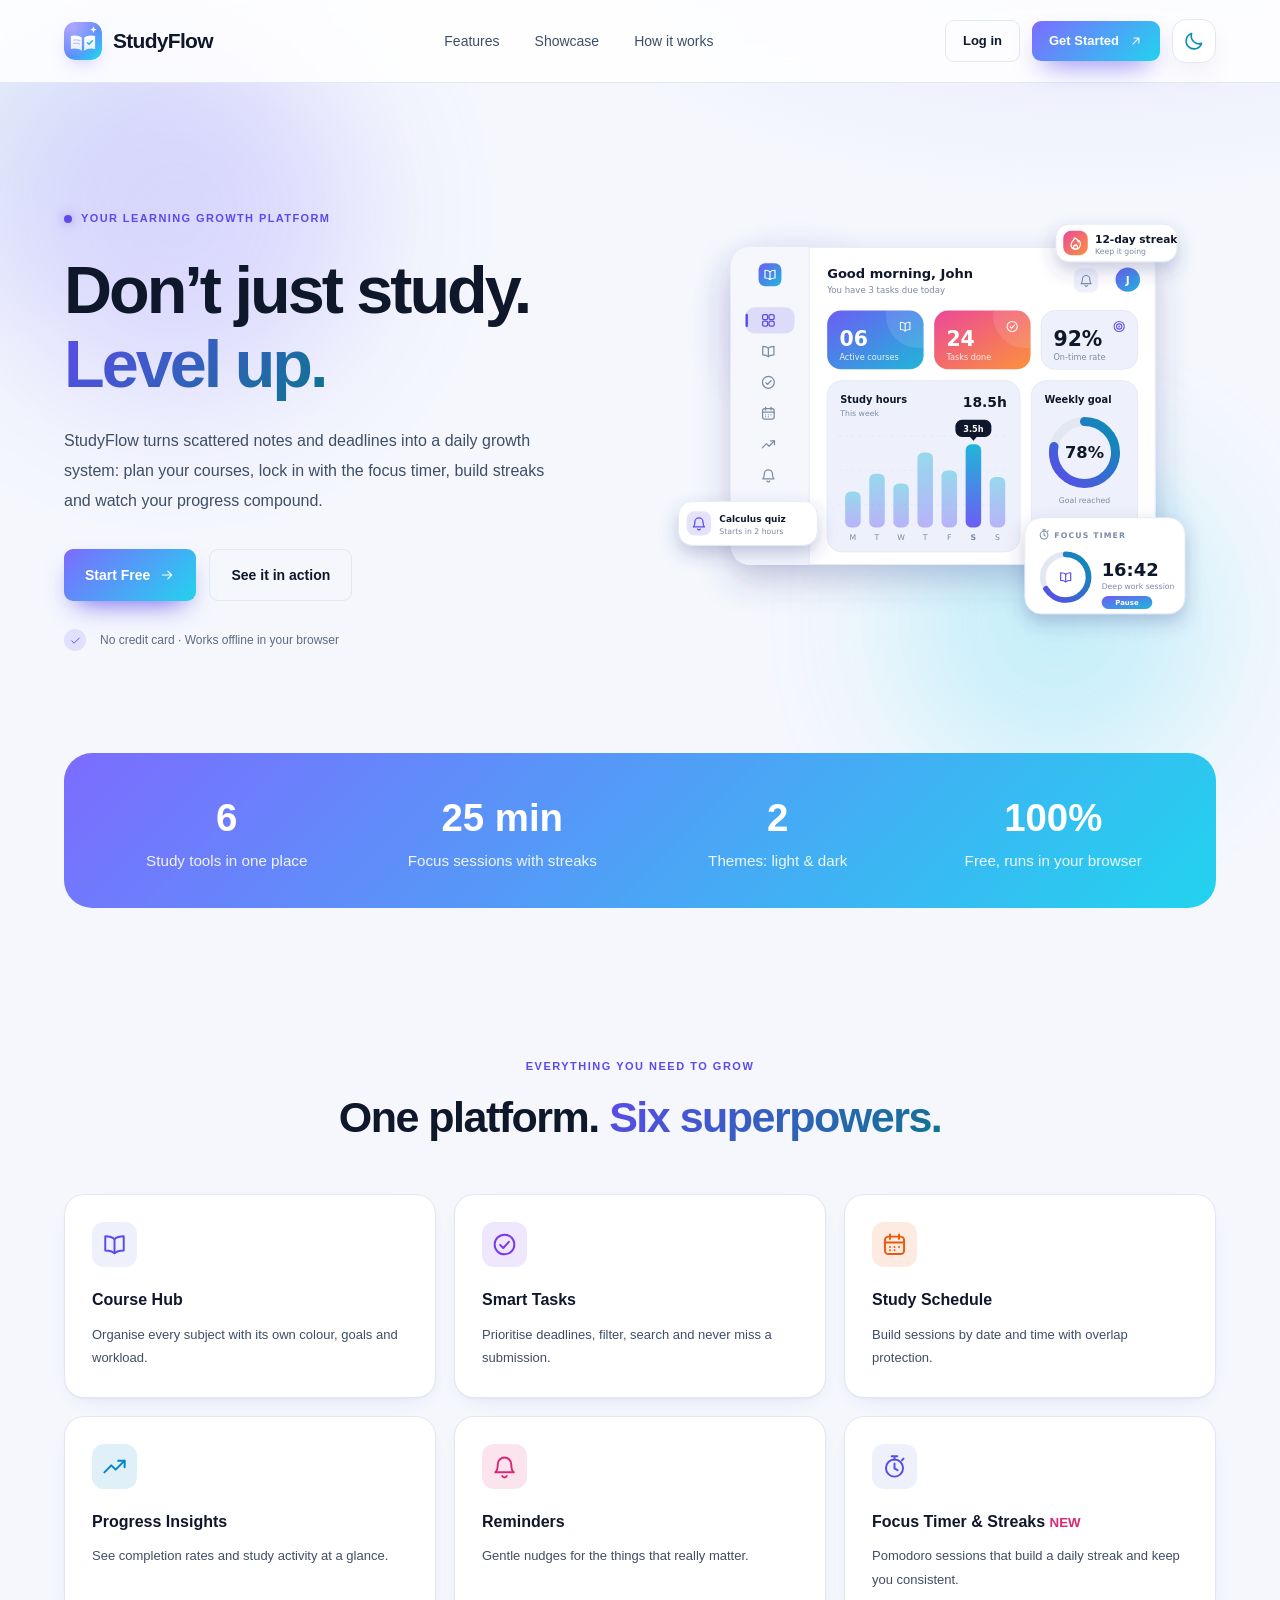
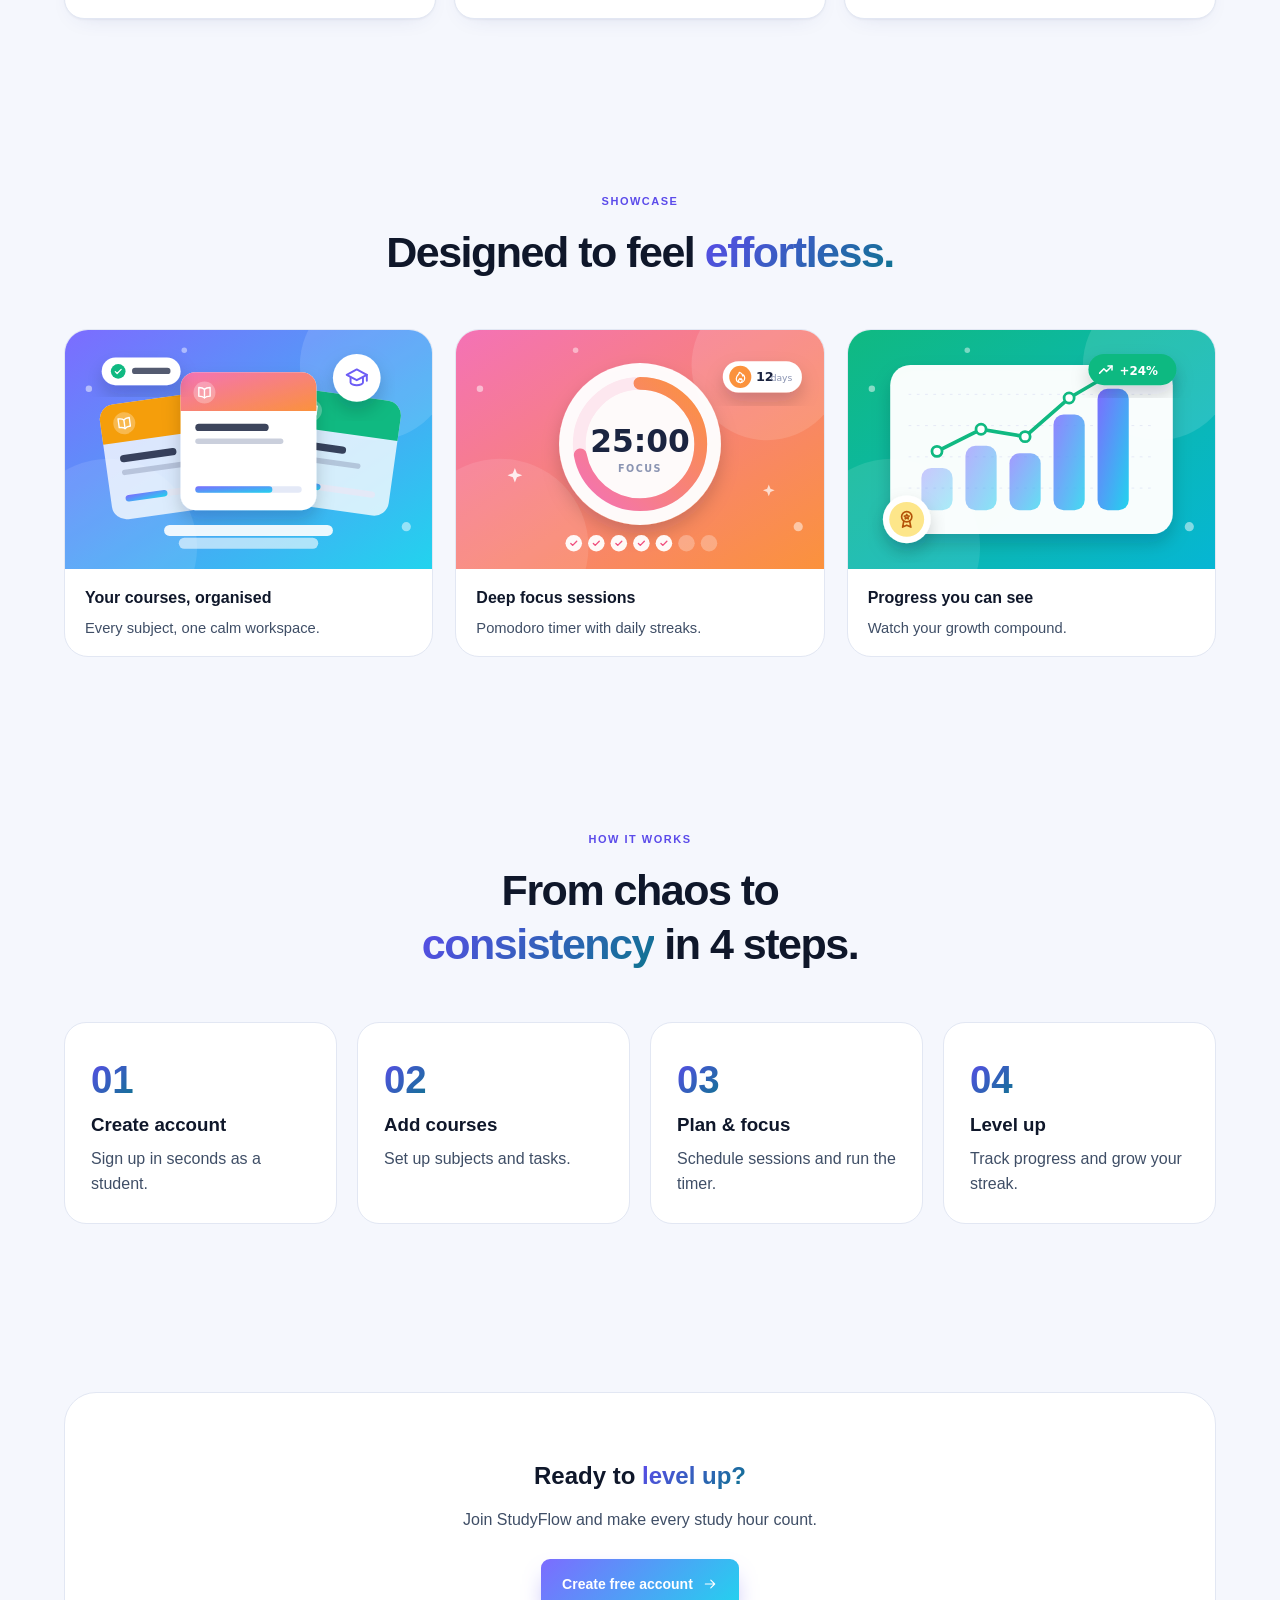
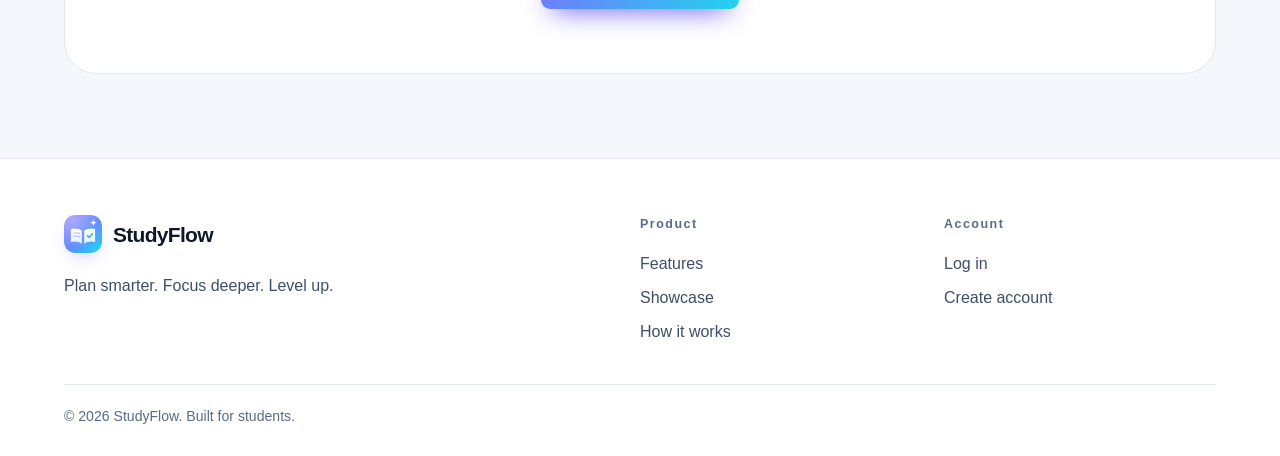
<file: index.html>
<!DOCTYPE html>
<html lang="en" data-theme="dark">
<head>
    <meta charset="UTF-8">
    <meta name="viewport" content="width=device-width, initial-scale=1.0">
    <meta name="description" content="StudyFlow is a learning growth platform: plan smarter, focus deeper and level up every day.">
    <link rel="icon" type="image/svg+xml" href="assets/logo/favicon.svg">
    <link rel="icon" type="image/png" sizes="32x32" href="assets/logo/favicon-32.png">
    <link rel="apple-touch-icon" sizes="180x180" href="assets/logo/apple-touch-icon.png">
    <meta name="theme-color" content="#5B4BEA">
    <meta property="og:type" content="website">
    <meta property="og:title" content="StudyFlow | Plan Smarter. Study Better.">
    <meta property="og:description" content="Courses, tasks, schedules, reminders and focus sessions in one place.">
    <meta property="og:image" content="assets/images/og-image.png">
    <meta name="twitter:card" content="summary_large_image">
    <title>StudyFlow | Plan. Focus. Level Up.</title>
    <link rel="stylesheet" href="css/style.css">
    <link rel="stylesheet" href="css/components.css">
    <link rel="stylesheet" href="css/responsive.css">
    <link rel="stylesheet" href="css/theme.css">
    <link rel="stylesheet" href="css/icons.css">
    <script src="js/theme.js"></script>
</head>
<body>
<header class="site-header">
    <nav class="navbar container">
        <a href="index.html" class="brand"><img class="brand-logo" src="assets/logo/logo-mark.svg" alt="" width="38" height="38"><span>StudyFlow</span></a>
        <div class="nav-links">
            <a href="#features">Features</a><a href="#gallery">Showcase</a><a href="#how">How it works</a>
        </div>
        <div class="nav-actions">
            <a href="pages/login.html" class="btn btn-outline">Log in</a>
            <a href="pages/register.html" class="btn btn-primary">Get Started <i class="icon i-arrow-up-right" aria-hidden="true"></i></a>
        </div>
    </nav>
</header>

<main>
<section class="hero container" style="position:relative">
    <span class="blob" style="width:380px;height:380px;background:#7C6CFF;top:-60px;left:-80px"></span>
    <span class="blob" style="width:320px;height:320px;background:#22D3EE;bottom:-40px;right:0"></span>
    <div class="hero-content">
        <div class="eyebrow"><span class="status-dot"></span>YOUR LEARNING GROWTH PLATFORM</div>
        <h1>Don’t just study.<br><span class="text-accent">Level up.</span></h1>
        <p class="hero-description">StudyFlow turns scattered notes and deadlines into a daily growth system: plan your courses, lock in with the focus timer, build streaks and watch your progress compound.</p>
        <div class="hero-actions">
            <a href="pages/register.html" class="btn btn-primary btn-large">Start Free <i class="icon i-arrow-right" aria-hidden="true"></i></a>
            <a href="#gallery" class="btn btn-ghost btn-large">See it in action</a>
        </div>
        <div class="hero-note"><span class="note-check"><i class="icon i-check" aria-hidden="true"></i></span> No credit card · Works offline in your browser</div>
    </div>

    <div class="hero-preview float">
        <div class="tilt">
        <img class="hero-art hero-art-dark" src="assets/illustrations/hero-dashboard-dark.svg" width="688" height="552" alt="StudyFlow dashboard preview showing courses, tasks, a weekly study chart, a streak badge and a focus timer">
            <img class="hero-art hero-art-light" src="assets/illustrations/hero-dashboard-light.svg" width="688" height="552" alt="" aria-hidden="true">
        </div>
    </div>
</section>

<section class="container" style="padding:10px 0 60px">
    <div class="stats-band">
        <div><strong data-count="6">0</strong><span>Study tools in one place</span></div>
        <div><strong data-count="25" data-suffix=" min">0</strong><span>Focus sessions with streaks</span></div>
        <div><strong data-count="2">0</strong><span>Themes: light &amp; dark</span></div>
        <div><strong data-count="100" data-suffix="%">0</strong><span>Free, runs in your browser</span></div>
    </div>
</section>

<section class="features-section section-padding" id="features">
    <div class="container">
        <div class="section-heading">
            <span class="section-label">EVERYTHING YOU NEED TO GROW</span>
            <h2>One platform. <span class="text-accent">Six superpowers.</span></h2>
        </div>
        <div class="feature-grid">
            <article class="feature-card"><div class="feature-icon mint"><i class="icon i-book-open" aria-hidden="true"></i></div><h3>Course Hub</h3><p>Organise every subject with its own colour, goals and workload.</p></article>
            <article class="feature-card"><div class="feature-icon purple"><i class="icon i-check-circle" aria-hidden="true"></i></div><h3>Smart Tasks</h3><p>Prioritise deadlines, filter, search and never miss a submission.</p></article>
            <article class="feature-card"><div class="feature-icon orange"><i class="icon i-calendar" aria-hidden="true"></i></div><h3>Study Schedule</h3><p>Build sessions by date and time with overlap protection.</p></article>
            <article class="feature-card"><div class="feature-icon blue"><i class="icon i-trending-up" aria-hidden="true"></i></div><h3>Progress Insights</h3><p>See completion rates and study activity at a glance.</p></article>
            <article class="feature-card"><div class="feature-icon pink"><i class="icon i-bell" aria-hidden="true"></i></div><h3>Reminders</h3><p>Gentle nudges for the things that really matter.</p></article>
            <article class="feature-card"><div class="feature-icon mint"><i class="icon i-timer" aria-hidden="true"></i></div><h3>Focus Timer &amp; Streaks <small style="color:var(--accent-3)">NEW</small></h3><p>Pomodoro sessions that build a daily streak and keep you consistent.</p></article>
        </div>
    </div>
</section>

<section class="section-padding" id="gallery">
    <div class="container">
        <div class="section-heading">
            <span class="section-label">SHOWCASE</span>
            <h2>Designed to feel <span class="text-accent">effortless.</span></h2>
        </div>
        <div class="gallery">
            <figure>
                <img src="assets/illustrations/showcase-courses.svg" width="400" height="260" loading="lazy" alt="Illustration of course cards with progress bars and a graduation cap">
                <figcaption><strong>Your courses, organised</strong><span>Every subject, one calm workspace.</span></figcaption>
            </figure>
            <figure>
                <img src="assets/illustrations/showcase-focus.svg" width="400" height="260" loading="lazy" alt="Illustration of a 25 minute focus timer with a streak badge">
                <figcaption><strong>Deep focus sessions</strong><span>Pomodoro timer with daily streaks.</span></figcaption>
            </figure>
            <figure>
                <img src="assets/illustrations/showcase-progress.svg" width="400" height="260" loading="lazy" alt="Illustration of a rising progress chart with a trophy badge">
                <figcaption><strong>Progress you can see</strong><span>Watch your growth compound.</span></figcaption>
            </figure>
        </div>
    </div>
</section>

<section class="section-padding" id="how">
    <div class="container">
        <div class="section-heading">
            <span class="section-label">HOW IT WORKS</span>
            <h2>From chaos to <span class="text-accent">consistency</span> in 4 steps.</h2>
        </div>
        <div class="steps">
            <div><h3>Create account</h3><p>Sign up in seconds as a student.</p></div>
            <div><h3>Add courses</h3><p>Set up subjects and tasks.</p></div>
            <div><h3>Plan &amp; focus</h3><p>Schedule sessions and run the timer.</p></div>
            <div><h3>Level up</h3><p>Track progress and grow your streak.</p></div>
        </div>
    </div>
</section>

<section class="container section-padding">
    <div class="cta-box">
        <span class="blob" style="width:300px;height:300px;background:#7C6CFF;top:-100px;left:-60px"></span>
        <h2>Ready to <span class="text-accent">level up?</span></h2>
        <p style="color:var(--text-secondary);margin:12px 0 26px">Join StudyFlow and make every study hour count.</p>
        <a href="pages/register.html" class="btn btn-primary btn-large">Create free account <i class="icon i-arrow-right" aria-hidden="true"></i></a>
    </div>
</section>
</main>

<footer class="site-footer">
    <div class="container footer-grid">
        <div><a href="index.html" class="brand"><img class="brand-logo" src="assets/logo/logo-mark.svg" alt="" width="38" height="38"><span>StudyFlow</span></a>
            <p>Plan smarter. Focus deeper. Level up.</p></div>
        <div><h4>Product</h4><a href="#features">Features</a><a href="#gallery">Showcase</a><a href="#how">How it works</a></div>
        <div><h4>Account</h4><a href="pages/login.html">Log in</a><a href="pages/register.html">Create account</a></div>
    </div>
    <div class="container footer-bottom">© 2026 StudyFlow. Built for students.</div>
</footer>
</body>
</html>
</file>
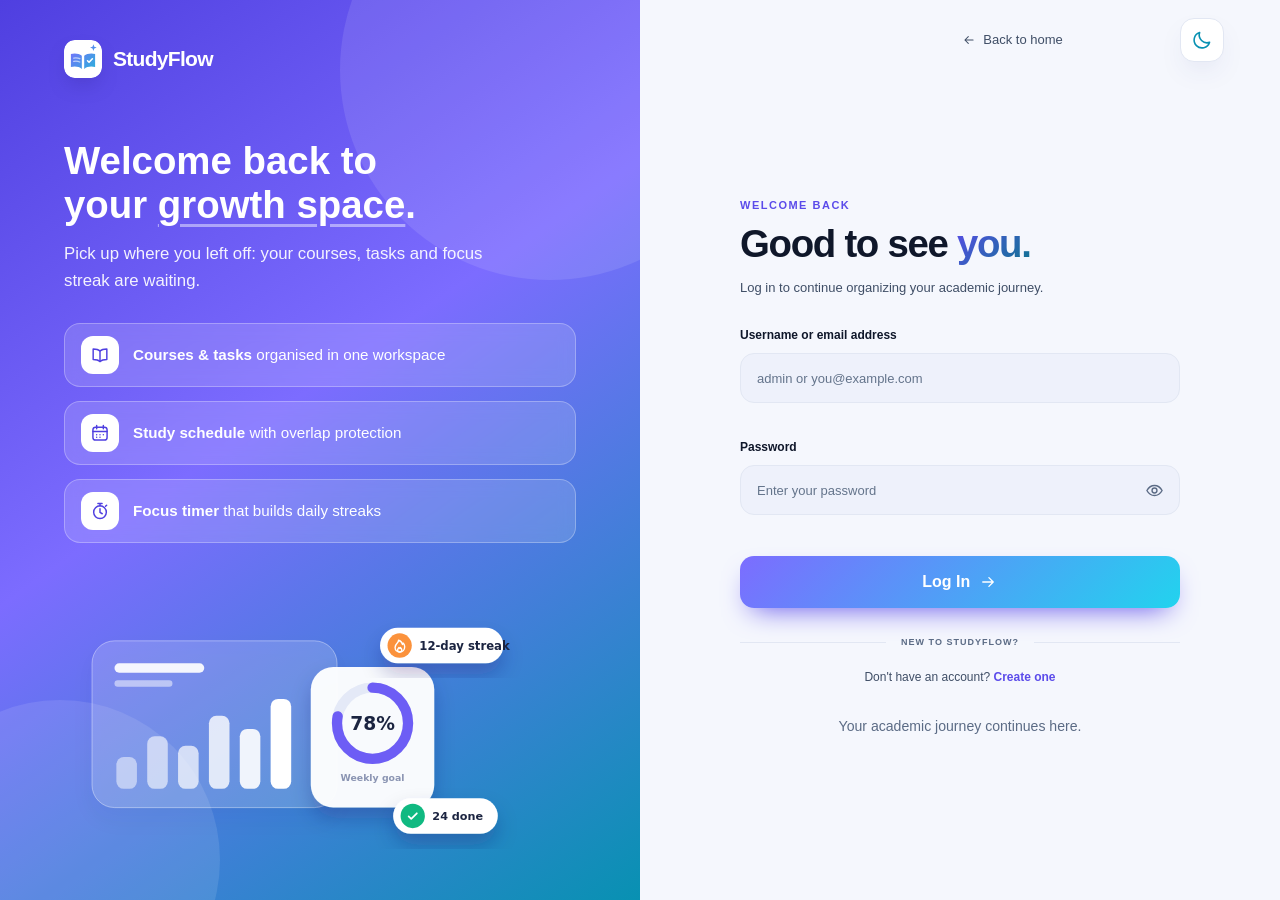
<file: pages/admin-dashboard.html>
<!DOCTYPE html>
<html lang="en">
<head>
    <meta charset="UTF-8">
    <meta name="viewport" content="width=device-width, initial-scale=1.0">
    <meta name="description" content="StudyFlow administrator dashboard.">
    <link rel="icon" type="image/svg+xml" href="../assets/logo/favicon.svg">
    <link rel="icon" type="image/png" sizes="32x32" href="../assets/logo/favicon-32.png">
    <link rel="apple-touch-icon" sizes="180x180" href="../assets/logo/apple-touch-icon.png">
    <meta name="theme-color" content="#5B4BEA">
    <title>Admin Dashboard | StudyFlow</title>

    <link rel="stylesheet" href="../css/style.css">
    <link rel="stylesheet" href="../css/components.css">
    <link rel="stylesheet" href="../css/dashboard.css">
    <link rel="stylesheet" href="../css/responsive.css">

    <link rel="stylesheet" href="../css/theme.css">
    <link rel="stylesheet" href="../css/icons.css">
    <script src="../js/theme.js"></script>
</head>

<body class="courses-page admin-page">
    <div class="dashboard-layout">

    <aside class="sidebar">
        <a href="../index.html" class="sidebar-brand">
            <img class="brand-logo" src="../assets/logo/logo-mark.svg" alt="" width="35" height="35">
            <span>StudyFlow</span>
        </a>

        <div class="sidebar-section-label">ADMINISTRATION</div>

        <nav class="sidebar-nav">
            <a href="admin-dashboard.html" class="sidebar-link active">
                <span class="nav-icon"><i class="icon i-dashboard" aria-hidden="true"></i></span>Overview
            </a>
            <a href="#student-management" class="sidebar-link">
                <span class="nav-icon"><i class="icon i-users" aria-hidden="true"></i></span>Students
            </a>
            <a href="../index.html" class="sidebar-link">
                <span class="nav-icon"><i class="icon i-home" aria-hidden="true"></i></span>View Website
            </a>
        </nav>

        <div class="sidebar-bottom">
            <div class="sidebar-user">
                <div class="user-avatar" id="admin-avatar">A</div>
                <div class="sidebar-user-info">
                    <strong id="admin-name">Administrator</strong>
                    <span>Admin account</span>
                </div>
            </div>

            <button type="button" class="sidebar-logout" id="admin-logout">
                <i class="icon i-log-out" aria-hidden="true"></i>
                    <span>Log out</span>
            </button>
        </div>
    </aside>

    <main class="dashboard-main">
        <header class="dashboard-topbar">
            <div>
                <p class="topbar-label">STUDYFLOW ADMINISTRATION</p>
                <h1>Admin Dashboard</h1>
            </div>

            <span class="admin-role-badge">
                <span></span> Administrator
            </span>
        </header>

        <section class="admin-intro">
            <div>
                <h2>Platform Overview</h2>
                <p>Monitor student accounts and overall StudyFlow activity.</p>
            </div>
            <span class="admin-date" id="admin-current-date"></span>
        </section>

        <section class="admin-stat-grid">
            <article class="admin-stat-card">
                <div class="admin-stat-top">
                    <span class="admin-stat-icon mint"><i class="icon i-users" aria-hidden="true"></i></span>
                    <span class="admin-stat-caption">Registered users</span>
                </div>
                <strong id="admin-total-students">0</strong>
                <p>Total student accounts</p>
            </article>

            <article class="admin-stat-card">
                <div class="admin-stat-top">
                    <span class="admin-stat-icon purple"><i class="icon i-book-open" aria-hidden="true"></i></span>
                    <span class="admin-stat-caption">Courses</span>
                </div>
                <strong id="admin-total-courses">0</strong>
                <p>Courses created by students</p>
            </article>

            <article class="admin-stat-card">
                <div class="admin-stat-top">
                    <span class="admin-stat-icon orange"><i class="icon i-check-circle" aria-hidden="true"></i></span>
                    <span class="admin-stat-caption">Tasks</span>
                </div>
                <strong id="admin-total-tasks">0</strong>
                <p>Academic tasks created</p>
            </article>

            <article class="admin-stat-card">
                <div class="admin-stat-top">
                    <span class="admin-stat-icon blue"><i class="icon i-clock" aria-hidden="true"></i></span>
                    <span class="admin-stat-caption">Study sessions</span>
                </div>
                <strong id="admin-total-sessions">0</strong>
                <p>Planned and completed sessions</p>
            </article>
        </section>


        <section class="admin-summary-grid">
            <article class="admin-panel admin-account-summary">
                <div class="admin-panel-heading">
                    <div>
                        <h3>Student Accounts</h3>
                        <p>Current account status</p>
                    </div>
                </div>

                <div class="admin-account-stats">
                    <div>
                        <span class="admin-summary-dot active-dot"></span>
                        <div>
                            <strong id="admin-active-students">0</strong>
                            <span>Active students</span>
                        </div>
                    </div>

                    <div>
                        <span class="admin-summary-dot inactive-dot"></span>
                        <div>
                            <strong id="admin-inactive-students">0</strong>
                            <span>Deactivated students</span>
                        </div>
                    </div>
                </div>
            </article>

            <article class="admin-panel admin-registration-summary">
                <div class="admin-panel-heading">
                    <div>
                        <h3>Recent Registrations</h3>
                        <p>Latest student accounts</p>
                    </div>
                </div>

                <div id="admin-recent-students" class="admin-recent-list"></div>

                <p id="admin-recent-empty" class="admin-empty-message" hidden>
                    No student registrations yet.
                </p>
            </article>
        </section>


        <section class="admin-panel admin-students-panel" id="student-management">
            <div class="admin-panel-heading admin-students-heading">
                <div>
                    <h3>Student Management</h3>
                    <p>View, search, and manage student accounts.</p>
                </div>

                <span class="admin-student-count" id="admin-student-count">
                    0 students
                </span>
            </div>

            <div class="admin-student-controls">
                <div class="admin-search-box">
                    <span><i class="icon i-search" aria-hidden="true"></i></span>
                    <input
                        type="search"
                        id="admin-student-search"
                        placeholder="Search by name or email..."
                        aria-label="Search students"
                    >
                </div>

                <select id="admin-status-filter" aria-label="Filter students by status">
                    <option value="all">All students</option>
                    <option value="active">Active</option>
                    <option value="inactive">Deactivated</option>
                </select>
            </div>

            <div class="admin-table-wrapper">
                <table class="admin-student-table">
                    <thead>
                        <tr>
                            <th>Student</th>
                            <th>Email address</th>
                            <th>Registered</th>
                            <th>Account status</th>
                            <th>Action</th>
                        </tr>
                    </thead>

                    <tbody id="admin-student-table-body"></tbody>
                </table>
            </div>

            <div id="admin-student-empty" class="admin-empty-state" hidden>
                <div class="admin-empty-icon"><i class="icon i-users" aria-hidden="true"></i></div>
                <h3>No students found</h3>
                <p>Try changing your search or status filter.</p>
            </div>

        </section>

        <footer class="admin-page-footer">
            <span>StudyFlow Administration</span>
            <span>Academic management prototype</span>
        </footer>

    </main>
</div>
    <script src="../js/storage.js" defer></script>
    <script src="../js/admin.js" defer></script>

</body>
</html>
</file>
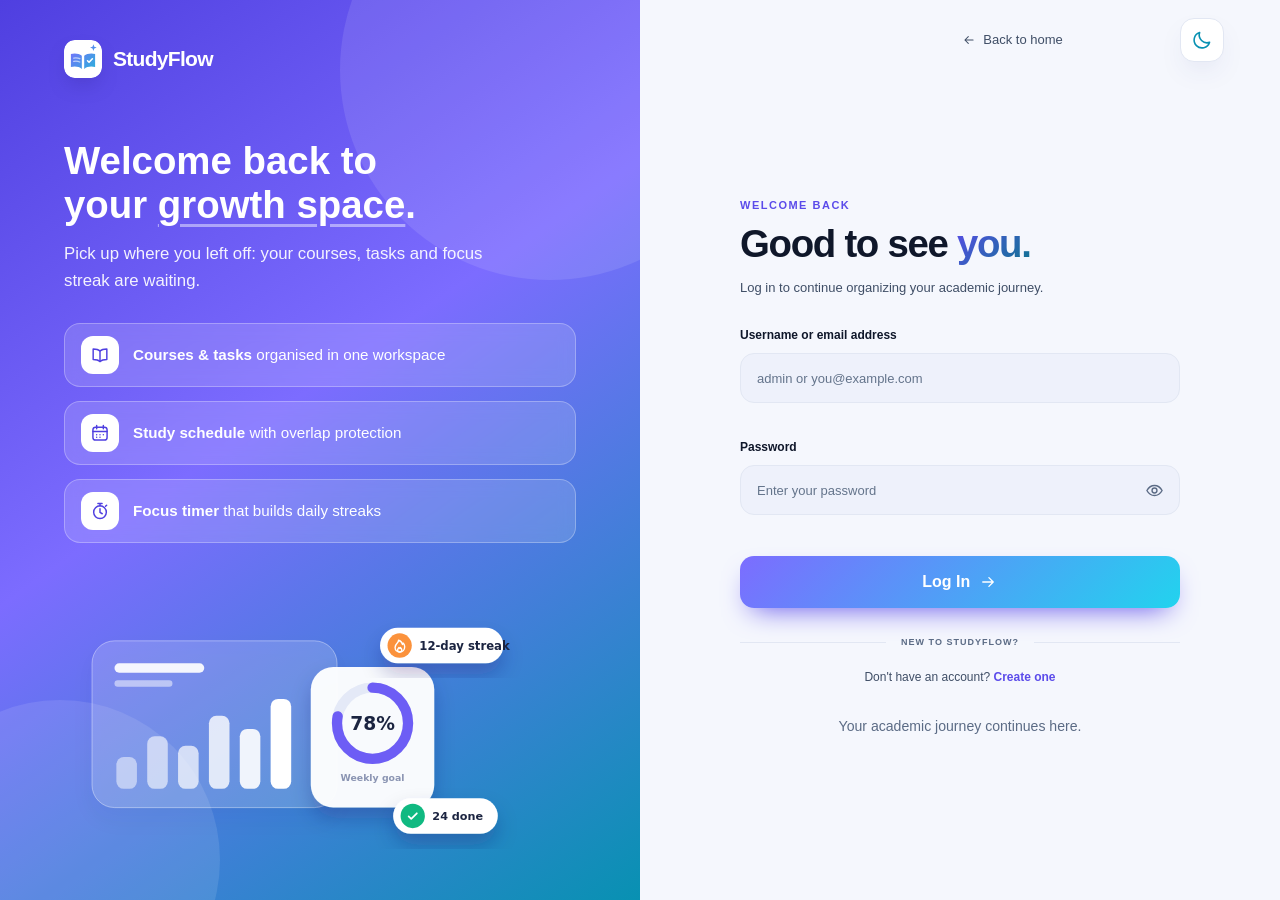
<file: pages/courses.html>
<!DOCTYPE html>
<html lang="en">
<head>
    <meta charset="UTF-8">
    <meta name="viewport" content="width=device-width, initial-scale=1.0">
    <link rel="icon" type="image/svg+xml" href="../assets/logo/favicon.svg">
    <link rel="icon" type="image/png" sizes="32x32" href="../assets/logo/favicon-32.png">
    <link rel="apple-touch-icon" sizes="180x180" href="../assets/logo/apple-touch-icon.png">
    <meta name="theme-color" content="#5B4BEA">
    <title>My Courses | StudyFlow</title>

    <link rel="stylesheet" href="../css/style.css">
    <link rel="stylesheet" href="../css/components.css">
    <link rel="stylesheet" href="../css/dashboard.css">
    <link rel="stylesheet" href="../css/responsive.css">
    <link rel="stylesheet" href="../css/theme.css">
    <link rel="stylesheet" href="../css/icons.css">
    <script src="../js/theme.js"></script>
</head>
<body class="courses-page">

    <div class="dashboard-layout">
        <aside class="sidebar" id="sidebar">
            <a href="../index.html" class="sidebar-brand">
                <img class="brand-logo" src="../assets/logo/logo-mark.svg" alt="" width="35" height="35">
                <span>StudyFlow</span>
            </a>

            <div class="sidebar-section-label">WORKSPACE</div>

            <nav class="sidebar-nav">
                <a href="dashboard.html" class="sidebar-link">
                    <span class="nav-icon"><i class="icon i-dashboard" aria-hidden="true"></i></span>
                    Dashboard
                </a>
                <a href="courses.html" class="sidebar-link active">
                    <span class="nav-icon"><i class="icon i-book-open" aria-hidden="true"></i></span>
                    My Courses
                </a>
                <a href="tasks.html" class="sidebar-link">
                    <span class="nav-icon"><i class="icon i-check-circle" aria-hidden="true"></i></span>
                    Tasks
                </a>
                <a href="schedule.html" class="sidebar-link">
                    <span class="nav-icon"><i class="icon i-calendar" aria-hidden="true"></i></span>
                    Study Schedule
                </a>
                <a href="progress.html" class="sidebar-link">
                    <span class="nav-icon"><i class="icon i-trending-up" aria-hidden="true"></i></span>
                    Progress
                </a>
                <a href="reminders.html" class="sidebar-link">
                    <span class="nav-icon"><i class="icon i-bell" aria-hidden="true"></i></span>
                    Reminders
                </a>
            </nav>

            <div class="sidebar-bottom">
                <div class="sidebar-user">
                    <div class="user-avatar" id="user-avatar">S</div>
                    <div class="sidebar-user-info">
                        <strong id="sidebar-user-name">Student</strong>
                        <span>Student account</span>
                    </div>
                </div>
                <button type="button" class="sidebar-logout" id="logout-button">
                    <i class="icon i-log-out" aria-hidden="true"></i>
                    <span>Log out</span>
                </button>
            </div>
        </aside>

        <main class="dashboard-main">

            <header class="dashboard-topbar">
                <div>
                    <p class="topbar-label">STUDENT WORKSPACE</p>
                    <h1>My Courses</h1>
                </div>
                <button type="button" class="btn btn-primary" id="add-course-button">
                    <i class="icon i-plus" aria-hidden="true"></i> Add course
                </button>
            </header>

            <section class="courses-intro">
                <div>
                    <h2>Manage your learning</h2>
                    <p>Organize your subjects and keep your semester on track.</p>
                </div>
            </section>

            <section class="course-stat-grid">
                <article class="course-stat-card">
                    <span class="course-stat-label">TOTAL COURSES</span>
                    <strong id="total-courses">0</strong>
                    <span class="course-stat-note">Courses you're taking</span>
                </article>

                <article class="course-stat-card">
                    <span class="course-stat-label">TOTAL CREDITS</span>
                    <strong id="total-credits">0</strong>
                    <span class="course-stat-note">Combined course credits</span>
                </article>
            </section>

            <section class="course-form-panel" id="course-form-panel" hidden>
                <div class="course-form-heading">
                    <div>
                        <h2 id="course-form-title">Add a new course</h2>
                        <p>Enter the details of your course below.</p>
                    </div>
                    <button type="button" class="icon-button" id="close-course-form"
                            aria-label="Close form"><i class="icon i-x" aria-hidden="true"></i></button>
                </div>

                <form id="course-form">
                    <input type="hidden" id="course-id">

                    <div class="course-form-grid">
                        <div class="form-field">
                            <label for="course-name">Course name *</label>
                            <input type="text" id="course-name"
                                    placeholder="e.g. Data Structures and Algorithms"
                                    maxlength="100" required>
                        </div>

                        <div class="form-field">
                            <label for="course-code">Course code *</label>
                            <input type="text" id="course-code"
                                    placeholder="e.g. SENG 2041"
                                    maxlength="30" required>
                        </div>

                        <div class="form-field">
                            <label for="course-instructor">Instructor</label>
                            <input type="text" id="course-instructor"
                                    placeholder="Instructor's name" maxlength="100">
                        </div>

                        <div class="form-field">
                            <label for="course-credits">Credit hours</label>
                            <input type="number" id="course-credits"
                                    min="0" max="30" step="1" value="3">
                        </div>

                        <div class="form-field form-field-full">
                            <label for="course-description">Description</label>
                            <textarea id="course-description" rows="3"
                                        maxlength="500"
                                        placeholder="A short description of this course..."></textarea>
                        </div>
                    </div>

                    <p class="course-form-message" id="course-form-message"
                        role="alert"></p>

                    <div class="course-form-actions">
                        <button type="button" class="btn btn-ghost"
                                id="cancel-course-form">Cancel</button>
                        <button type="submit" class="btn btn-primary"
                                id="save-course-button">Save course</button>
                    </div>
                </form>
            </section>

            <section class="courses-list-section">
                <div class="courses-list-heading">
                    <div>
                        <h2>Your courses</h2>
                        <p id="courses-count-label">0 courses added</p>
                    </div>

                    <div class="course-search">
                        <span><i class="icon i-search" aria-hidden="true"></i></span>
                        <input type="search" id="course-search"
                                placeholder="Search courses..."
                                aria-label="Search courses">
                    </div>
                </div>

                <div class="course-grid" id="course-grid"></div>

                <div class="courses-empty-state" id="courses-empty-state">
                    <div class="empty-state-icon"><i class="icon i-book-open" aria-hidden="true"></i></div>
                    <h3>No courses yet</h3>
                    <p>Add your first course to start organizing your studies.</p>
                    <button type="button" class="btn btn-primary"
                            id="empty-add-course-button"><i class="icon i-plus" aria-hidden="true"></i> Add your first course</button>
                </div>
            </section>

        </main>
    </div>

    <script src="../js/storage.js" defer></script>
    <script src="../js/courses.js" defer></script>
</body>
</html>
</file>
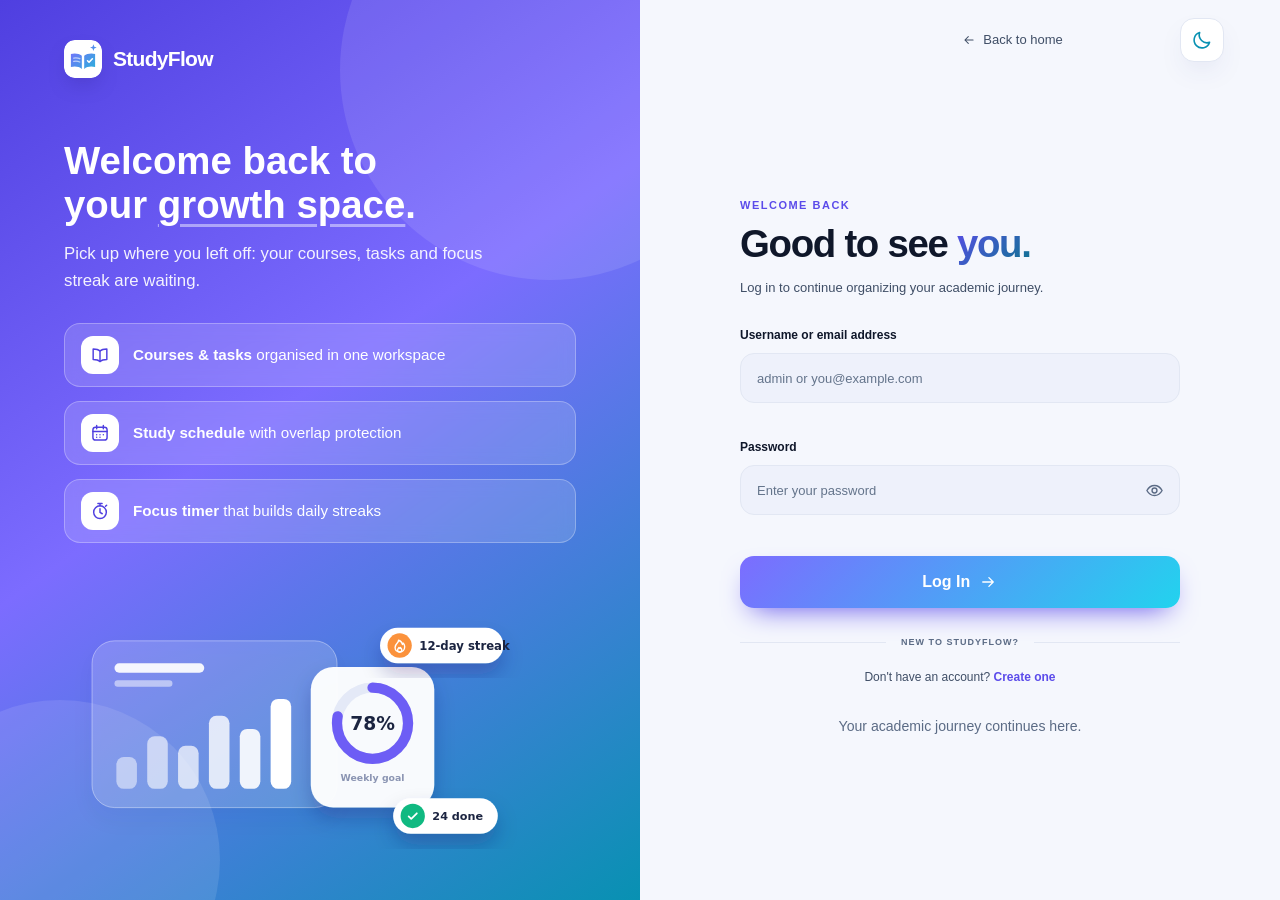
<file: pages/dashboard.html>
<!DOCTYPE html>
<html lang="en">
<head>
    <meta charset="UTF-8">
    <meta name="viewport" content="width=device-width, initial-scale=1.0">
    <meta name="description" content="Your personal StudyFlow student dashboard.">
    <link rel="icon" type="image/svg+xml" href="../assets/logo/favicon.svg">
    <link rel="icon" type="image/png" sizes="32x32" href="../assets/logo/favicon-32.png">
    <link rel="apple-touch-icon" sizes="180x180" href="../assets/logo/apple-touch-icon.png">
    <meta name="theme-color" content="#5B4BEA">
    <title>Dashboard | StudyFlow</title>

    <link rel="stylesheet" href="../css/style.css">
    <link rel="stylesheet" href="../css/components.css">
    <link rel="stylesheet" href="../css/dashboard.css">
    <link rel="stylesheet" href="../css/responsive.css">

    <script src="../js/storage.js" defer></script>
    <script src="../js/dashboard.js" defer></script>
    <link rel="stylesheet" href="../css/theme.css">
    <link rel="stylesheet" href="../css/icons.css">
    <script src="../js/theme.js"></script>
</head>
<body class="dashboard-body">

    <div class="dashboard-layout">

        <aside class="sidebar" id="sidebar">
            <a href="../index.html" class="sidebar-brand">
                <img class="brand-logo" src="../assets/logo/logo-mark.svg" alt="" width="35" height="35">
                <span>Study<span class="brand-accent">Flow</span></span>
            </a>

            <div class="sidebar-section">
                <p class="sidebar-label">WORKSPACE</p>

                <nav class="sidebar-nav">
                    <a href="dashboard.html" class="nav-link active">
                        <span class="nav-icon"><i class="icon i-dashboard" aria-hidden="true"></i></span>
                        <span>Dashboard</span>
                    </a>

                    <a href="courses.html" class="nav-link">
                        <span class="nav-icon"><i class="icon i-book-open" aria-hidden="true"></i></span>
                        <span>My Courses</span>
                    </a>

                    <a href="tasks.html" class="nav-link">
                        <span class="nav-icon"><i class="icon i-check-circle" aria-hidden="true"></i></span>
                        <span>Tasks & Deadlines</span>
                    </a>

                    <a href="schedule.html" class="nav-link">
                        <span class="nav-icon"><i class="icon i-calendar" aria-hidden="true"></i></span>
                        <span>Study Schedule</span>
                    </a>

                    <a href="progress.html" class="nav-link">
                        <span class="nav-icon"><i class="icon i-trending-up" aria-hidden="true"></i></span>
                        <span>My Progress</span>
                    </a>

                    <a href="reminders.html" class="nav-link">
                        <span class="nav-icon"><i class="icon i-bell" aria-hidden="true"></i></span>
                        <span>Reminders</span>
                    </a>
                </nav>
            </div>

            <div class="sidebar-bottom">
                <div class="sidebar-help">
                    <div class="help-icon"><i class="icon i-sparkles" aria-hidden="true"></i></div>
                    <h3>Stay consistent!</h3>
                    <p>Small study sessions can lead to big achievements.</p>
                </div>

                <button class="logout-button" id="logout-button" type="button">
                    <span class="nav-icon"><i class="icon i-log-out" aria-hidden="true"></i></span>
                    <span>Log out</span>
                </button>
            </div>
        </aside>


        <main class="dashboard-main">

            <header class="dashboard-topbar">
                <div class="topbar-left">
                    <button class="menu-toggle" id="menu-toggle"
                            type="button" aria-label="Toggle navigation">
                        <i class="icon i-menu" aria-hidden="true"></i>
                    </button>

                    <div>
                        <p class="topbar-eyebrow">STUDENT WORKSPACE</p>
                        <p class="topbar-date" id="current-date">Loading date...</p>
                    </div>
                </div>

                <div class="topbar-right">
                    <a href="reminders.html" class="notification-button"
                        aria-label="View reminders"><i class="icon i-bell" aria-hidden="true"></i></a>

                    <div class="profile-mini">
                        <div class="profile-avatar" id="profile-avatar">S</div>
                        <div class="profile-info">
                            <strong id="profile-name">Student</strong>
                            <span>Student account</span>
                        </div>
                    </div>
                </div>
            </header>

            <div class="dashboard-content">

                <section class="welcome-section">
                    <div>
                        <p class="section-eyebrow">YOUR LEARNING SPACE</p>
                        <h1>Welcome back, <span id="welcome-name">Student</span>!</h1>
                        <p class="welcome-description">
                            Ready to make progress? Let's organize your learning today.
                        </p>
                    </div>

                    <div class="welcome-decoration">
                        <span class="decoration-star"><i class="icon i-sparkles" aria-hidden="true"></i></span>
                        <span class="decoration-circle"></span>
                        <span class="decoration-line"></span>
                    </div>
                </section>


                <section class="overview-section">
                    <div class="section-heading">
                        <div>
                            <h2>Your Overview</h2>
                            <p>A quick look at your study activity.</p>
                        </div>
                    </div>

                    <div class="stats-grid">

                        <article class="stat-card">
                            <div class="stat-top">
                                <span class="stat-icon mint"><i class="icon i-book-open" aria-hidden="true"></i></span>
                                <span class="stat-caption">LEARNING</span>
                            </div>
                            <h3 id="total-courses">0</h3>
                            <p>Active Courses</p>
                            <span class="stat-note">Courses you're studying</span>
                        </article>

                        <article class="stat-card">
                            <div class="stat-top">
                                <span class="stat-icon purple"><i class="icon i-check-circle" aria-hidden="true"></i></span>
                                <span class="stat-caption">YOUR WORK</span>
                            </div>
                            <h3 id="total-tasks">0</h3>
                            <p>Total Tasks</p>
                            <span class="stat-note">Tasks you've created</span>
                        </article>

                        <article class="stat-card">
                            <div class="stat-top">
                                <span class="stat-icon orange"><i class="icon i-award" aria-hidden="true"></i></span>
                                <span class="stat-caption">ACHIEVEMENT</span>
                            </div>
                            <h3 id="completed-tasks">0</h3>
                            <p>Completed Tasks</p>
                            <span class="stat-note">Tasks you've finished</span>
                        </article>

                        <article class="stat-card">
                            <div class="stat-top">
                                <span class="stat-icon blue"><i class="icon i-clock" aria-hidden="true"></i></span>
                                <span class="stat-caption">STUDY TIME</span>
                            </div>
                            <h3 id="study-hours">0h</h3>
                            <p>Study Hours</p>
                            <span class="stat-note">Recorded study time</span>
                        </article>

                    </div>
                </section>

                <div class="dashboard-grid">

                    <section class="dashboard-panel today-panel">
                        <div class="panel-heading">
                            <div>
                                <h2>Today's Study Tasks</h2>
                                <p>Keep your focus on what matters.</p>
                            </div>
                            <a href="tasks.html" class="panel-link">View all <i class="icon i-arrow-right" aria-hidden="true"></i></a>
                        </div>

                        <div class="empty-state" id="today-empty">
                            <div class="empty-state-icon"><i class="icon i-check-circle" aria-hidden="true"></i></div>
                            <h3>No tasks for today</h3>
                            <p>Your daily study tasks will appear here.</p>
                            <a href="tasks.html" class="btn btn-primary">
                                <i class="icon i-plus" aria-hidden="true"></i> Add a task
                            </a>
                        </div>

                        <div class="task-list" id="today-task-list"></div>
                    </section>

                    <section class="dashboard-panel deadlines-panel">
                        <div class="panel-heading">
                            <div>
                                <h2>Upcoming Deadlines</h2>
                                <p>Stay ahead of your assignments.</p>
                            </div>
                            <a href="tasks.html" class="panel-link">View all <i class="icon i-arrow-right" aria-hidden="true"></i></a>
                        </div>

                        <div class="empty-state compact-empty" id="deadlines-empty">
                            <div class="empty-state-icon"><i class="icon i-clock" aria-hidden="true"></i></div>
                            <h3>No upcoming deadlines</h3>
                            <p>You're all clear for now.</p>
                        </div>

                        <div class="deadline-list" id="deadline-list"></div>
                    </section>

                    <section class="dashboard-panel progress-panel">
                        <div class="panel-heading">
                            <div>
                                <h2>Weekly Study Activity</h2>
                                <p>Your study consistency this week.</p>
                            </div>
                            <a href="progress.html" class="panel-link">Details <i class="icon i-arrow-right" aria-hidden="true"></i></a>
                        </div>

                        <div class="weekly-summary">
                            <div>
                                <h3 id="weekly-hours">0h</h3>
                                <span>Hours studied this week</span>
                            </div>
                            <span class="weekly-badge">THIS WEEK</span>
                        </div>

                        <div class="weekly-chart" id="weekly-chart">
                            <div class="chart-column">
                                <div class="chart-track"><span style="height:0%"></span></div>
                                <span>Mon</span>
                            </div>
                            <div class="chart-column">
                                <div class="chart-track"><span style="height:0%"></span></div>
                                <span>Tue</span>
                            </div>
                            <div class="chart-column">
                                <div class="chart-track"><span style="height:0%"></span></div>
                                <span>Wed</span>
                            </div>
                            <div class="chart-column">
                                <div class="chart-track"><span style="height:0%"></span></div>
                                <span>Thu</span>
                            </div>
                            <div class="chart-column">
                                <div class="chart-track"><span style="height:0%"></span></div>
                                <span>Fri</span>
                            </div>
                            <div class="chart-column">
                                <div class="chart-track"><span style="height:0%"></span></div>
                                <span>Sat</span>
                            </div>
                            <div class="chart-column">
                                <div class="chart-track"><span style="height:0%"></span></div>
                                <span>Sun</span>
                            </div>
                        </div>
                    </section>

                    <section class="dashboard-panel quick-panel">
                        <div class="panel-heading">
                            <div>
                                <h2>Quick Actions</h2>
                                <p>Jump straight into your next activity.</p>
                            </div>
                        </div>

                        <div class="quick-actions">
                            <a href="courses.html" class="quick-action">
                                <span class="quick-action-icon mint"><i class="icon i-plus" aria-hidden="true"></i></span>
                                <span>
                                    <strong>Add a Course</strong>
                                    <small>Organize your subjects</small>
                                </span>
                                <span class="quick-arrow"><i class="icon i-arrow-right" aria-hidden="true"></i></span>
                            </a>

                            <a href="tasks.html" class="quick-action">
                                <span class="quick-action-icon purple"><i class="icon i-check-circle" aria-hidden="true"></i></span>
                                <span>
                                    <strong>Create a Task</strong>
                                    <small>Track your assignments</small>
                                </span>
                                <span class="quick-arrow"><i class="icon i-arrow-right" aria-hidden="true"></i></span>
                            </a>

                            <a href="schedule.html" class="quick-action">
                                <span class="quick-action-icon orange"><i class="icon i-calendar" aria-hidden="true"></i></span>
                                <span>
                                    <strong>Plan Study Time</strong>
                                    <small>Build your study routine</small>
                                </span>
                                <span class="quick-arrow"><i class="icon i-arrow-right" aria-hidden="true"></i></span>
                            </a>
                        </div>
                    </section>

                </div>

                <footer class="dashboard-footer">
                    <p>© 2026 StudyFlow. Make every study session count.</p>
                    <span>Built for better learning.</span>
                </footer>

            </div>
        </main>
    </div>

    <div class="sidebar-overlay" id="sidebar-overlay"></div>

</body>
</html>
</file>
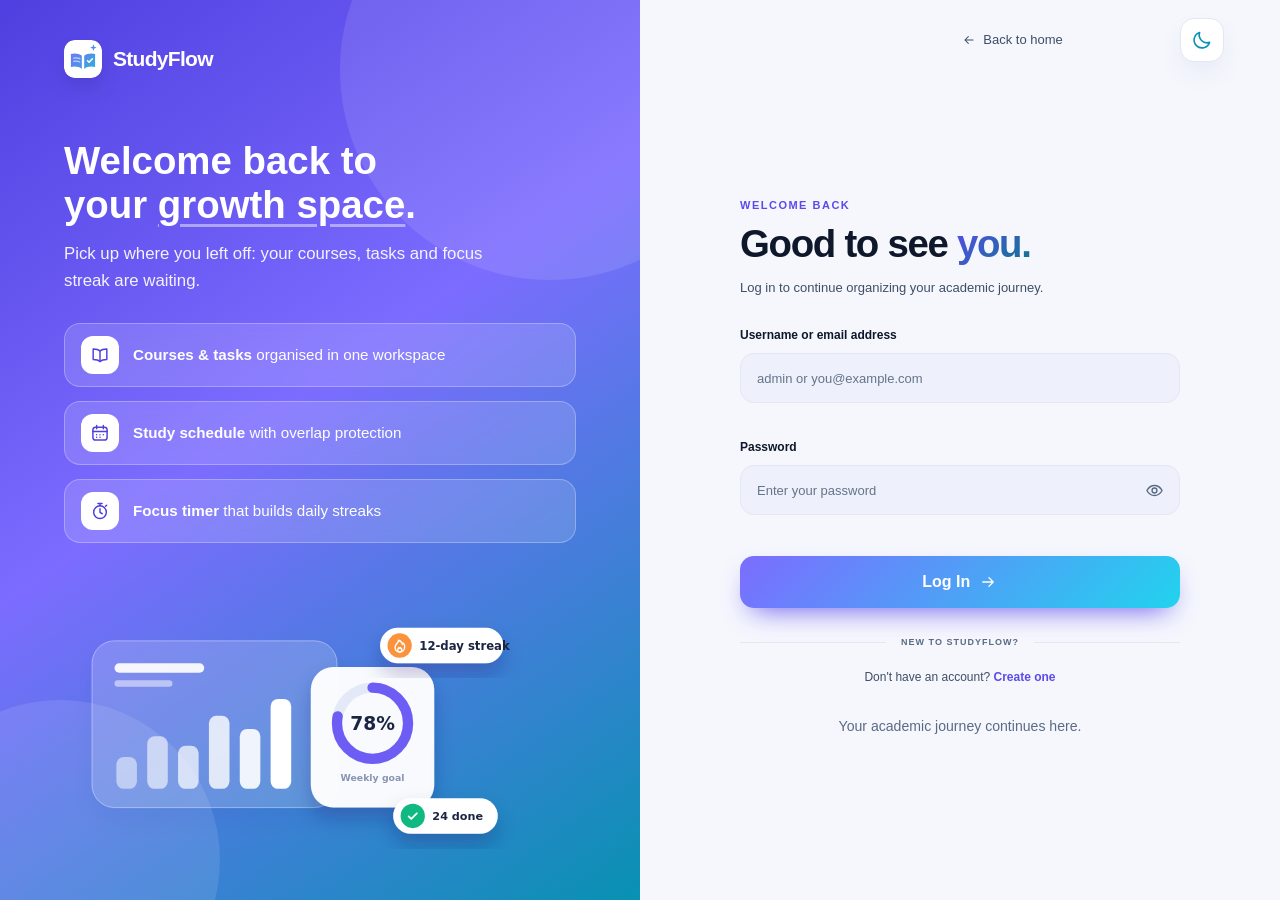
<file: pages/login.html>
<!DOCTYPE html>
<html lang="en">
<head>
    <meta charset="UTF-8">
    <meta name="viewport" content="width=device-width, initial-scale=1.0">
    <meta name="description" content="Log in to your StudyFlow student account.">
    <link rel="icon" type="image/svg+xml" href="../assets/logo/favicon.svg">
    <link rel="icon" type="image/png" sizes="32x32" href="../assets/logo/favicon-32.png">
    <link rel="apple-touch-icon" sizes="180x180" href="../assets/logo/apple-touch-icon.png">
    <meta name="theme-color" content="#5B4BEA">
    <title>Login | StudyFlow</title>

    <link rel="stylesheet" href="../css/style.css">
    <link rel="stylesheet" href="../css/components.css">
    <link rel="stylesheet" href="../css/auth.css">
    <link rel="stylesheet" href="../css/responsive.css">

    <script src="../js/storage.js" defer></script>
    <script src="../js/auth.js" defer></script>
    <link rel="stylesheet" href="../css/theme.css">
    <link rel="stylesheet" href="../css/icons.css">
    <script src="../js/theme.js"></script>
</head>
<body class="auth-page">
<div class="auth-split">
    <aside class="auth-showcase" aria-hidden="false">
        <a href="../index.html" class="brand"><img class="brand-logo" src="../assets/logo/logo-mark-white.svg" alt="" width="38" height="38"><span>StudyFlow</span></a>
        <div class="showcase-copy">
            <h2>Welcome back to your <span>growth space</span>.</h2>
            <p>Pick up where you left off: your courses, tasks and focus streak are waiting.</p>
            <ul class="showcase-list">
                <li><b><i class="icon i-book-open" aria-hidden="true"></i></b><span><strong>Courses &amp; tasks</strong> organised in one workspace</span></li>
                <li><b><i class="icon i-calendar" aria-hidden="true"></i></b><span><strong>Study schedule</strong> with overlap protection</span></li>
                <li><b><i class="icon i-timer" aria-hidden="true"></i></b><span><strong>Focus timer</strong> that builds daily streaks</span></li>
            </ul>
        </div>
        <img class="showcase-art" src="../assets/illustrations/auth-art.svg" width="492" height="268" alt="" aria-hidden="true">
    </aside>
    <div class="auth-panel">
        <header class="auth-header">
        <a href="../index.html" class="brand auth-brand-mobile"><img class="brand-logo" src="../assets/logo/logo-mark.svg" alt="" width="38" height="38"><span>StudyFlow</span></a>

        <a href="../index.html" class="back-link"><i class="icon i-arrow-left" aria-hidden="true"></i> Back to home</a>
    </header>
        <main class="auth-main">
        <section class="auth-card login-card">
            <div class="auth-heading">
                
                <span class="section-label">WELCOME BACK</span>

                <h1>Good to see <span class="text-accent">you.</span></h1>
                <p>
                    Log in to continue organizing your
                    academic journey.
                </p>
            </div>

            <div id="auth-message" class="auth-message" role="status" aria-live="polite"></div>
            <form id="login-form" class="auth-form">
                <div class="form-group">
                    <label for="login-email">Username or email address</label>
                    <input
                        type="text"
                        id="login-email"
                        name="identifier"
                        placeholder="admin or you@example.com"
                        autocomplete="username"
                        required
                    >
                </div>

                <div class="form-group">
                    <label for="login-password">Password</label>
                    <input
                        type="password"
                        id="login-password"
                        name="password"
                        placeholder="Enter your password"
                        autocomplete="current-password"
                        required
                    >
                </div>

                <button type="submit" class="btn btn-primary auth-submit">
                    Log In <i class="icon i-arrow-right" aria-hidden="true"></i>
                </button>

            </form>

            <div class="auth-divider">
                <span>NEW TO STUDYFLOW?</span>
            </div>

            <p class="auth-switch">
                Don't have an account?
                <a href="register.html">Create one</a>
            </p>

        </section>

        <p class="auth-footer-note">
            Your academic journey continues here.
        </p>

    </main>
    </div>
</div>
</body>
</html>
</file>
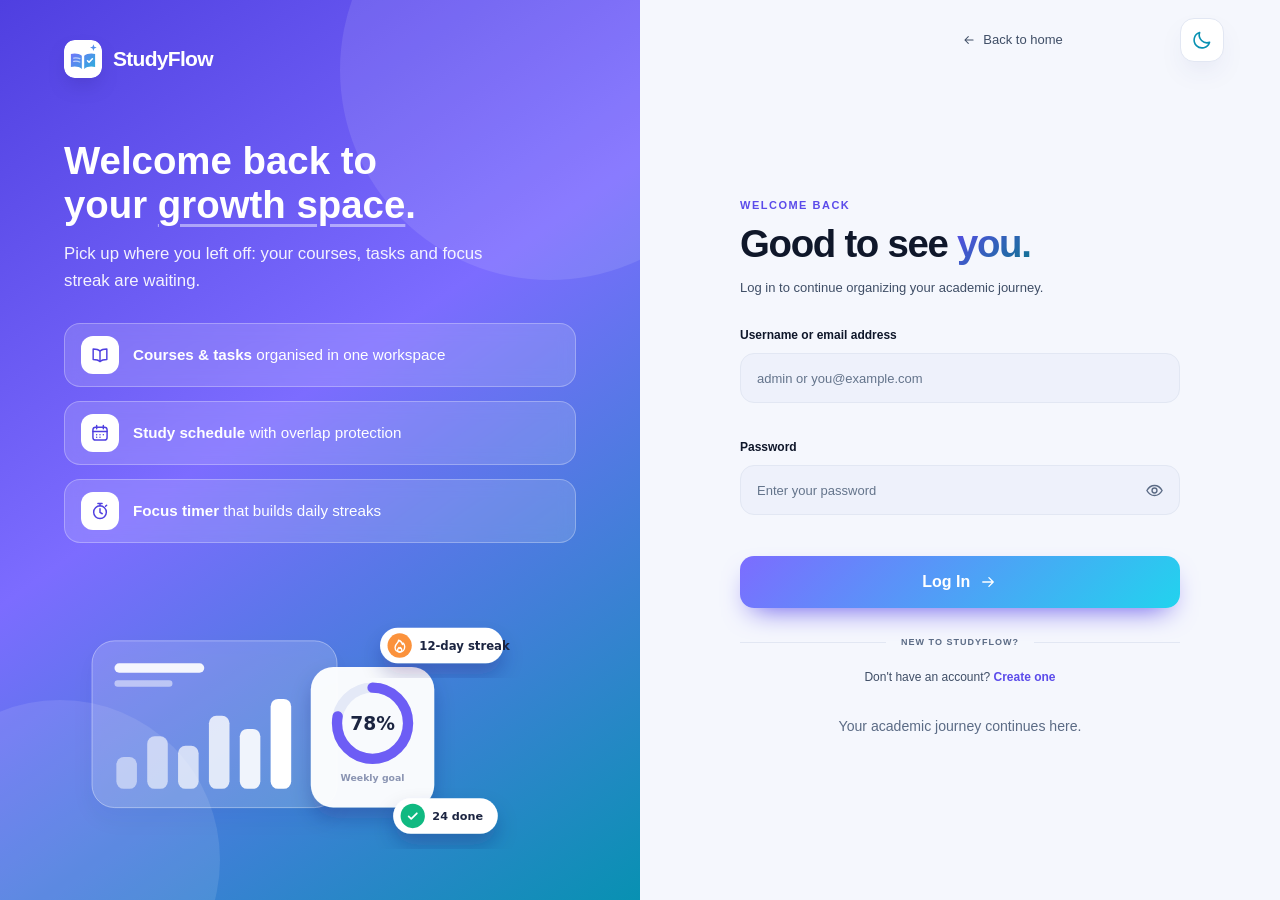
<file: pages/progress.html>
<!DOCTYPE html>
<html lang="en">
<head>
    <meta charset="UTF-8">
    <meta name="viewport" content="width=device-width, initial-scale=1.0">
    <link rel="icon" type="image/svg+xml" href="../assets/logo/favicon.svg">
    <link rel="icon" type="image/png" sizes="32x32" href="../assets/logo/favicon-32.png">
    <link rel="apple-touch-icon" sizes="180x180" href="../assets/logo/apple-touch-icon.png">
    <meta name="theme-color" content="#5B4BEA">
    <title>Progress Tracking | StudyFlow</title>

    <link rel="stylesheet" href="../css/style.css">
    <link rel="stylesheet" href="../css/components.css">
    <link rel="stylesheet" href="../css/dashboard.css">
    <link rel="stylesheet" href="../css/responsive.css">
    <link rel="stylesheet" href="../css/theme.css">
    <link rel="stylesheet" href="../css/icons.css">
    <script src="../js/theme.js"></script>
</head>

<body class="courses-page progress-page">

    <div class="dashboard-layout">

        <aside class="sidebar">
            <a href="../index.html" class="sidebar-brand">
                <img class="brand-logo" src="../assets/logo/logo-mark.svg" alt="" width="35" height="35">
                <span>StudyFlow</span>
            </a>

            <div class="sidebar-section-label">WORKSPACE</div>

            <nav class="sidebar-nav">
                <a href="dashboard.html" class="sidebar-link">
                    <span class="nav-icon"><i class="icon i-dashboard" aria-hidden="true"></i></span>
                    Dashboard
                </a>

                <a href="courses.html" class="sidebar-link">
                    <span class="nav-icon"><i class="icon i-book-open" aria-hidden="true"></i></span>
                    My Courses
                </a>

                <a href="tasks.html" class="sidebar-link">
                    <span class="nav-icon"><i class="icon i-check-circle" aria-hidden="true"></i></span>
                    Tasks
                </a>

                <a href="schedule.html" class="sidebar-link">
                    <span class="nav-icon"><i class="icon i-calendar" aria-hidden="true"></i></span>
                    Study Schedule
                </a>

                <a href="progress.html" class="sidebar-link active">
                    <span class="nav-icon"><i class="icon i-trending-up" aria-hidden="true"></i></span>
                    Progress
                </a>

                <a href="reminders.html" class="sidebar-link">
                    <span class="nav-icon"><i class="icon i-bell" aria-hidden="true"></i></span>
                    Reminders
                </a>
            </nav>

            <div class="sidebar-bottom">
                <div class="sidebar-user">
                    <div class="user-avatar" id="user-avatar">S</div>

                    <div class="sidebar-user-info">
                        <strong id="sidebar-user-name">Student</strong>
                        <span>Student account</span>
                    </div>
                </div>

                <button type="button" class="sidebar-logout" id="logout-button">
                    <i class="icon i-log-out" aria-hidden="true"></i>
                    <span>Log out</span>
                </button>
            </div>
        </aside>

        <main class="dashboard-main">

            <header class="dashboard-topbar">
                <div>
                    <p class="topbar-label">STUDENT WORKSPACE</p>
                    <h1>Progress Tracking</h1>
                </div>
            </header>

            <section class="progress-intro">
                <h2>Track your academic growth</h2>
                <p>
                    Understand your study habits, monitor completed tasks,
                    and see how far you've come.
                </p>
            </section>

            <section class="progress-summary-grid">

                <article class="progress-summary-card">
                    <span class="progress-summary-label">TOTAL COURSES</span>
                    <strong id="progress-total-courses">0</strong>
                    <span class="progress-summary-note">Courses you're studying</span>
                </article>

                <article class="progress-summary-card">
                    <span class="progress-summary-label">TOTAL TASKS</span>
                    <strong id="progress-total-tasks">0</strong>
                    <span class="progress-summary-note">Tasks across all courses</span>
                </article>

                <article class="progress-summary-card">
                    <span class="progress-summary-label">COMPLETED TASKS</span>
                    <strong id="progress-completed-tasks">0</strong>
                    <span class="progress-summary-note">Tasks marked completed</span>
                </article>

                <article class="progress-summary-card">
                    <span class="progress-summary-label">COMPLETION RATE</span>
                    <strong id="progress-completion-rate">0%</strong>
                    <span class="progress-summary-note">Overall task completion</span>
                </article>

            </section>

            <section class="progress-overview-grid">

                <article class="progress-panel">
                    <div class="progress-section-heading">
                        <div>
                            <h2>Overall Task Progress</h2>
                            <p>Your completed work compared with all recorded tasks.</p>
                        </div>
                    </div>

                    <div class="progress-overall-content">

                        <div
                            class="progress-ring"
                            id="overall-progress-ring"
                            role="img"
                            aria-label="Overall task completion: 0 percent"
                        >
                            <div class="progress-ring-inner">
                                <strong id="overall-progress-percent">0%</strong>
                                <span>Completed</span>
                            </div>
                        </div>

                        <div class="progress-breakdown">

                            <div class="progress-breakdown-item">
                                <span>
                                    <i class="progress-dot completed"></i>
                                    Completed
                                </span>
                                <strong id="breakdown-completed">0</strong>
                            </div>

                            <div class="progress-breakdown-item">
                                <span>
                                    <i class="progress-dot in-progress"></i>
                                    In Progress
                                </span>
                                <strong id="breakdown-in-progress">0</strong>
                            </div>

                            <div class="progress-breakdown-item">
                                <span>
                                    <i class="progress-dot pending"></i>
                                    Pending
                                </span>
                                <strong id="breakdown-pending">0</strong>
                            </div>

                        </div>
                    </div>
                </article>

                <article class="progress-panel">
                    <div class="progress-section-heading">
                        <div>
                            <h2>Completed Study Time</h2>
                            <p>Time spent in completed study sessions.</p>
                        </div>
                        <span class="progress-time-icon"><i class="icon i-clock" aria-hidden="true"></i></span>
                    </div>

                    <div class="progress-time-content">
                        <strong id="progress-study-hours">0h 0m</strong>
                        <span id="progress-study-minutes">0 minutes recorded</span>
                    </div>

                    <div class="progress-time-divider"></div>

                    <div class="progress-time-footer">
                        <span>Completed sessions</span>
                        <strong id="progress-completed-sessions">0</strong>
                    </div>
                </article>

            </section>

            <section class="progress-panel progress-course-section">

                <div class="progress-section-heading">
                    <div>
                        <h2>Progress by Course</h2>
                        <p>Monitor your task completion in each course.</p>
                    </div>

                    <span class="progress-section-count" id="course-progress-count">
                        0 courses
                    </span>
                </div>

                <div id="course-progress-list" class="progress-course-list"></div>

                <div id="course-progress-empty" class="progress-empty-state" hidden>
                    <div class="progress-empty-icon"><i class="icon i-book-open" aria-hidden="true"></i></div>
                    <h3>No courses yet</h3>
                    <p>
                        Add courses and tasks to start tracking your academic progress.
                    </p>
                    <a href="courses.html" class="btn btn-primary">
                        Explore Courses
                    </a>
                </div>

            </section>

            <section class="progress-panel progress-weekly-section">

                <div class="progress-section-heading">
                    <div>
                        <h2>Weekly Study Activity</h2>
                        <p>Completed study time from Monday through Sunday.</p>
                    </div>

                    <span class="progress-section-count">THIS WEEK</span>
                </div>

                <div id="weekly-activity-chart" class="progress-weekly-chart"></div>

                <div class="progress-weekly-footer">
                    <span>Completed study time this week</span>
                    <strong id="weekly-study-total">0 minutes</strong>
                </div>

            </section>

            <footer class="progress-page-footer">
                <p>Keep showing up. Every completed task is progress.</p>
            </footer>

        </main>
    </div>

    <script src="../js/storage.js" defer></script>
    <script src="../js/progress.js" defer></script>

</body>
</html>
</file>
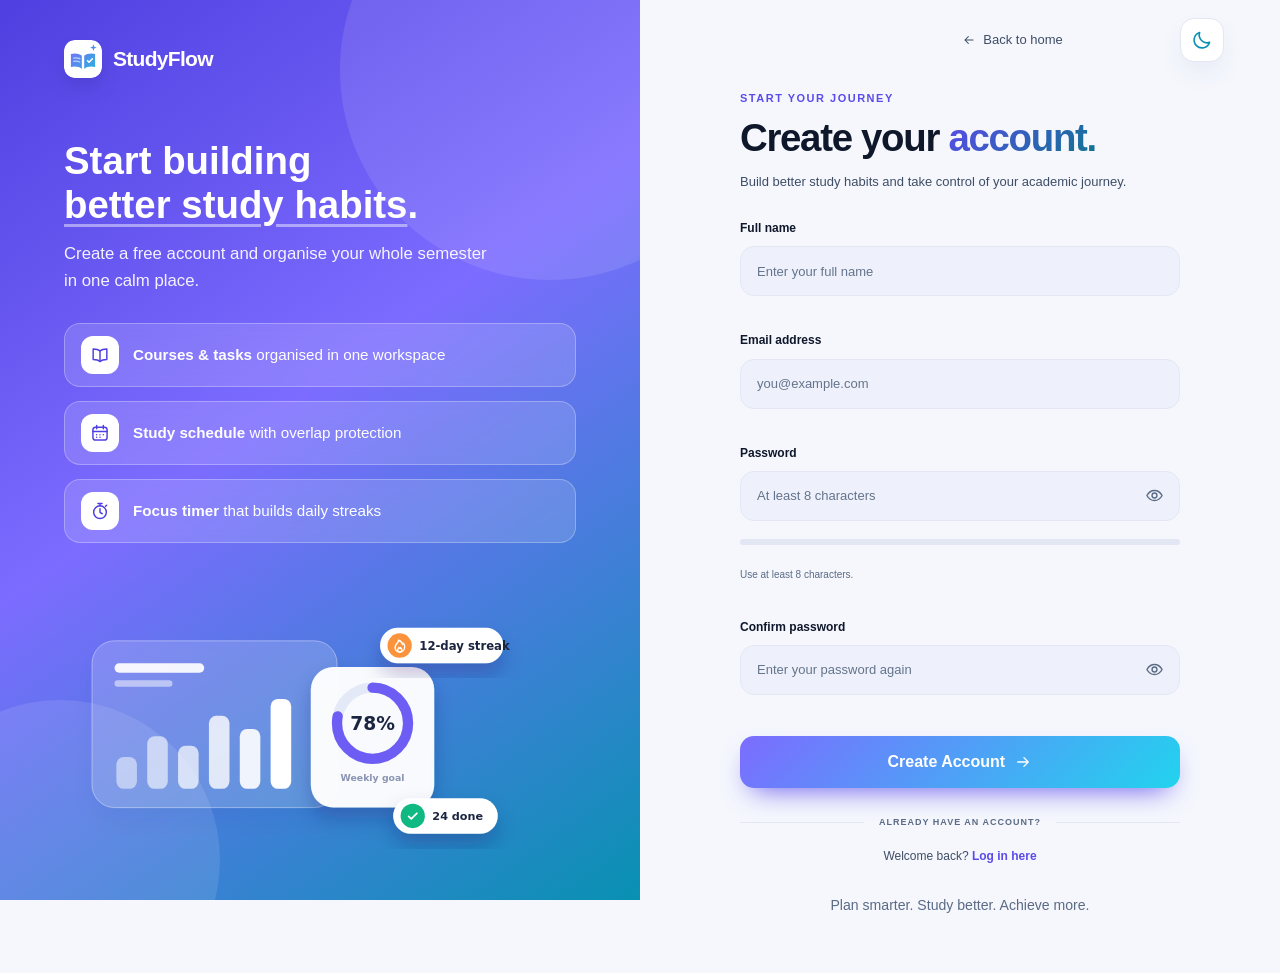
<file: pages/register.html>
<!DOCTYPE html>
<html lang="en">
<head>
    <meta charset="UTF-8">
    <meta name="viewport" content="width=device-width, initial-scale=1.0">
    <meta name="description" content="Create your StudyFlow student account.">
    <link rel="icon" type="image/svg+xml" href="../assets/logo/favicon.svg">
    <link rel="icon" type="image/png" sizes="32x32" href="../assets/logo/favicon-32.png">
    <link rel="apple-touch-icon" sizes="180x180" href="../assets/logo/apple-touch-icon.png">
    <meta name="theme-color" content="#5B4BEA">
    <title>Create Account | StudyFlow</title>

    <link rel="stylesheet" href="../css/style.css">
    <link rel="stylesheet" href="../css/components.css">
    <link rel="stylesheet" href="../css/auth.css">
    <link rel="stylesheet" href="../css/responsive.css">

    <script src="../js/storage.js" defer></script>
    <script src="../js/auth.js" defer></script>
    <link rel="stylesheet" href="../css/theme.css">
    <link rel="stylesheet" href="../css/icons.css">
    <script src="../js/theme.js"></script>
</head>
<body class="auth-page">
<div class="auth-split">
    <aside class="auth-showcase" aria-hidden="false">
        <a href="../index.html" class="brand"><img class="brand-logo" src="../assets/logo/logo-mark-white.svg" alt="" width="38" height="38"><span>StudyFlow</span></a>
        <div class="showcase-copy">
            <h2>Start building <span>better study habits</span>.</h2>
            <p>Create a free account and organise your whole semester in one calm place.</p>
            <ul class="showcase-list">
                <li><b><i class="icon i-book-open" aria-hidden="true"></i></b><span><strong>Courses &amp; tasks</strong> organised in one workspace</span></li>
                <li><b><i class="icon i-calendar" aria-hidden="true"></i></b><span><strong>Study schedule</strong> with overlap protection</span></li>
                <li><b><i class="icon i-timer" aria-hidden="true"></i></b><span><strong>Focus timer</strong> that builds daily streaks</span></li>
            </ul>
        </div>
        <img class="showcase-art" src="../assets/illustrations/auth-art.svg" width="492" height="268" alt="" aria-hidden="true">
    </aside>
    
    <div class="auth-panel">
        <header class="auth-header">
        <a href="../index.html" class="brand auth-brand-mobile"><img class="brand-logo" src="../assets/logo/logo-mark.svg" alt="" width="38" height="38"><span>StudyFlow</span></a>
        <a href="../index.html" class="back-link"><i class="icon i-arrow-left" aria-hidden="true"></i> Back to home</a>
    </header>
        <main class="auth-main">

        <section class="auth-card">

            <div class="auth-heading">
                
                <span class="section-label">START YOUR JOURNEY</span>

                <h1>Create your <span class="text-accent">account.</span></h1>

                <p>
                    Build better study habits and take control
                    of your academic journey.
                </p>
            </div>

            <div id="auth-message" class="auth-message" role="status" aria-live="polite"></div>

            <form id="register-form" class="auth-form">

                <div class="form-group">
                    <label for="full-name">Full name</label>
                    <input
                        type="text"
                        id="full-name"
                        name="fullName"
                        placeholder="Enter your full name"
                        autocomplete="name"
                        minlength="2"
                        maxlength="60"
                        required
                    >
                </div>

                <div class="form-group">
                    <label for="register-email">Email address</label>
                    <input
                        type="email"
                        id="register-email"
                        name="email"
                        placeholder="you@example.com"
                        autocomplete="email"
                        required
                    >
                </div>

                <div class="form-group">
                    <label for="register-password">Password</label>
                    <input
                        type="password"
                        id="register-password"
                        name="password"
                        placeholder="At least 8 characters"
                        autocomplete="new-password"
                        minlength="8"
                        required
                    >
                    <small>Use at least 8 characters.</small>
                </div>

                <div class="form-group">
                    <label for="confirm-password">Confirm password</label>
                    <input
                        type="password"
                        id="confirm-password"
                        name="confirmPassword"
                        placeholder="Enter your password again"
                        autocomplete="new-password"
                        minlength="8"
                        required
                    >
                </div>

                <button type="submit" class="btn btn-primary auth-submit">
                    Create Account <i class="icon i-arrow-right" aria-hidden="true"></i>
                </button>

            </form>

            <div class="auth-divider">
                <span>ALREADY HAVE AN ACCOUNT?</span>
            </div>

            <p class="auth-switch">
                Welcome back?
                <a href="login.html">Log in here</a>
            </p>

        </section>

        <p class="auth-footer-note">
            Plan smarter. Study better. Achieve more.
        </p>

    </main>
    </div>
</div>
</body>
</html>
</file>
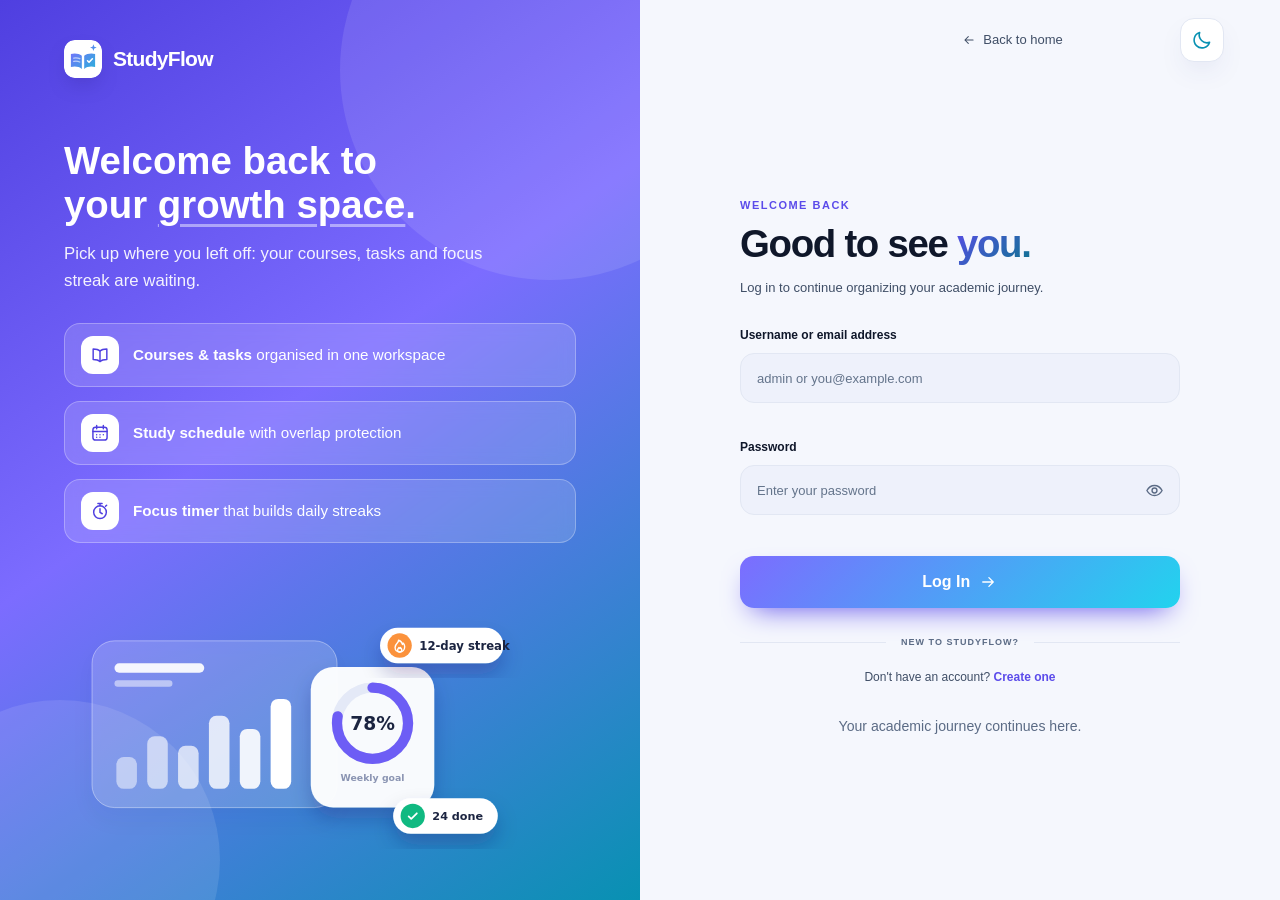
<file: pages/reminders.html>
<!DOCTYPE html>
<html lang="en">
<head>
    <meta charset="UTF-8">
    <meta name="viewport" content="width=device-width, initial-scale=1.0">
    <meta name="description" content="Manage your StudyFlow study reminders.">
    <link rel="icon" type="image/svg+xml" href="../assets/logo/favicon.svg">
    <link rel="icon" type="image/png" sizes="32x32" href="../assets/logo/favicon-32.png">
    <link rel="apple-touch-icon" sizes="180x180" href="../assets/logo/apple-touch-icon.png">
    <meta name="theme-color" content="#5B4BEA">
    <title>Reminders | StudyFlow</title>

    <link rel="stylesheet" href="../css/style.css">
    <link rel="stylesheet" href="../css/components.css">
    <link rel="stylesheet" href="../css/dashboard.css">
    <link rel="stylesheet" href="../css/responsive.css">
    <link rel="stylesheet" href="../css/theme.css">
    <link rel="stylesheet" href="../css/icons.css">
    <script src="../js/theme.js"></script>
</head>
<body class="courses-page reminders-page">

<div class="dashboard-layout">
    <aside class="sidebar">
        <a href="../index.html" class="sidebar-brand">
            <img class="brand-logo" src="../assets/logo/logo-mark.svg" alt="" width="35" height="35">
            <span>StudyFlow</span>
        </a>

        <div class="sidebar-section-label">WORKSPACE</div>

        <nav class="sidebar-nav">
            <a href="dashboard.html" class="sidebar-link">
                <span class="nav-icon"><i class="icon i-dashboard" aria-hidden="true"></i></span>Dashboard
            </a>
            <a href="courses.html" class="sidebar-link">
                <span class="nav-icon"><i class="icon i-book-open" aria-hidden="true"></i></span>My Courses
            </a>
            <a href="tasks.html" class="sidebar-link">
                <span class="nav-icon"><i class="icon i-check-circle" aria-hidden="true"></i></span>Tasks
            </a>
            <a href="schedule.html" class="sidebar-link">
                <span class="nav-icon"><i class="icon i-calendar" aria-hidden="true"></i></span>Study Schedule
            </a>
            <a href="progress.html" class="sidebar-link">
                <span class="nav-icon"><i class="icon i-trending-up" aria-hidden="true"></i></span>Progress
            </a>
            <a href="reminders.html" class="sidebar-link active">
                <span class="nav-icon"><i class="icon i-bell" aria-hidden="true"></i></span>Reminders
            </a>
        </nav>

        <div class="sidebar-bottom">
            <div class="sidebar-user">
                <div class="user-avatar" id="user-avatar">S</div>
                <div class="sidebar-user-info">
                    <strong id="sidebar-user-name">Student</strong>
                    <span>Student account</span>
                </div>
            </div>

            <button type="button" class="sidebar-logout" id="logout-button">
                <i class="icon i-log-out" aria-hidden="true"></i>
                    <span>Log out</span>
            </button>
        </div>
    </aside>

    <main class="dashboard-main">
        <header class="dashboard-topbar">
            <div>
                <p class="topbar-label">STUDENT WORKSPACE</p>
                <h1>Reminders</h1>
            </div>

            <button type="button" class="btn btn-primary" id="add-reminder-button">
                <i class="icon i-plus" aria-hidden="true"></i> New Reminder
            </button>
        </header>

        <section class="reminders-intro">
            <h2>Stay on top of your plans</h2>
            <p>Keep important deadlines and study activities in sight.</p>
        </section>

        <section class="reminder-stat-grid">
            <article class="reminder-stat-card">
                <span class="reminder-stat-label">Total Reminders</span>
                <strong id="reminder-total-count">0</strong>
                <span class="reminder-stat-note">All your reminders</span>
            </article>

            <article class="reminder-stat-card">
                <span class="reminder-stat-label">Upcoming</span>
                <strong id="reminder-upcoming-count">0</strong>
                <span class="reminder-stat-note">Still waiting</span>
            </article>

            <article class="reminder-stat-card">
                <span class="reminder-stat-label">Overdue</span>
                <strong id="reminder-overdue-count">0</strong>
                <span class="reminder-stat-note">Need your attention</span>
            </article>

            <article class="reminder-stat-card">
                <span class="reminder-stat-label">Completed</span>
                <strong id="reminder-completed-count">0</strong>
                <span class="reminder-stat-note">Successfully finished</span>
            </article>
        </section>

        <section class="reminders-workspace">
            <div class="reminders-list-panel">
                <div class="reminders-list-heading">
                    <div>
                        <h2>Your reminders</h2>
                        <p>Manage your upcoming activities and deadlines.</p>
                    </div>

                    <button type="button" class="reminder-notification-button"
                            id="notification-permission-button">
                        <i class="icon i-bell" aria-hidden="true"></i>
                        <span id="notification-button-label">Enable notifications</span>
                    </button>
                </div>

                <div class="reminder-filter-bar">
                    <button type="button" class="reminder-filter active"
                            data-filter="all">All</button>
                    <button type="button" class="reminder-filter"
                            data-filter="upcoming">Upcoming</button>
                    <button type="button" class="reminder-filter"
                            data-filter="overdue">Overdue</button>
                    <button type="button" class="reminder-filter"
                            data-filter="completed">Completed</button>
                </div>

                <div class="reminder-list" id="reminder-list"></div>

                <div class="reminder-empty-state" id="reminder-empty-state" hidden>
                    <div class="reminder-empty-icon"><i class="icon i-bell" aria-hidden="true"></i></div>
                    <h3>No reminders here yet</h3>
                    <p>Create a reminder to keep track of important study activities.</p>
                    <button type="button" class="btn btn-primary"
                            id="empty-add-reminder-button">
                        Create a reminder
                    </button>
                </div>
            </div>
        </section>

        <footer class="reminders-page-footer">
            <span>StudyFlow</span>
            <span>Plan your time. Stay consistent. Keep progressing.</span>
        </footer>
    </main>
</div>

<div class="reminder-modal" id="reminder-modal" hidden>
    <div class="reminder-modal-backdrop" id="reminder-modal-backdrop"></div>

    <section class="reminder-modal-content"
                role="dialog"
                aria-modal="true"
                aria-labelledby="reminder-form-title">

        <div class="reminder-form-heading">
            <div>
                <p class="topbar-label">REMINDER DETAILS</p>
                <h2 id="reminder-form-title">Create reminder</h2>
                <p>Add an activity you don't want to forget.</p>
            </div>

            <button type="button" class="reminder-modal-close"
                    id="close-reminder-modal" aria-label="Close">
                <i class="icon i-x" aria-hidden="true"></i>
            </button>
        </div>

        <form id="reminder-form">
            <input type="hidden" id="reminder-id">

            <div class="reminder-form-group">
                <label for="reminder-title">Reminder title</label>
                <input type="text" id="reminder-title"
                        placeholder="e.g. Review database notes"
                        maxlength="100" required>
            </div>

            <div class="reminder-form-row">
                <div class="reminder-form-group">
                    <label for="reminder-type">Reminder type</label>
                    <select id="reminder-type" required>
                        <option value="Study">Study session</option>
                        <option value="Assignment">Assignment</option>
                        <option value="Exam">Exam</option>
                        <option value="Deadline">Deadline</option>
                        <option value="Personal">Personal</option>
                        <option value="Other">Other</option>
                    </select>
                </div>

                <div class="reminder-form-group">
                    <label for="reminder-date">Date</label>
                    <input type="date" id="reminder-date" required>
                </div>
            </div>

            <div class="reminder-form-row">
                <div class="reminder-form-group">
                    <label for="reminder-time">Time</label>
                    <input type="time" id="reminder-time" required>
                </div>

                <div class="reminder-form-group">
                    <label for="reminder-priority">Priority</label>
                    <select id="reminder-priority" required>
                        <option value="Normal">Normal</option>
                        <option value="High">High</option>
                        <option value="Low">Low</option>
                    </select>
                </div>
            </div>

            <div class="reminder-form-group">
                <label for="reminder-description">Description (optional)</label>
                <textarea id="reminder-description" rows="3"
                            maxlength="500"
                            placeholder="Add a few details..."></textarea>
            </div>

            <p class="reminder-form-error" id="reminder-form-error"
                role="alert" hidden></p>

            <div class="reminder-form-actions">
                <button type="button" class="btn btn-secondary"
                        id="cancel-reminder-button">Cancel</button>
                <button type="submit" class="btn btn-primary"
                        id="save-reminder-button">Save Reminder</button>
            </div>
        </form>
    </section>
</div>

<script src="../js/storage.js" defer></script>
<script src="../js/reminders.js" defer></script>
</body>
</html>
</file>
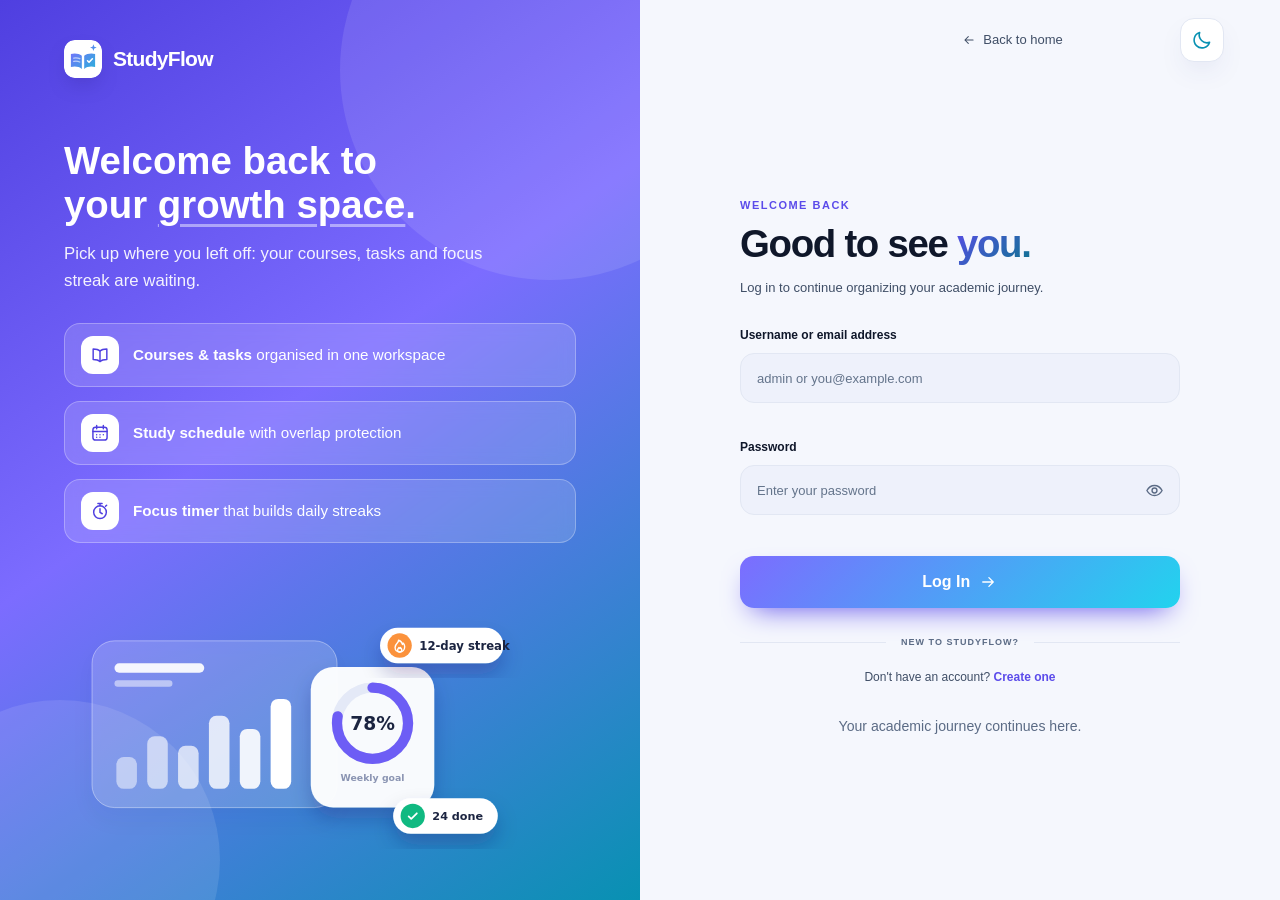
<file: pages/schedule.html>
<!DOCTYPE html>
<html lang="en">
<head>
    <meta charset="UTF-8">
    <meta name="viewport" content="width=device-width, initial-scale=1.0">
    <link rel="icon" type="image/svg+xml" href="../assets/logo/favicon.svg">
    <link rel="icon" type="image/png" sizes="32x32" href="../assets/logo/favicon-32.png">
    <link rel="apple-touch-icon" sizes="180x180" href="../assets/logo/apple-touch-icon.png">
    <meta name="theme-color" content="#5B4BEA">
    <title>Study Schedule | StudyFlow</title>

    <link rel="stylesheet" href="../css/style.css">
    <link rel="stylesheet" href="../css/components.css">
    <link rel="stylesheet" href="../css/dashboard.css">
    <link rel="stylesheet" href="../css/responsive.css">
    <link rel="stylesheet" href="../css/theme.css">
    <link rel="stylesheet" href="../css/icons.css">
    <script src="../js/theme.js"></script>
</head>
<body class="courses-page schedule-page">

    <div class="dashboard-layout">

        <aside class="sidebar">
            <a href="../index.html" class="sidebar-brand">
                <img class="brand-logo" src="../assets/logo/logo-mark.svg" alt="" width="35" height="35">
                <span>StudyFlow</span>
            </a>

            <div class="sidebar-section-label">WORKSPACE</div>

            <nav class="sidebar-nav">
                <a href="dashboard.html" class="sidebar-link">
                    <span class="nav-icon"><i class="icon i-dashboard" aria-hidden="true"></i></span>
                    Dashboard
                </a>
                <a href="courses.html" class="sidebar-link">
                    <span class="nav-icon"><i class="icon i-book-open" aria-hidden="true"></i></span>
                    My Courses
                </a>
                <a href="tasks.html" class="sidebar-link">
                    <span class="nav-icon"><i class="icon i-check-circle" aria-hidden="true"></i></span>
                    Tasks
                </a>
                <a href="schedule.html" class="sidebar-link active">
                    <span class="nav-icon"><i class="icon i-calendar" aria-hidden="true"></i></span>
                    Study Schedule
                </a>
                <a href="progress.html" class="sidebar-link">
                    <span class="nav-icon"><i class="icon i-trending-up" aria-hidden="true"></i></span>
                    Progress
                </a>
                <a href="reminders.html" class="sidebar-link">
                    <span class="nav-icon"><i class="icon i-bell" aria-hidden="true"></i></span>
                    Reminders
                </a>
            </nav>

            <div class="sidebar-bottom">
                <div class="sidebar-user">
                    <div class="user-avatar" id="user-avatar">S</div>
                    <div class="sidebar-user-info">
                        <strong id="sidebar-user-name">Student</strong>
                        <span>Student account</span>
                    </div>
                </div>
                <button type="button" class="sidebar-logout" id="logout-button">
                    <i class="icon i-log-out" aria-hidden="true"></i>
                    <span>Log out</span>
                </button>
            </div>
        </aside>

        <main class="dashboard-main">

            <header class="dashboard-topbar">
                <div>
                    <p class="topbar-label">STUDENT WORKSPACE</p>
                    <h1>Study Schedule</h1>
                </div>
                <button type="button" class="btn btn-primary" id="add-session-button">
                    <i class="icon i-plus" aria-hidden="true"></i> Plan a session
                </button>
            </header>

            <section class="schedule-intro">
                <h2>Make time for learning</h2>
                <p>Plan focused study sessions and build a consistent study routine.</p>
            </section>

            <section class="schedule-summary-grid">
                <article class="schedule-summary-card">
                    <span class="schedule-summary-label">TOTAL SESSIONS</span>
                    <strong id="total-sessions">0</strong>
                    <span class="schedule-summary-note">Sessions in your schedule</span>
                </article>

                <article class="schedule-summary-card">
                    <span class="schedule-summary-label">PLANNED STUDY TIME</span>
                    <strong id="total-study-hours">0h</strong>
                    <span class="schedule-summary-note">Total scheduled duration</span>
                </article>

                <article class="schedule-summary-card">
                    <span class="schedule-summary-label">UPCOMING</span>
                    <strong id="upcoming-sessions">0</strong>
                    <span class="schedule-summary-note">Sessions not yet finished</span>
                </article>
            </section>

            <section class="schedule-form-panel" id="schedule-form-panel" hidden>
                <div class="schedule-form-heading">
                    <div>
                        <h2 id="schedule-form-title">Plan a study session</h2>
                        <p>Choose a course, date, and time for your session.</p>
                    </div>
                    <button type="button" class="icon-button" id="close-schedule-form"
                            aria-label="Close form"><i class="icon i-x" aria-hidden="true"></i></button>
                </div>

                <form id="schedule-form">
                    <input type="hidden" id="session-id">

                    <div class="schedule-form-grid">
                        <div class="schedule-field">
                            <label for="session-topic">Study topic *</label>
                            <input type="text" id="session-topic"
                                    placeholder="e.g. Practice linked lists"
                                    maxlength="120" required>
                        </div>

                        <div class="schedule-field">
                            <label for="session-course">Course *</label>
                            <select id="session-course" required>
                                <option value="">Select a course</option>
                            </select>
                        </div>

                        <div class="schedule-field">
                            <label for="session-date">Study date *</label>
                            <input type="date" id="session-date" required>
                        </div>

                        <div class="schedule-field">
                            <label for="session-status">Session status</label>
                            <select id="session-status">
                                <option value="Planned">Planned</option>
                                <option value="Completed">Completed</option>
                                <option value="Skipped">Skipped</option>
                            </select>
                        </div>

                        <div class="schedule-field">
                            <label for="session-start">Start time *</label>
                            <input type="time" id="session-start" required>
                        </div>

                        <div class="schedule-field">
                            <label for="session-end">End time *</label>
                            <input type="time" id="session-end" required>
                        </div>

                        <div class="schedule-field schedule-field-full">
                            <label for="session-notes">Notes</label>
                            <textarea id="session-notes" rows="3"
                                        maxlength="1000"
                                        placeholder="What do you want to achieve during this session?"></textarea>
                        </div>
                    </div>

                    <p class="schedule-form-message" id="schedule-form-message"
                        role="alert"></p>

                    <div class="schedule-form-actions">
                        <button type="button" class="btn btn-ghost"
                                id="cancel-schedule-form">Cancel</button>
                        <button type="submit" class="btn btn-primary"
                                id="save-session-button">Save session</button>
                    </div>
                </form>
            </section>

            <section class="schedule-content">
                <div class="schedule-content-heading">
                    <div>
                        <h2>Your study sessions</h2>
                        <p>Choose a date to see your planned sessions.</p>
                    </div>

                    <div class="schedule-date-control">
                        <label for="schedule-date-filter">View date</label>
                        <input type="date" id="schedule-date-filter">
                    </div>
                </div>

                <div class="schedule-day-heading">
                    <div>
                        <span class="schedule-day-label">SELECTED DAY</span>
                        <h3 id="selected-day-title">Today's sessions</h3>
                    </div>
                    <button type="button" class="schedule-today-button"
                            id="today-button">Today</button>
                </div>

                <div class="schedule-session-list" id="schedule-session-list"></div>

                <div class="schedule-empty-state" id="schedule-empty-state">
                    <div class="schedule-empty-icon"><i class="icon i-calendar" aria-hidden="true"></i></div>
                    <h3>No sessions planned</h3>
                    <p>There are no study sessions scheduled for this date.</p>
                    <button type="button" class="btn btn-primary"
                            id="empty-add-session-button"><i class="icon i-plus" aria-hidden="true"></i> Plan a session</button>
                </div>
            </section>

        </main>
    </div>

    <script src="../js/storage.js" defer></script>
    <script src="../js/schedule.js" defer></script>
</body>
</html>
</file>
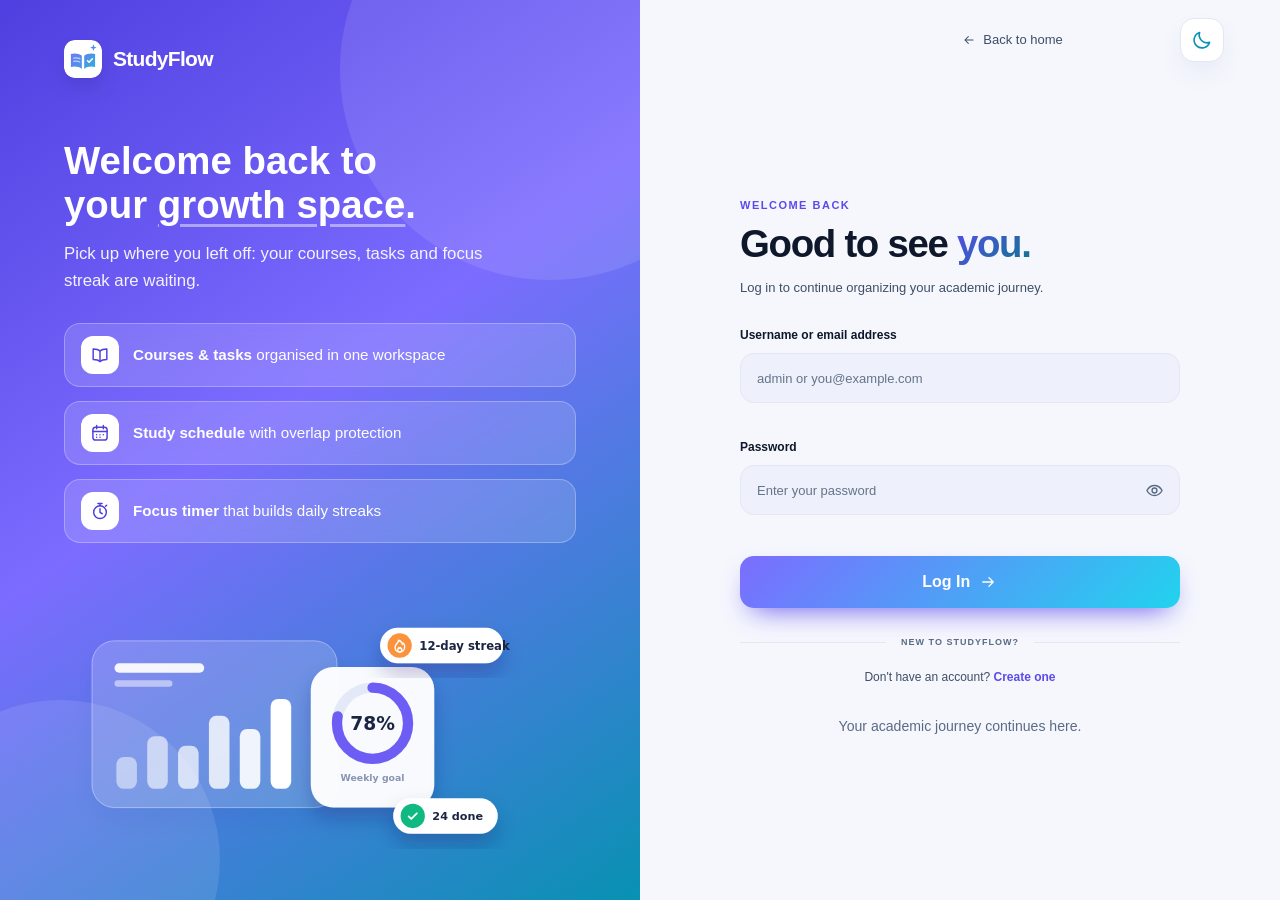
<file: pages/tasks.html>
<!DOCTYPE html>
<html lang="en">
<head>
    <meta charset="UTF-8">
    <meta name="viewport" content="width=device-width, initial-scale=1.0">
    <link rel="icon" type="image/svg+xml" href="../assets/logo/favicon.svg">
    <link rel="icon" type="image/png" sizes="32x32" href="../assets/logo/favicon-32.png">
    <link rel="apple-touch-icon" sizes="180x180" href="../assets/logo/apple-touch-icon.png">
    <meta name="theme-color" content="#5B4BEA">
    <title>My Tasks | StudyFlow</title>

    <link rel="stylesheet" href="../css/style.css">
    <link rel="stylesheet" href="../css/components.css">
    <link rel="stylesheet" href="../css/dashboard.css">
    <link rel="stylesheet" href="../css/responsive.css">
    <link rel="stylesheet" href="../css/theme.css">
    <link rel="stylesheet" href="../css/icons.css">
    <script src="../js/theme.js"></script>
</head>
<body class="courses-page tasks-page">

    <div class="dashboard-layout">

        <aside class="sidebar">
            <a href="../index.html" class="sidebar-brand">
                <img class="brand-logo" src="../assets/logo/logo-mark.svg" alt="" width="35" height="35">
                <span>StudyFlow</span>
            </a>

            <div class="sidebar-section-label">WORKSPACE</div>

            <nav class="sidebar-nav">
                <a href="dashboard.html" class="sidebar-link">
                    <span class="nav-icon"><i class="icon i-dashboard" aria-hidden="true"></i></span>
                    Dashboard
                </a>
                <a href="courses.html" class="sidebar-link">
                    <span class="nav-icon"><i class="icon i-book-open" aria-hidden="true"></i></span>
                    My Courses
                </a>
                <a href="tasks.html" class="sidebar-link active">
                    <span class="nav-icon"><i class="icon i-check-circle" aria-hidden="true"></i></span>
                    Tasks
                </a>
                <a href="schedule.html" class="sidebar-link">
                    <span class="nav-icon"><i class="icon i-calendar" aria-hidden="true"></i></span>
                    Study Schedule
                </a>
                <a href="progress.html" class="sidebar-link">
                    <span class="nav-icon"><i class="icon i-trending-up" aria-hidden="true"></i></span>
                    Progress
                </a>
                <a href="reminders.html" class="sidebar-link">
                    <span class="nav-icon"><i class="icon i-bell" aria-hidden="true"></i></span>
                    Reminders
                </a>
            </nav>

            <div class="sidebar-bottom">
                <div class="sidebar-user">
                    <div class="user-avatar" id="user-avatar">S</div>
                    <div class="sidebar-user-info">
                        <strong id="sidebar-user-name">Student</strong>
                        <span>Student account</span>
                    </div>
                </div>
                <button type="button" class="sidebar-logout" id="logout-button">
                    <i class="icon i-log-out" aria-hidden="true"></i>
                    <span>Log out</span>
                </button>
            </div>
        </aside>

        <main class="dashboard-main">

            <header class="dashboard-topbar">
                <div>
                    <p class="topbar-label">STUDENT WORKSPACE</p>
                    <h1>My Tasks</h1>
                </div>
                <button type="button" class="btn btn-primary" id="add-task-button">
                    <i class="icon i-plus" aria-hidden="true"></i> Add task
                </button>
            </header>

            <section class="tasks-intro">
                <h2>Stay on top of your work</h2>
                <p>Organize assignments, projects, exams, and deadlines in one place.</p>
            </section>

            <section class="task-stat-grid">
                <article class="task-stat-card">
                    <span class="task-stat-label">TOTAL TASKS</span>
                    <strong id="total-tasks">0</strong>
                    <span class="task-stat-note">All your academic tasks</span>
                </article>
                <article class="task-stat-card">
                    <span class="task-stat-label">PENDING</span>
                    <strong id="pending-tasks">0</strong>
                    <span class="task-stat-note">Waiting to be completed</span>
                </article>
                <article class="task-stat-card">
                    <span class="task-stat-label">IN PROGRESS</span>
                    <strong id="progress-tasks">0</strong>
                    <span class="task-stat-note">Currently being worked on</span>
                </article>
                <article class="task-stat-card">
                    <span class="task-stat-label">COMPLETED</span>
                    <strong id="completed-tasks">0</strong>
                    <span class="task-stat-note">Successfully finished</span>
                </article>
            </section>

            <section class="task-form-panel" id="task-form-panel" hidden>
                <div class="task-form-heading">
                    <div>
                        <h2 id="task-form-title">Create a new task</h2>
                        <p>Add details and choose when it needs to be completed.</p>
                    </div>
                    <button type="button" class="icon-button" id="close-task-form"
                            aria-label="Close form"><i class="icon i-x" aria-hidden="true"></i></button>
                </div>

                <form id="task-form">
                    <input type="hidden" id="task-id">

                    <div class="task-form-grid">
                        <div class="task-field">
                            <label for="task-title">Task title *</label>
                            <input type="text" id="task-title"
                                    placeholder="e.g. Complete linked list assignment"
                                    maxlength="120" required>
                        </div>

                        <div class="task-field">
                            <label for="task-course">Course *</label>
                            <select id="task-course" required>
                                <option value="">Select a course</option>
                            </select>
                        </div>

                        <div class="task-field">
                            <label for="task-type">Task type</label>
                            <select id="task-type">
                                <option value="Assignment">Assignment</option>
                                <option value="Homework">Homework</option>
                                <option value="Project">Project</option>
                                <option value="Exam">Exam</option>
                                <option value="Reading">Reading</option>
                                <option value="Other">Other</option>
                            </select>
                        </div>

                        <div class="task-field">
                            <label for="task-priority">Priority</label>
                            <select id="task-priority">
                                <option value="Low">Low</option>
                                <option value="Medium" selected>Medium</option>
                                <option value="High">High</option>
                            </select>
                        </div>

                        <div class="task-field">
                            <label for="task-due-date">Due date *</label>
                            <input type="date" id="task-due-date" required>
                        </div>

                        <div class="task-field">
                            <label for="task-status">Status</label>
                            <select id="task-status">
                                <option value="Pending">Pending</option>
                                <option value="In Progress">In Progress</option>
                                <option value="Completed">Completed</option>
                            </select>
                        </div>

                        <div class="task-field task-field-full">
                            <label for="task-description">Description</label>
                            <textarea id="task-description" rows="3"
                                        maxlength="1000"
                                        placeholder="Add instructions or notes about this task..."></textarea>
                        </div>
                    </div>

                    <p class="task-form-message" id="task-form-message" role="alert"></p>

                    <div class="task-form-actions">
                        <button type="button" class="btn btn-ghost"
                                id="cancel-task-form">Cancel</button>
                        <button type="submit" class="btn btn-primary"
                                id="save-task-button">Save task</button>
                    </div>
                </form>
            </section>

            <section class="tasks-list-section">
                <div class="tasks-list-heading">
                    <div>
                        <h2>All tasks</h2>
                        <p id="tasks-count-label">0 tasks</p>
                    </div>

                    <div class="task-search">
                        <span><i class="icon i-search" aria-hidden="true"></i></span>
                        <input type="search" id="task-search"
                                placeholder="Search tasks..."
                                aria-label="Search tasks">
                    </div>
                </div>

                <div class="task-filter-bar">
                    <div class="task-filter">
                        <label for="status-filter">Status</label>
                        <select id="status-filter">
                            <option value="All">All statuses</option>
                            <option value="Pending">Pending</option>
                            <option value="In Progress">In Progress</option>
                            <option value="Completed">Completed</option>
                        </select>
                    </div>

                    <div class="task-filter">
                        <label for="priority-filter">Priority</label>
                        <select id="priority-filter">
                            <option value="All">All priorities</option>
                            <option value="High">High</option>
                            <option value="Medium">Medium</option>
                            <option value="Low">Low</option>
                        </select>
                    </div>

                    <div class="task-filter">
                        <label for="course-filter">Course</label>
                        <select id="course-filter">
                            <option value="All">All courses</option>
                        </select>
                    </div>
                </div>

                <div class="task-list" id="task-list"></div>

                <div class="tasks-empty-state" id="tasks-empty-state">
                    <div class="task-empty-icon"><i class="icon i-check-circle" aria-hidden="true"></i></div>
                    <h3>No tasks yet</h3>
                    <p>Create your first task and start organizing your academic work.</p>
                    <button type="button" class="btn btn-primary"
                            id="empty-add-task-button"><i class="icon i-plus" aria-hidden="true"></i> Create your first task</button>
                </div>
            </section>

        </main>
    </div>

    <script src="../js/storage.js" defer></script>
    <script src="../js/tasks.js" defer></script>
</body>
</html>
</file>
<file: css/style.css>
:root {
    --bg-primary: #080D18;
    --bg-secondary: #0D1524;
    --bg-card: #111D2E;
    --bg-elevated: #17243A;

    --accent: #67E8C2;
    --accent-hover: #4FD8AF;

    --text-primary: #F1F5F9;
    --text-secondary: #A7B3C5;
    --text-muted: #718198;

    --border: #243247;

    --purple: #A78BFA;
    --orange: #FDBA74;
    --blue: #7DD3FC;
    --pink: #FDA4AF;

    --font-main: 'Inter', 'Segoe UI', Arial, sans-serif;

    --radius-sm: 8px;
    --radius-md: 14px;
    --radius-lg: 20px;

    --transition: 0.25s ease;
}


* {
    margin: 0;
    padding: 0;
    box-sizing: border-box;
}

html {
    scroll-behavior: smooth;
}

body {
    font-family: var(--font-main);
    background: var(--bg-primary);
    color: var(--text-primary);
    line-height: 1.6;
    min-height: 100vh;
}

a {
    text-decoration: none;
    color: inherit;
}

button,
input {
    font: inherit;
}

button,
a {
    -webkit-tap-highlight-color: transparent;
}

.container {
    width: min(1180px, 90%);
    margin: 0 auto;
}

.section-padding {
    padding: 100px 0;
}

.text-accent {
    color: var(--accent);
}


.site-header {
    border-bottom: 1px solid rgba(255, 255, 255, 0.06);
    background: rgba(8, 13, 24, 0.92);
    position: sticky;
    top: 0;
    z-index: 100;
    backdrop-filter: blur(16px);
}

.navbar {
    min-height: 82px;
    display: flex;
    justify-content: space-between;
    align-items: center;
    gap: 25px;
}

.brand {
    display: inline-flex;
    align-items: center;
    gap: 11px;
    font-size: 21px;
    font-weight: 750;
    letter-spacing: -0.7px;
}

.brand-icon {
    width: 38px;
    height: 38px;
    display: grid;
    place-items: center;
    border-radius: 11px;
    background: var(--accent);
    color: #07131A;
    font-size: 22px;
    font-weight: 800;
}

.nav-links {
    display: flex;
    align-items: center;
    gap: 35px;
}

.nav-links a {
    font-size: 14px;
    color: var(--text-secondary);
    transition: var(--transition);
}

.nav-links a:hover {
    color: var(--accent);
}

.nav-actions {
    display: flex;
    align-items: center;
    gap: 12px;
}


.hero {
    min-height: 660px;
    display: grid;
    grid-template-columns: 1fr 1.05fr;
    align-items: center;
    gap: 55px;
    padding-top: 80px;
    padding-bottom: 90px;
}

.hero-content {
    max-width: 550px;
}

.eyebrow {
    display: inline-flex;
    align-items: center;
    gap: 9px;
    color: var(--accent);
    font-size: 11px;
    font-weight: 750;
    letter-spacing: 1.4px;
    margin-bottom: 25px;
}

.status-dot {
    width: 8px;
    height: 8px;
    border-radius: 50%;
    background: var(--accent);
    box-shadow: 0 0 12px rgba(103, 232, 194, 0.6);
}

.hero h1 {
    font-size: clamp(42px, 5.2vw, 67px);
    line-height: 1.12;
    letter-spacing: -3px;
    font-weight: 800;
    margin-bottom: 24px;
}

.hero-description {
    color: var(--text-secondary);
    font-size: 16px;
    max-width: 490px;
    line-height: 1.9;
    margin-bottom: 32px;
}

.hero-actions {
    display: flex;
    flex-wrap: wrap;
    gap: 13px;
}

.hero-note {
    display: flex;
    align-items: center;
    gap: 10px;
    color: var(--text-muted);
    font-size: 12px;
    margin-top: 28px;
}

.note-check {
    color: var(--accent);
    font-weight: bold;
    font-size: 17px;
}


.hero-preview {
    position: relative;
    min-width: 0;
}

.preview-window {
    background: #0D1728;
    border: 1px solid #26374D;
    border-radius: 19px;
    overflow: hidden;
    box-shadow: 0 30px 90px rgba(0, 0, 0, 0.35);
    transform: perspective(1200px) rotateY(-3deg);
}

.preview-topbar {
    height: 53px;
    border-bottom: 1px solid var(--border);
    display: flex;
    align-items: center;
    justify-content: space-between;
    padding: 0 19px;
}

.window-dots {
    display: flex;
    gap: 6px;
}

.window-dots span {
    width: 8px;
    height: 8px;
    background: #40516A;
    border-radius: 50%;
}

.preview-label,
.preview-muted {
    color: var(--text-muted);
    font-size: 9px;
    letter-spacing: 1px;
    font-weight: 700;
}

.preview-avatar {
    width: 27px;
    height: 27px;
    display: grid;
    place-items: center;
    background: var(--accent);
    color: #07131A;
    border-radius: 50%;
    font-weight: 800;
    font-size: 12px;
}

.preview-body {
    padding: 24px;
}

.preview-greeting {
    margin-bottom: 22px;
}

.preview-greeting h3 {
    font-size: 19px;
    margin: 5px 0;
}

.preview-greeting p {
    color: var(--text-muted);
    font-size: 11px;
}

.preview-stats {
    display: grid;
    grid-template-columns: repeat(3, 1fr);
    gap: 10px;
    margin-bottom: 15px;
}

.stat-card {
    display: flex;
    flex-direction: column;
    gap: 5px;
    background: #142238;
    border: 1px solid #26374D;
    padding: 13px;
    border-radius: 11px;
}

.stat-icon {
    font-size: 17px;
    font-weight: bold;
}

.mint { color: var(--accent); }
.purple { color: var(--purple); }
.orange { color: var(--orange); }
.blue { color: var(--blue); }
.pink { color: var(--pink); }

.stat-card strong {
    font-size: 23px;
}

.stat-card > span:last-child {
    color: var(--text-muted);
    font-size: 9px;
}

.preview-lower {
    display: grid;
    grid-template-columns: 0.85fr 1.15fr;
    gap: 12px;
}

.preview-panel {
    background: #142238;
    border: 1px solid #26374D;
    padding: 14px;
    border-radius: 11px;
    min-width: 0;
}

.panel-heading {
    display: flex;
    justify-content: space-between;
    gap: 5px;
    margin-bottom: 17px;
}

.panel-heading strong {
    font-size: 11px;
}

.panel-heading span {
    color: var(--text-muted);
    font-size: 9px;
}

.progress-number {
    display: flex;
    align-items: baseline;
    gap: 7px;
    margin-bottom: 10px;
}

.progress-number strong {
    font-size: 28px;
}

.progress-number span,
.progress-caption {
    color: var(--text-muted);
    font-size: 9px;
}

.progress-track {
    height: 6px;
    background: #293B50;
    border-radius: 20px;
    overflow: hidden;
}

.progress-fill {
    height: 100%;
    width: 78%;
    background: var(--accent);
    border-radius: inherit;
}

.progress-caption {
    margin-top: 12px;
}

.mini-task {
    display: flex;
    align-items: center;
    gap: 8px;
    margin-top: 15px;
}

.task-marker {
    width: 7px;
    height: 7px;
    border-radius: 50%;
    background: var(--accent);
    flex-shrink: 0;
}

.purple-marker {
    background: var(--purple);
}

.mini-task div {
    flex: 1;
    min-width: 0;
}

.mini-task strong,
.mini-task small {
    display: block;
}

.mini-task strong {
    font-size: 9px;
}

.mini-task small {
    font-size: 8px;
    color: var(--text-muted);
}

.task-date {
    font-size: 8px;
    color: var(--orange);
    white-space: nowrap;
}

.floating-note {
    position: absolute;
    bottom: -23px;
    left: -28px;
    display: flex;
    align-items: center;
    gap: 12px;
    padding: 14px 18px;
    background: #17283A;
    border: 1px solid #345146;
    border-radius: 13px;
    box-shadow: 0 15px 35px rgba(0, 0, 0, 0.3);
}

.floating-check {
    display: grid;
    place-items: center;
    width: 31px;
    height: 31px;
    border-radius: 9px;
    background: rgba(103, 232, 194, 0.14);
    color: var(--accent);
}

.floating-note strong,
.floating-note small {
    display: block;
}

.floating-note strong {
    font-size: 11px;
}

.floating-note small {
    color: var(--text-muted);
    font-size: 9px;
}


.features-section {
    background: var(--bg-secondary);
    border-top: 1px solid rgba(255, 255, 255, 0.04);
    border-bottom: 1px solid rgba(255, 255, 255, 0.04);
}

.section-heading {
    max-width: 650px;
    margin: 0 auto 50px;
    text-align: center;
}

.section-label {
    color: var(--accent);
    font-size: 11px;
    font-weight: 750;
    letter-spacing: 1.5px;
}

.section-heading h2,
.about-content h2 {
    font-size: clamp(30px, 4vw, 43px);
    line-height: 1.25;
    letter-spacing: -1.5px;
    margin: 13px 0;
}

.section-heading p,
.about-content p {
    color: var(--text-secondary);
    font-size: 14px;
    line-height: 1.9;
}

.feature-grid {
    display: grid;
    grid-template-columns: repeat(3, 1fr);
    gap: 18px;
}


.about-section {
    background:
        radial-gradient(ellipse at 50% 100%, rgba(103, 232, 194, 0.07), transparent 65%),
        var(--bg-primary);
    text-align: center;
}

.about-content {
    max-width: 700px;
}

.about-content p {
    max-width: 580px;
    margin: 0 auto 30px;
}


.site-footer {
    border-top: 1px solid var(--border);
    padding: 28px 0;
    background: #070B13;
}

.footer-content {
    display: flex;
    align-items: center;
    justify-content: space-between;
    gap: 20px;
    flex-wrap: wrap;
}

.footer-content .brand {
    font-size: 17px;
}

.footer-content .brand-icon {
    width: 31px;
    height: 31px;
    font-size: 18px;
}

.footer-content p,
.copyright {
    color: var(--text-muted);
    font-size: 11px;
}
</file>
<file: css/components.css>
.btn {
    display: inline-flex;
    align-items: center;
    justify-content: center;
    gap: 9px;
    padding: 10px 17px;
    border: 1px solid transparent;
    border-radius: 9px;
    font-size: 13px;
    font-weight: 650;
    cursor: pointer;
    transition: 0.25s ease;
}

.btn-primary {
    background: var(--accent);
    color: #07131A;
}

.btn-primary:hover {
    background: var(--accent-hover);
    transform: translateY(-2px);
    box-shadow: 0 8px 25px rgba(103, 232, 194, 0.15);
}

.btn-outline {
    border-color: var(--border);
    color: var(--text-primary);
    background: transparent;
}

.btn-outline:hover {
    border-color: var(--accent);
    color: var(--accent);
}

.btn-ghost {
    border-color: var(--border);
    color: var(--text-primary);
    background: transparent;
}

.btn-ghost:hover {
    background: var(--bg-elevated);
    border-color: #40516A;
}

.btn-large {
    padding: 14px 21px;
    font-size: 14px;
}


.feature-card {
    padding: 27px;
    background: var(--bg-card);
    border: 1px solid var(--border);
    border-radius: var(--radius-lg);
    transition: 0.25s ease;
}

.feature-card:hover {
    transform: translateY(-5px);
    border-color: rgba(103, 232, 194, 0.4);
    background: #142238;
}

.feature-icon {
    width: 45px;
    height: 45px;
    display: grid;
    place-items: center;
    border-radius: 12px;
    background: var(--bg-elevated);
    font-size: 21px;
    margin-bottom: 20px;
}

.feature-icon.purple {
    background: rgba(167, 139, 250, 0.12);
}

.feature-icon.orange {
    background: rgba(253, 186, 116, 0.12);
}

.feature-icon.blue {
    background: rgba(125, 211, 252, 0.12);
}

.feature-icon.pink {
    background: rgba(253, 164, 175, 0.12);
}

.feature-card h3 {
    font-size: 16px;
    margin-bottom: 10px;
}

.feature-card p {
    color: var(--text-secondary);
    font-size: 13px;
    line-height: 1.8;
}




.courses-page {
    min-height: 100vh;
}

.courses-page .dashboard-layout {
    display: flex;
    min-height: 100vh;
}

.courses-page .sidebar {
    width: 250px;
    min-width: 250px;
    min-height: 100vh;
    display: flex;
    flex-direction: column;
    padding: 28px 18px;
    background: var(--bg-secondary);
    border-right: 1px solid var(--border);
}

.courses-page .sidebar-brand {
    display: flex;
    align-items: center;
    gap: 11px;
    color: var(--text-primary);
    font-size: 19px;
    font-weight: 750;
    text-decoration: none;
    margin: 0 0 42px 5px;
}

.courses-page .brand-mark {
    width: 35px;
    height: 35px;
    display: grid;
    place-items: center;
    border-radius: 11px;
    background: var(--accent);
    color: #080D18;
    font-weight: 800;
}

.courses-page .sidebar-section-label {
    margin: 0 0 13px 10px;
    color: var(--text-muted);
    font-size: 10px;
    font-weight: 750;
    letter-spacing: 1.2px;
}

.courses-page .sidebar-nav {
    display: grid;
    gap: 7px;
}

.courses-page .sidebar-link {
    display: flex;
    align-items: center;
    gap: 13px;
    padding: 12px 13px;
    border-radius: 9px;
    color: var(--text-secondary);
    text-decoration: none;
    font-size: 13px;
    font-weight: 550;
    transition: 0.2s ease;
}

.courses-page .sidebar-link:hover,
.courses-page .sidebar-link.active {
    background: rgba(103, 232, 194, 0.09);
    color: var(--accent);
}

.courses-page .nav-icon {
    width: 19px;
    text-align: center;
    font-size: 17px;
}

.courses-page .sidebar-bottom {
    margin-top: auto;
    padding-top: 22px;
    border-top: 1px solid var(--border);
}

.courses-page .sidebar-user {
    display: flex;
    align-items: center;
    gap: 11px;
    margin-bottom: 16px;
}

.courses-page .user-avatar {
    width: 37px;
    height: 37px;
    display: grid;
    place-items: center;
    border-radius: 50%;
    background: rgba(103, 232, 194, 0.14);
    color: var(--accent);
    font-weight: 750;
}

.courses-page .sidebar-user-info {
    display: grid;
    gap: 4px;
    min-width: 0;
}

.courses-page .sidebar-user-info strong {
    overflow: hidden;
    color: var(--text-primary);
    font-size: 12px;
    text-overflow: ellipsis;
    white-space: nowrap;
}

.courses-page .sidebar-user-info span {
    color: var(--text-muted);
    font-size: 11px;
}

.courses-page .sidebar-logout {
    width: 100%;
    padding: 10px;
    border: 0;
    border-radius: 8px;
    background: transparent;
    color: var(--text-secondary);
    text-align: left;
    cursor: pointer;
}

.courses-page .sidebar-logout:hover {
    background: rgba(253, 164, 175, 0.08);
    color: var(--pink);
}

.courses-page .dashboard-main {
    flex: 1;
    min-width: 0;
    padding: 34px clamp(20px, 4vw, 55px);
}

.courses-page .dashboard-topbar,
.courses-page .courses-list-heading,
.courses-page .course-form-heading {
    display: flex;
    align-items: center;
    justify-content: space-between;
    gap: 20px;
}

.courses-page .topbar-label,
.courses-page .course-stat-label {
    margin: 0 0 8px;
    color: var(--text-muted);
    font-size: 10px;
    font-weight: 750;
    letter-spacing: 1.1px;
}

.courses-page .dashboard-topbar h1 {
    margin: 0;
    color: var(--text-primary);
    font-size: clamp(25px, 3vw, 32px);
}

.courses-page .courses-intro {
    margin: 34px 0 22px;
}

.courses-page .courses-intro h2,
.courses-page .courses-list-heading h2,
.courses-page .course-form-heading h2 {
    margin: 0 0 7px;
    color: var(--text-primary);
    font-size: 18px;
}

.courses-page .courses-intro p,
.courses-page .courses-list-heading p,
.courses-page .course-form-heading p {
    margin: 0;
    color: var(--text-muted);
    font-size: 13px;
}

.courses-page .course-stat-grid {
    display: grid;
    grid-template-columns: repeat(2, minmax(0, 1fr));
    gap: 17px;
    margin-bottom: 35px;
}

.courses-page .course-stat-card {
    padding: 22px;
    border: 1px solid var(--border);
    border-radius: 13px;
    background: var(--bg-card);
}

.courses-page .course-stat-card strong {
    display: block;
    margin: 4px 0 7px;
    color: var(--text-primary);
    font-size: 29px;
}

.courses-page .course-stat-note {
    color: var(--text-muted);
    font-size: 12px;
}

.courses-page .course-form-panel {
    margin-bottom: 35px;
    padding: 24px;
    border: 1px solid var(--border);
    border-radius: 14px;
    background: var(--bg-card);
}

.courses-page .course-form-panel[hidden] {
    display: none;
}

.courses-page .icon-button {
    width: 34px;
    height: 34px;
    border: 1px solid var(--border);
    border-radius: 8px;
    background: transparent;
    color: var(--text-secondary);
    font-size: 22px;
    cursor: pointer;
}

.courses-page .course-form-grid {
    display: grid;
    grid-template-columns: repeat(2, minmax(0, 1fr));
    gap: 18px;
    margin-top: 24px;
}

.courses-page .form-field {
    display: grid;
    gap: 8px;
}

.courses-page .form-field-full {
    grid-column: 1 / -1;
}

.courses-page .form-field label {
    color: var(--text-secondary);
    font-size: 12px;
    font-weight: 650;
}

.courses-page .form-field input,
.courses-page .form-field textarea,
.courses-page .course-search input {
    width: 100%;
    padding: 12px 13px;
    border: 1px solid var(--border);
    border-radius: 8px;
    outline: none;
    background: var(--bg-secondary);
    color: var(--text-primary);
    font: inherit;
    font-size: 13px;
}

.courses-page .form-field input:focus,
.courses-page .form-field textarea:focus,
.courses-page .course-search input:focus {
    border-color: var(--accent);
}

.courses-page .form-field textarea {
    resize: vertical;
}

.courses-page .course-form-message {
    min-height: 18px;
    margin: 12px 0 0;
    font-size: 12px;
}

.courses-page .course-form-message.error {
    color: var(--pink);
}

.courses-page .course-form-message.success {
    color: var(--accent);
}

.courses-page .course-form-actions {
    display: flex;
    justify-content: flex-end;
    gap: 10px;
    margin-top: 18px;
}

.courses-page .courses-list-heading {
    margin-bottom: 20px;
}

.courses-page .course-search {
    position: relative;
    width: min(260px, 100%);
}

.courses-page .course-search span {
    position: absolute;
    top: 8px;
    left: 12px;
    color: var(--text-muted);
    font-size: 20px;
}

.courses-page .course-search input {
    padding-left: 38px;
}

.courses-page .course-grid {
    display: grid;
    grid-template-columns: repeat(2, minmax(0, 1fr));
    gap: 17px;
}

.courses-page .course-card {
    min-width: 0;
    padding: 21px;
    border: 1px solid var(--border);
    border-radius: 13px;
    background: var(--bg-card);
    transition: transform 0.2s ease, border-color 0.2s ease;
}

.courses-page .course-card:hover {
    transform: translateY(-3px);
    border-color: rgba(103, 232, 194, 0.45);
}

.courses-page .course-card-top {
    display: flex;
    align-items: flex-start;
    justify-content: space-between;
    gap: 12px;
}

.courses-page .course-code {
    display: inline-block;
    padding: 6px 9px;
    border-radius: 6px;
    background: rgba(103, 232, 194, 0.1);
    color: var(--accent);
    font-size: 10px;
    font-weight: 750;
    letter-spacing: 0.5px;
}

.courses-page .course-card h3 {
    margin: 16px 0 8px;
    color: var(--text-primary);
    font-size: 16px;
    overflow-wrap: anywhere;
}

.courses-page .course-description {
    min-height: 38px;
    margin: 0 0 17px;
    color: var(--text-muted);
    font-size: 12px;
    line-height: 1.6;
    overflow-wrap: anywhere;
}

.courses-page .course-meta {
    display: flex;
    flex-wrap: wrap;
    gap: 8px 16px;
    padding-top: 14px;
    border-top: 1px solid var(--border);
    color: var(--text-secondary);
    font-size: 11px;
}

.courses-page .course-card-actions {
    display: flex;
    justify-content: flex-end;
    gap: 8px;
    margin-top: 17px;
}

.courses-page .course-action {
    padding: 7px 11px;
    border: 1px solid var(--border);
    border-radius: 7px;
    background: transparent;
    color: var(--text-secondary);
    font-size: 11px;
    cursor: pointer;
}

.courses-page .course-action:hover {
    border-color: var(--accent);
    color: var(--accent);
}

.courses-page .course-action.delete:hover {
    border-color: var(--pink);
    color: var(--pink);
}

.courses-page .courses-empty-state {
    padding: 55px 20px;
    border: 1px dashed var(--border);
    border-radius: 13px;
    text-align: center;
}

.courses-page .courses-empty-state[hidden] {
    display: none;
}

.courses-page .empty-state-icon {
    margin-bottom: 14px;
    color: var(--accent);
    font-size: 35px;
}

.courses-page .courses-empty-state h3 {
    margin: 0 0 8px;
    color: var(--text-primary);
}

.courses-page .courses-empty-state p {
    margin: 0 0 20px;
    color: var(--text-muted);
    font-size: 13px;
}

@media (max-width: 900px) {
    .courses-page .sidebar {
        width: 210px;
        min-width: 210px;
    }

    .courses-page .course-grid {
        grid-template-columns: 1fr;
    }
}

@media (max-width: 650px) {
    .courses-page .dashboard-layout {
        display: block;
    }

    .courses-page .sidebar {
        position: relative;
        top: auto;
        left: auto;
        z-index: auto;
        width: 100%;
        height: auto;
        min-width: 0;
        min-height: auto;
        padding: 15px;
        transform: none;
    }

    .courses-page .sidebar-brand {
        margin-bottom: 18px;
    }

    .courses-page .sidebar-nav {
        grid-template-columns: repeat(2, minmax(0, 1fr));
    }

    .courses-page .sidebar-bottom {
        margin-top: 18px;
        padding-top: 14px;
    }

    .courses-page .dashboard-main {
        margin-left: 0;
        padding: 25px 16px;
    }

    .courses-page .course-stat-grid,
    .courses-page .course-form-grid {
        grid-template-columns: 1fr;
    }

    .courses-page .form-field-full {
        grid-column: auto;
    }

    .courses-page .courses-list-heading {
        align-items: flex-start;
        flex-direction: column;
    }

    .courses-page .course-search {
        width: 100%;
    }
}





.tasks-page .tasks-intro {
    margin: 30px 0 22px;
}

.tasks-page .tasks-intro h2,
.tasks-page .tasks-list-heading h2,
.tasks-page .task-form-heading h2 {
    margin: 0 0 7px;
    color: var(--text-primary);
    font-size: 18px;
}

.tasks-page .tasks-intro p,
.tasks-page .tasks-list-heading p,
.tasks-page .task-form-heading p {
    margin: 0;
    color: var(--text-muted);
    font-size: 13px;
}

.tasks-page .task-stat-grid {
    display: grid;
    grid-template-columns: repeat(4, minmax(0, 1fr));
    gap: 14px;
    margin-bottom: 32px;
}

.tasks-page .task-stat-card {
    padding: 19px;
    border: 1px solid var(--border);
    border-radius: 12px;
    background: var(--bg-card);
}

.tasks-page .task-stat-label {
    color: var(--text-muted);
    font-size: 10px;
    font-weight: 750;
    letter-spacing: 1px;
}

.tasks-page .task-stat-card strong {
    display: block;
    margin: 9px 0 5px;
    color: var(--text-primary);
    font-size: 27px;
}

.tasks-page .task-stat-note {
    color: var(--text-muted);
    font-size: 11px;
}

.tasks-page .task-form-panel {
    margin-bottom: 32px;
    padding: 24px;
    border: 1px solid var(--border);
    border-radius: 14px;
    background: var(--bg-card);
}

.tasks-page .task-form-panel[hidden] {
    display: none;
}

.tasks-page .task-form-heading {
    display: flex;
    align-items: center;
    justify-content: space-between;
    gap: 20px;
}

.tasks-page .task-form-grid {
    display: grid;
    grid-template-columns: repeat(2, minmax(0, 1fr));
    gap: 18px;
    margin-top: 24px;
}

.tasks-page .task-field {
    display: grid;
    gap: 8px;
}

.tasks-page .task-field-full {
    grid-column: 1 / -1;
}

.tasks-page .task-field label,
.tasks-page .task-filter label {
    color: var(--text-secondary);
    font-size: 12px;
    font-weight: 650;
}

.tasks-page .task-field input,
.tasks-page .task-field select,
.tasks-page .task-field textarea,
.tasks-page .task-filter select,
.tasks-page .task-search input {
    width: 100%;
    min-width: 0;
    padding: 12px 13px;
    border: 1px solid var(--border);
    border-radius: 8px;
    outline: none;
    background: var(--bg-secondary);
    color: var(--text-primary);
    font: inherit;
    font-size: 13px;
}

.tasks-page .task-field input:focus,
.tasks-page .task-field select:focus,
.tasks-page .task-field textarea:focus,
.tasks-page .task-filter select:focus,
.tasks-page .task-search input:focus {
    border-color: var(--accent);
}

.tasks-page .task-field select,
.tasks-page .task-filter select {
    cursor: pointer;
}

.tasks-page .task-field textarea {
    resize: vertical;
}

.tasks-page .task-form-message {
    min-height: 18px;
    margin: 12px 0 0;
    font-size: 12px;
}

.tasks-page .task-form-message.error {
    color: var(--pink);
}

.tasks-page .task-form-message.success {
    color: var(--accent);
}

.tasks-page .task-form-actions {
    display: flex;
    justify-content: flex-end;
    gap: 10px;
    margin-top: 18px;
}

.tasks-page .tasks-list-heading {
    display: flex;
    align-items: center;
    justify-content: space-between;
    gap: 18px;
    margin-bottom: 18px;
}

.tasks-page .task-search {
    position: relative;
    width: min(260px, 100%);
}

.tasks-page .task-search span {
    position: absolute;
    top: 8px;
    left: 12px;
    color: var(--text-muted);
    font-size: 20px;
}

.tasks-page .task-search input {
    padding-left: 38px;
}

.tasks-page .task-filter-bar {
    display: flex;
    flex-wrap: wrap;
    gap: 13px;
    margin-bottom: 20px;
    padding: 16px;
    border: 1px solid var(--border);
    border-radius: 11px;
    background: var(--bg-card);
}

.tasks-page .task-filter {
    display: grid;
    flex: 1;
    min-width: 140px;
    gap: 7px;
}

.tasks-page .task-filter select {
    padding: 9px 10px;
}

.tasks-page .task-list {
    display: grid;
    gap: 12px;
}

.tasks-page .task-list[hidden] {
    display: none;
}

.tasks-page .task-item {
    display: grid;
    grid-template-columns: auto minmax(0, 1fr) auto;
    align-items: center;
    gap: 15px;
    padding: 18px;
    border: 1px solid var(--border);
    border-radius: 12px;
    background: var(--bg-card);
    transition: border-color 0.2s ease;
}

.tasks-page .task-item:hover {
    border-color: rgba(103, 232, 194, 0.4);
}

.tasks-page .task-check {
    width: 19px;
    height: 19px;
    accent-color: var(--accent);
    cursor: pointer;
}

.tasks-page .task-content {
    min-width: 0;
}

.tasks-page .task-title-row {
    display: flex;
    flex-wrap: wrap;
    align-items: center;
    gap: 9px;
}

.tasks-page .task-title {
    margin: 0;
    color: var(--text-primary);
    font-size: 14px;
    overflow-wrap: anywhere;
}

.tasks-page .task-item.is-completed .task-title {
    color: var(--text-muted);
    text-decoration: line-through;
}

.tasks-page .task-description {
    margin: 7px 0 9px;
    color: var(--text-muted);
    font-size: 12px;
    line-height: 1.5;
    overflow-wrap: anywhere;
}

.tasks-page .task-meta {
    display: flex;
    flex-wrap: wrap;
    gap: 7px 14px;
    color: var(--text-muted);
    font-size: 11px;
}

.tasks-page .task-badge {
    display: inline-flex;
    align-items: center;
    padding: 5px 8px;
    border-radius: 5px;
    font-size: 10px;
    font-weight: 700;
}

.tasks-page .priority-high {
    background: rgba(253, 130, 153, 0.12);
    color: var(--pink);
}

.tasks-page .priority-medium {
    background: rgba(253, 186, 116, 0.12);
    color: var(--orange);
}

.tasks-page .priority-low {
    background: rgba(125, 211, 252, 0.12);
    color: var(--blue);
}

.tasks-page .status-pending {
    background: rgba(167, 139, 250, 0.12);
    color: var(--purple);
}

.tasks-page .status-in-progress {
    background: rgba(125, 211, 252, 0.12);
    color: var(--blue);
}

.tasks-page .status-completed {
    background: rgba(103, 232, 194, 0.12);
    color: var(--accent);
}

.tasks-page .task-overdue {
    color: var(--pink);
    font-weight: 700;
}

.tasks-page .task-actions {
    display: flex;
    flex-wrap: wrap;
    justify-content: flex-end;
    gap: 7px;
}

.tasks-page .task-action {
    padding: 7px 10px;
    border: 1px solid var(--border);
    border-radius: 7px;
    background: transparent;
    color: var(--text-secondary);
    font-size: 11px;
    cursor: pointer;
}

.tasks-page .task-action:hover {
    border-color: var(--accent);
    color: var(--accent);
}

.tasks-page .task-action.delete:hover {
    border-color: var(--pink);
    color: var(--pink);
}

.tasks-page .tasks-empty-state {
    padding: 50px 20px;
    border: 1px dashed var(--border);
    border-radius: 13px;
    text-align: center;
}

.tasks-page .tasks-empty-state[hidden] {
    display: none;
}

.tasks-page .task-empty-icon {
    margin-bottom: 14px;
    color: var(--accent);
    font-size: 36px;
}

.tasks-page .tasks-empty-state h3 {
    margin: 0 0 8px;
    color: var(--text-primary);
}

.tasks-page .tasks-empty-state p {
    margin: 0 0 20px;
    color: var(--text-muted);
    font-size: 13px;
}

@media (max-width: 1000px) {
    .tasks-page .task-stat-grid {
        grid-template-columns: repeat(2, minmax(0, 1fr));
    }
}

@media (max-width: 650px) {
    .tasks-page .task-form-grid {
        grid-template-columns: 1fr;
    }

    .tasks-page .task-field-full {
        grid-column: auto;
    }

    .tasks-page .tasks-list-heading {
        align-items: flex-start;
        flex-direction: column;
    }

    .tasks-page .task-search {
        width: 100%;
    }

    .tasks-page .task-item {
        grid-template-columns: auto minmax(0, 1fr);
    }

    .tasks-page .task-actions {
        grid-column: 2;
        justify-content: flex-start;
    }
}






.schedule-page .schedule-intro {
    margin: 30px 0 22px;
}

.schedule-page .schedule-intro h2,
.schedule-page .schedule-content-heading h2,
.schedule-page .schedule-form-heading h2 {
    margin: 0 0 7px;
    color: var(--text-primary);
    font-size: 18px;
}

.schedule-page .schedule-intro p,
.schedule-page .schedule-content-heading p,
.schedule-page .schedule-form-heading p {
    margin: 0;
    color: var(--text-muted);
    font-size: 13px;
}

.schedule-page .schedule-summary-grid {
    display: grid;
    grid-template-columns: repeat(3, minmax(0, 1fr));
    gap: 15px;
    margin-bottom: 32px;
}

.schedule-page .schedule-summary-card {
    padding: 20px;
    border: 1px solid var(--border);
    border-radius: 12px;
    background: var(--bg-card);
}

.schedule-page .schedule-summary-label {
    color: var(--text-muted);
    font-size: 10px;
    font-weight: 750;
    letter-spacing: 1px;
}

.schedule-page .schedule-summary-card strong {
    display: block;
    margin: 9px 0 5px;
    color: var(--text-primary);
    font-size: 27px;
}

.schedule-page .schedule-summary-note {
    color: var(--text-muted);
    font-size: 11px;
}

.schedule-page .schedule-form-panel {
    margin-bottom: 32px;
    padding: 24px;
    border: 1px solid var(--border);
    border-radius: 14px;
    background: var(--bg-card);
}

.schedule-page .schedule-form-panel[hidden] {
    display: none;
}

.schedule-page .schedule-form-heading {
    display: flex;
    align-items: center;
    justify-content: space-between;
    gap: 20px;
}

.schedule-page .schedule-form-grid {
    display: grid;
    grid-template-columns: repeat(2, minmax(0, 1fr));
    gap: 18px;
    margin-top: 24px;
}

.schedule-page .schedule-field {
    display: grid;
    gap: 8px;
}

.schedule-page .schedule-field-full {
    grid-column: 1 / -1;
}

.schedule-page .schedule-field label,
.schedule-page .schedule-date-control label {
    color: var(--text-secondary);
    font-size: 12px;
    font-weight: 650;
}

.schedule-page .schedule-field input,
.schedule-page .schedule-field select,
.schedule-page .schedule-field textarea,
.schedule-page .schedule-date-control input {
    width: 100%;
    min-width: 0;
    padding: 12px 13px;
    border: 1px solid var(--border);
    border-radius: 8px;
    outline: none;
    background: var(--bg-secondary);
    color: var(--text-primary);
    font: inherit;
    font-size: 13px;
}

.schedule-page .schedule-field input:focus,
.schedule-page .schedule-field select:focus,
.schedule-page .schedule-field textarea:focus,
.schedule-page .schedule-date-control input:focus {
    border-color: var(--accent);
}

.schedule-page .schedule-field select {
    cursor: pointer;
}

.schedule-page .schedule-field textarea {
    resize: vertical;
}

.schedule-page .schedule-form-message {
    min-height: 18px;
    margin: 12px 0 0;
    font-size: 12px;
}

.schedule-page .schedule-form-message.error {
    color: var(--pink);
}

.schedule-page .schedule-form-message.success {
    color: var(--accent);
}

.schedule-page .schedule-form-actions {
    display: flex;
    justify-content: flex-end;
    gap: 10px;
    margin-top: 18px;
}

.schedule-page .schedule-content {
    padding: 23px;
    border: 1px solid var(--border);
    border-radius: 14px;
    background: var(--bg-card);
}

.schedule-page .schedule-content-heading {
    display: flex;
    align-items: center;
    justify-content: space-between;
    gap: 18px;
    padding-bottom: 22px;
    border-bottom: 1px solid var(--border);
}

.schedule-page .schedule-date-control {
    display: grid;
    gap: 7px;
    width: min(190px, 100%);
}

.schedule-page .schedule-date-control input {
    padding: 9px 10px;
}

.schedule-page .schedule-day-heading {
    display: flex;
    align-items: center;
    justify-content: space-between;
    gap: 15px;
    margin: 22px 0 17px;
}

.schedule-page .schedule-day-label {
    color: var(--text-muted);
    font-size: 9px;
    font-weight: 750;
    letter-spacing: 1.1px;
}

.schedule-page .schedule-day-heading h3 {
    margin: 6px 0 0;
    color: var(--text-primary);
    font-size: 17px;
}

.schedule-page .schedule-today-button {
    padding: 8px 13px;
    border: 1px solid var(--border);
    border-radius: 7px;
    background: transparent;
    color: var(--accent);
    font-size: 11px;
    cursor: pointer;
}

.schedule-page .schedule-today-button:hover {
    border-color: var(--accent);
}

.schedule-page .schedule-session-list {
    display: grid;
    gap: 12px;
}

.schedule-page .schedule-session-list[hidden] {
    display: none;
}

.schedule-page .schedule-session-card {
    display: grid;
    grid-template-columns: 105px minmax(0, 1fr) auto;
    align-items: center;
    gap: 18px;
    padding: 17px;
    border: 1px solid var(--border);
    border-radius: 11px;
    background: var(--bg-secondary);
}

.schedule-page .session-time {
    display: grid;
    gap: 5px;
    padding-right: 14px;
    border-right: 1px solid var(--border);
}

.schedule-page .session-time strong {
    color: var(--accent);
    font-size: 13px;
}

.schedule-page .session-time span {
    color: var(--text-muted);
    font-size: 10px;
}

.schedule-page .session-details {
    min-width: 0;
}

.schedule-page .session-details h4 {
    margin: 0 0 7px;
    color: var(--text-primary);
    font-size: 14px;
    overflow-wrap: anywhere;
}

.schedule-page .session-course {
    margin: 0 0 7px;
    color: var(--text-secondary);
    font-size: 11px;
}

.schedule-page .session-notes {
    margin: 0;
    color: var(--text-muted);
    font-size: 11px;
    line-height: 1.5;
    overflow-wrap: anywhere;
}

.schedule-page .session-status {
    display: inline-flex;
    margin-top: 9px;
    padding: 5px 8px;
    border-radius: 5px;
    font-size: 10px;
    font-weight: 700;
}

.schedule-page .session-status.planned {
    background: rgba(125, 211, 252, 0.12);
    color: var(--blue);
}

.schedule-page .session-status.completed {
    background: rgba(103, 232, 194, 0.12);
    color: var(--accent);
}

.schedule-page .session-status.skipped {
    background: rgba(253, 164, 175, 0.12);
    color: var(--pink);
}

.schedule-page .session-actions {
    display: flex;
    flex-direction: column;
    gap: 7px;
}

.schedule-page .session-action {
    padding: 7px 10px;
    border: 1px solid var(--border);
    border-radius: 7px;
    background: transparent;
    color: var(--text-secondary);
    font-size: 10px;
    cursor: pointer;
}

.schedule-page .session-action:hover {
    border-color: var(--accent);
    color: var(--accent);
}

.schedule-page .session-action.delete:hover {
    border-color: var(--pink);
    color: var(--pink);
}

.schedule-page .schedule-empty-state {
    padding: 45px 20px;
    text-align: center;
    border: 1px dashed var(--border);
    border-radius: 11px;
}

.schedule-page .schedule-empty-state[hidden] {
    display: none;
}

.schedule-page .schedule-empty-icon {
    margin-bottom: 13px;
    color: var(--accent);
    font-size: 36px;
}

.schedule-page .schedule-empty-state h3 {
    margin: 0 0 8px;
    color: var(--text-primary);
}

.schedule-page .schedule-empty-state p {
    margin: 0 0 20px;
    color: var(--text-muted);
    font-size: 13px;
}

@media (max-width: 850px) {
    .schedule-page .schedule-summary-grid {
        grid-template-columns: repeat(2, minmax(0, 1fr));
    }

    .schedule-page .schedule-session-card {
        grid-template-columns: 90px minmax(0, 1fr);
    }

    .schedule-page .session-actions {
        grid-column: 2;
        flex-direction: row;
    }
}

@media (max-width: 650px) {
    .schedule-page .schedule-form-grid {
        grid-template-columns: 1fr;
    }

    .schedule-page .schedule-field-full {
        grid-column: auto;
    }

    .schedule-page .schedule-content-heading {
        align-items: flex-start;
        flex-direction: column;
    }

    .schedule-page .schedule-date-control {
        width: 100%;
    }

    .schedule-page .schedule-session-card {
        grid-template-columns: 1fr;
        gap: 12px;
    }

    .schedule-page .session-time {
        display: flex;
        align-items: center;
        gap: 10px;
        padding: 0 0 10px;
        border-right: 0;
        border-bottom: 1px solid var(--border);
    }

    .schedule-page .session-actions {
        grid-column: auto;
    }
}






.progress-page {
    min-height: 100vh;
}

.progress-page .progress-intro {
    margin: 34px 0 22px;
}

.progress-page .progress-intro h2 {
    margin: 0 0 7px;
    color: var(--text-primary);
    font-size: 18px;
}

.progress-page .progress-intro p {
    margin: 0;
    color: var(--text-muted);
    font-size: 13px;
    line-height: 1.7;
}


.progress-page .progress-summary-grid {
    display: grid;
    grid-template-columns: repeat(4, minmax(0, 1fr));
    gap: 14px;
    margin-bottom: 32px;
}

.progress-page .progress-summary-card {
    min-width: 0;
    padding: 19px;
    border: 1px solid var(--border);
    border-radius: 12px;
    background: var(--bg-card);
}

.progress-page .progress-summary-label {
    color: var(--text-muted);
    font-size: 10px;
    font-weight: 750;
    letter-spacing: 1px;
}

.progress-page .progress-summary-card strong {
    display: block;
    margin: 9px 0 5px;
    color: var(--text-primary);
    font-size: 27px;
}

.progress-page .progress-summary-note {
    color: var(--text-muted);
    font-size: 11px;
}


.progress-page .progress-overview-grid {
    display: grid;
    grid-template-columns: 1.2fr 0.8fr;
    gap: 17px;
    margin-bottom: 32px;
}

.progress-page .progress-panel {
    min-width: 0;
    padding: 24px;
    border: 1px solid var(--border);
    border-radius: 14px;
    background: var(--bg-card);
}

.progress-page .progress-section-heading {
    display: flex;
    align-items: center;
    justify-content: space-between;
    gap: 15px;
    margin-bottom: 22px;
}

.progress-page .progress-section-heading h2 {
    margin: 0 0 7px;
    color: var(--text-primary);
    font-size: 17px;
}

.progress-page .progress-section-heading p {
    margin: 0;
    color: var(--text-muted);
    font-size: 12px;
    line-height: 1.6;
}


.progress-page .progress-overall-content {
    display: flex;
    align-items: center;
    justify-content: center;
    gap: 40px;
    padding: 8px 0;
}

.progress-page .progress-ring {
    --progress-value: 0%;

    width: 165px;
    height: 165px;
    flex: 0 0 165px;
    display: grid;
    place-items: center;
    position: relative;
    border-radius: 50%;

    background: conic-gradient(
        var(--accent) var(--progress-value),
        var(--bg-elevated) var(--progress-value)
    );
}

.progress-page .progress-ring::before {
    content: "";
    position: absolute;
    width: 128px;
    height: 128px;
    border-radius: 50%;
    background: var(--bg-card);
}

.progress-page .progress-ring-inner {
    z-index: 1;
    display: flex;
    flex-direction: column;
    align-items: center;
    gap: 5px;
}

.progress-page .progress-ring-inner strong {
    color: var(--text-primary);
    font-size: 28px;
    letter-spacing: -1px;
}

.progress-page .progress-ring-inner span {
    color: var(--text-muted);
    font-size: 11px;
}


.progress-page .progress-breakdown {
    display: flex;
    flex-direction: column;
    gap: 20px;
    min-width: 145px;
}

.progress-page .progress-breakdown-item {
    display: flex;
    align-items: center;
    justify-content: space-between;
    gap: 15px;
    color: var(--text-secondary);
    font-size: 12px;
}

.progress-page .progress-breakdown-item > span {
    display: flex;
    align-items: center;
    gap: 9px;
}

.progress-page .progress-breakdown-item strong {
    color: var(--text-primary);
    font-size: 14px;
}

.progress-page .progress-dot {
    width: 9px;
    height: 9px;
    display: inline-block;
    border-radius: 3px;
}

.progress-page .progress-dot.completed {
    background: var(--accent);
}

.progress-page .progress-dot.in-progress {
    background: var(--purple);
}

.progress-page .progress-dot.pending {
    background: var(--orange);
}


.progress-page .progress-time-icon {
    width: 37px;
    height: 37px;
    display: grid;
    place-items: center;
    border-radius: 10px;
    color: var(--accent);
    background: rgba(103, 232, 194, 0.1);
    font-size: 19px;
}

.progress-page .progress-time-content {
    display: flex;
    flex-direction: column;
    gap: 8px;
    margin: 17px 0 23px;
}

.progress-page .progress-time-content strong {
    color: var(--accent);
    font-size: 36px;
    letter-spacing: -1px;
}

.progress-page .progress-time-content span {
    color: var(--text-muted);
    font-size: 12px;
}

.progress-page .progress-time-divider {
    height: 1px;
    background: var(--border);
}

.progress-page .progress-time-footer {
    display: flex;
    align-items: center;
    justify-content: space-between;
    gap: 15px;
    padding-top: 16px;
    color: var(--text-secondary);
    font-size: 12px;
}

.progress-page .progress-time-footer strong {
    color: var(--text-primary);
    font-size: 14px;
}


.progress-page .progress-course-section {
    margin-bottom: 32px;
}

.progress-page .progress-section-count {
    color: var(--text-muted);
    font-size: 11px;
    white-space: nowrap;
}

.progress-page .progress-course-list {
    display: flex;
    flex-direction: column;
    gap: 22px;
}

.progress-page .progress-course-item {
    display: flex;
    flex-direction: column;
    gap: 10px;
}

.progress-page .progress-course-info {
    display: flex;
    align-items: center;
    justify-content: space-between;
    gap: 15px;
}

.progress-page .progress-course-name {
    min-width: 0;
}

.progress-page .progress-course-name strong {
    display: block;
    overflow: hidden;
    color: var(--text-primary);
    font-size: 13px;
    font-weight: 600;
    text-overflow: ellipsis;
    white-space: nowrap;
}

.progress-page .progress-course-name span {
    display: block;
    margin-top: 4px;
    color: var(--text-muted);
    font-size: 11px;
}

.progress-page .progress-course-percentage {
    color: var(--accent);
    font-size: 13px;
    font-weight: 700;
    white-space: nowrap;
}

.progress-page .progress-course-track {
    height: 8px;
    overflow: hidden;
    border-radius: 20px;
    background: var(--bg-elevated);
}

.progress-page .progress-course-fill {
    height: 100%;
    border-radius: inherit;
    background: var(--accent);
    transition: width 0.3s ease;
}


.progress-page .progress-empty-state {
    padding: 45px 20px;
    border: 1px dashed var(--border);
    border-radius: 12px;
    text-align: center;
}

.progress-page .progress-empty-state[hidden] {
    display: none;
}

.progress-page .progress-empty-icon {
    margin-bottom: 14px;
    color: var(--accent);
    font-size: 32px;
}

.progress-page .progress-empty-state h3 {
    margin: 0 0 8px;
    color: var(--text-primary);
    font-size: 15px;
}

.progress-page .progress-empty-state p {
    margin: 0 0 20px;
    color: var(--text-muted);
    font-size: 12px;
    line-height: 1.7;
}


.progress-page .progress-weekly-section {
    margin-bottom: 25px;
}

.progress-page .progress-weekly-chart {
    display: grid;
    grid-template-columns: repeat(7, minmax(0, 1fr));
    align-items: end;
    gap: 14px;
    min-height: 190px;
    padding: 10px 5px 0;
}

.progress-page .weekly-day-column {
    height: 180px;
    min-width: 0;
    display: flex;
    flex-direction: column;
    align-items: center;
    justify-content: flex-end;
    gap: 9px;
}

.progress-page .weekly-day-value {
    color: var(--text-secondary);
    font-size: 10px;
    white-space: nowrap;
}

.progress-page .weekly-day-bar-area {
    width: 100%;
    height: 125px;
    display: flex;
    align-items: flex-end;
    justify-content: center;
    border-bottom: 1px solid var(--border);
}

.progress-page .weekly-day-bar {
    width: min(34px, 75%);
    min-height: 4px;
    border-radius: 7px 7px 2px 2px;
    background: rgba(103, 232, 194, 0.6);
    transition: height 0.3s ease;
}

.progress-page .weekly-day-bar.today {
    background: var(--accent);
}

.progress-page .weekly-day-label {
    color: var(--text-muted);
    font-size: 11px;
}

.progress-page .progress-weekly-footer {
    display: flex;
    align-items: center;
    justify-content: space-between;
    gap: 15px;
    margin-top: 17px;
    padding-top: 16px;
    border-top: 1px solid var(--border);
    color: var(--text-secondary);
    font-size: 12px;
}

.progress-page .progress-weekly-footer strong {
    color: var(--text-primary);
    font-size: 14px;
}


.progress-page .progress-page-footer {
    padding: 4px 0 18px;
    text-align: center;
}

.progress-page .progress-page-footer p {
    margin: 0;
    color: var(--text-muted);
    font-size: 12px;
}


@media (max-width: 1100px) {
    .progress-page .progress-summary-grid {
        grid-template-columns: repeat(2, minmax(0, 1fr));
    }

    .progress-page .progress-overview-grid {
        grid-template-columns: 1fr;
    }
}

@media (max-width: 900px) {
    .progress-page .progress-overall-content {
        justify-content: flex-start;
    }
}

@media (max-width: 650px) {
    .progress-page .progress-summary-grid {
        grid-template-columns: 1fr;
        gap: 12px;
    }

    .progress-page .progress-panel {
        padding: 18px;
    }

    .progress-page .progress-section-heading {
        align-items: flex-start;
    }

    .progress-page .progress-overall-content {
        flex-direction: column;
        gap: 25px;
    }

    .progress-page .progress-breakdown {
        width: 100%;
    }

    .progress-page .progress-ring {
        width: 155px;
        height: 155px;
        flex-basis: 155px;
    }

    .progress-page .progress-ring::before {
        width: 120px;
        height: 120px;
    }

    .progress-page .progress-time-content strong {
        font-size: 31px;
    }

    .progress-page .progress-weekly-chart {
        gap: 5px;
    }

    .progress-page .weekly-day-value {
        font-size: 9px;
    }

    .progress-page .weekly-day-label {
        font-size: 10px;
    }

    .progress-page .weekly-day-bar {
        width: 65%;
    }
}







.reminders-page .reminders-intro {
    margin: 34px 0 22px;
}

.reminders-page .reminders-intro h2 {
    margin: 0 0 7px;
    color: var(--text-primary);
    font-size: 19px;
}

.reminders-page .reminders-intro p,
.reminders-page .reminders-list-heading p {
    margin: 0;
    color: var(--text-muted);
    font-size: 13px;
}

.reminders-page .reminder-stat-grid {
    display: grid;
    grid-template-columns: repeat(4, minmax(0, 1fr));
    gap: 16px;
    margin-bottom: 28px;
}

.reminders-page .reminder-stat-card {
    display: flex;
    flex-direction: column;
    gap: 9px;
    padding: 21px;
    background: var(--bg-card);
    border: 1px solid var(--border);
    border-radius: 13px;
}

.reminders-page .reminder-stat-label {
    color: var(--text-secondary);
    font-size: 12px;
    font-weight: 600;
}

.reminders-page .reminder-stat-card strong {
    color: var(--text-primary);
    font-size: 29px;
    line-height: 1.2;
}

.reminders-page .reminder-stat-note {
    color: var(--text-muted);
    font-size: 11px;
}

.reminders-page .reminders-list-panel {
    padding: 25px;
    background: var(--bg-card);
    border: 1px solid var(--border);
    border-radius: 14px;
}

.reminders-page .reminders-list-heading {
    display: flex;
    justify-content: space-between;
    align-items: center;
    gap: 18px;
    margin-bottom: 23px;
}

.reminders-page .reminders-list-heading h2 {
    margin: 0 0 7px;
    color: var(--text-primary);
    font-size: 18px;
}

.reminders-page .reminder-notification-button {
    display: inline-flex;
    align-items: center;
    gap: 8px;
    padding: 10px 14px;
    color: var(--accent);
    background: rgba(103, 232, 194, 0.08);
    border: 1px solid rgba(103, 232, 194, 0.22);
    border-radius: 9px;
    font-size: 12px;
    font-weight: 650;
    cursor: pointer;
    transition: 0.2s ease;
}

.reminders-page .reminder-notification-button:hover {
    background: rgba(103, 232, 194, 0.15);
}

.reminders-page .reminder-filter-bar {
    display: flex;
    flex-wrap: wrap;
    gap: 9px;
    padding-bottom: 19px;
    border-bottom: 1px solid var(--border);
}

.reminders-page .reminder-filter {
    padding: 8px 15px;
    color: var(--text-secondary);
    background: transparent;
    border: 1px solid var(--border);
    border-radius: 8px;
    font-size: 12px;
    cursor: pointer;
    transition: 0.2s ease;
}

.reminders-page .reminder-filter:hover,
.reminders-page .reminder-filter.active {
    color: var(--accent);
    background: rgba(103, 232, 194, 0.09);
    border-color: rgba(103, 232, 194, 0.35);
}

.reminders-page .reminder-list {
    display: flex;
    flex-direction: column;
}

.reminders-page .reminder-item {
    display: flex;
    justify-content: space-between;
    align-items: center;
    gap: 18px;
    padding: 19px 2px;
    border-bottom: 1px solid var(--border);
}

.reminders-page .reminder-item:last-child {
    border-bottom: none;
}

.reminders-page .reminder-item-main {
    display: flex;
    align-items: flex-start;
    gap: 14px;
    min-width: 0;
}

.reminders-page .reminder-item-marker {
    display: flex;
    align-items: center;
    justify-content: center;
    flex-shrink: 0;
    width: 39px;
    height: 39px;
    color: var(--accent);
    background: rgba(103, 232, 194, 0.09);
    border-radius: 11px;
    font-size: 17px;
}

.reminders-page .reminder-item-content {
    min-width: 0;
}

.reminders-page .reminder-item-title {
    margin: 0 0 6px;
    color: var(--text-primary);
    font-size: 14px;
    font-weight: 650;
    overflow-wrap: anywhere;
}

.reminders-page .reminder-item-description {
    margin: 0 0 9px;
    color: var(--text-muted);
    font-size: 12px;
    line-height: 1.5;
    overflow-wrap: anywhere;
}

.reminders-page .reminder-item-meta {
    display: flex;
    flex-wrap: wrap;
    align-items: center;
    gap: 8px;
    color: var(--text-muted);
    font-size: 11px;
}

.reminders-page .reminder-tag {
    padding: 4px 8px;
    color: var(--text-secondary);
    background: var(--bg-elevated);
    border-radius: 5px;
    font-size: 10px;
    font-weight: 650;
}

.reminders-page .reminder-priority-high {
    color: #FDA4AF;
    background: rgba(253, 164, 175, 0.1);
}

.reminders-page .reminder-priority-low {
    color: var(--blue);
    background: rgba(125, 211, 252, 0.1);
}

.reminders-page .reminder-priority-normal {
    color: var(--orange);
    background: rgba(253, 186, 116, 0.1);
}

.reminders-page .reminder-item-status {
    color: var(--text-muted);
    font-size: 11px;
}

.reminders-page .reminder-item-status.overdue {
    color: #FDA4AF;
}

.reminders-page .reminder-item-status.completed {
    color: var(--accent);
}

.reminders-page .reminder-item-actions {
    display: flex;
    flex-shrink: 0;
    align-items: center;
    gap: 7px;
}

.reminders-page .reminder-action-button {
    padding: 7px 9px;
    color: var(--text-secondary);
    background: var(--bg-elevated);
    border: 1px solid var(--border);
    border-radius: 7px;
    font-size: 11px;
    cursor: pointer;
    transition: 0.2s ease;
}

.reminders-page .reminder-action-button:hover {
    color: var(--accent);
    border-color: var(--accent);
}

.reminders-page .reminder-action-button.delete:hover {
    color: #FDA4AF;
    border-color: #FDA4AF;
}

.reminders-page .reminder-empty-state {
    padding: 55px 20px;
    text-align: center;
}

.reminders-page .reminder-empty-icon {
    display: flex;
    align-items: center;
    justify-content: center;
    width: 58px;
    height: 58px;
    margin: 0 auto 17px;
    color: var(--accent);
    background: rgba(103, 232, 194, 0.09);
    border-radius: 16px;
    font-size: 25px;
}

.reminders-page .reminder-empty-state h3 {
    margin: 0 0 8px;
    color: var(--text-primary);
    font-size: 16px;
}

.reminders-page .reminder-empty-state p {
    margin: 0 0 20px;
    color: var(--text-muted);
    font-size: 12px;
    line-height: 1.6;
}

.reminders-page .reminders-page-footer {
    display: flex;
    justify-content: space-between;
    gap: 15px;
    margin-top: 28px;
    padding: 18px 0;
    color: var(--text-muted);
    font-size: 11px;
}

.reminders-page .reminder-modal[hidden] {
    display: none;
}

.reminders-page .reminder-modal {
    position: fixed;
    inset: 0;
    z-index: 1000;
    display: flex;
    align-items: center;
    justify-content: center;
    padding: 20px;
}

.reminders-page .reminder-modal-backdrop {
    position: absolute;
    inset: 0;
    background: rgba(2, 6, 15, 0.78);
    backdrop-filter: blur(5px);
}

.reminders-page .reminder-modal-content {
    position: relative;
    z-index: 1;
    width: 100%;
    max-width: 560px;
    max-height: 90vh;
    overflow-y: auto;
    padding: 28px;
    background: var(--bg-secondary);
    border: 1px solid var(--border);
    border-radius: 16px;
    box-shadow: 0 24px 80px rgba(0, 0, 0, 0.35);
}

.reminders-page .reminder-form-heading {
    display: flex;
    justify-content: space-between;
    gap: 15px;
    margin-bottom: 25px;
}

.reminders-page .reminder-form-heading h2 {
    margin: 0 0 7px;
    color: var(--text-primary);
    font-size: 21px;
}

.reminders-page .reminder-form-heading p:last-child {
    margin: 0;
    color: var(--text-muted);
    font-size: 12px;
}

.reminders-page .reminder-modal-close {
    align-self: flex-start;
    width: 33px;
    height: 33px;
    color: var(--text-secondary);
    background: var(--bg-elevated);
    border: 1px solid var(--border);
    border-radius: 8px;
    font-size: 21px;
    cursor: pointer;
}

.reminders-page .reminder-form-group {
    display: flex;
    flex-direction: column;
    gap: 8px;
    margin-bottom: 17px;
}

.reminders-page .reminder-form-group label {
    color: var(--text-secondary);
    font-size: 12px;
    font-weight: 650;
}

.reminders-page .reminder-form-group input,
.reminders-page .reminder-form-group select,
.reminders-page .reminder-form-group textarea {
    width: 100%;
    padding: 12px 13px;
    color: var(--text-primary);
    background: var(--bg-card);
    border: 1px solid var(--border);
    border-radius: 8px;
    outline: none;
    font: inherit;
    font-size: 12px;
}

.reminders-page .reminder-form-group input:focus,
.reminders-page .reminder-form-group select:focus,
.reminders-page .reminder-form-group textarea:focus {
    border-color: var(--accent);
}

.reminders-page .reminder-form-group textarea {
    resize: vertical;
    min-height: 85px;
}

.reminders-page .reminder-form-group select option {
    color: var(--text-primary);
    background: var(--bg-secondary);
}

.reminders-page .reminder-form-row {
    display: grid;
    grid-template-columns: 1fr 1fr;
    gap: 15px;
}

.reminders-page .reminder-form-error {
    margin: 0 0 15px;
    color: #FDA4AF;
    font-size: 12px;
}

.reminders-page .reminder-form-actions {
    display: flex;
    justify-content: flex-end;
    gap: 10px;
    margin-top: 23px;
    padding-top: 18px;
    border-top: 1px solid var(--border);
}

.reminders-page .btn-secondary {
    padding: 11px 17px;
    color: var(--text-secondary);
    background: var(--bg-elevated);
    border: 1px solid var(--border);
    border-radius: 8px;
    font-size: 12px;
    cursor: pointer;
}

@media (max-width: 1100px) {
    .reminders-page .reminder-stat-grid {
        grid-template-columns: repeat(2, minmax(0, 1fr));
    }
}

@media (max-width: 900px) {
    .reminders-page .reminders-list-panel {
        padding: 20px;
    }

    .reminders-page .reminder-item {
        align-items: flex-start;
    }
}

@media (max-width: 650px) {
    .reminders-page .reminder-stat-grid {
        grid-template-columns: 1fr 1fr;
        gap: 11px;
    }

    .reminders-page .reminder-stat-card {
        padding: 16px;
    }

    .reminders-page .reminders-list-heading {
        align-items: flex-start;
        flex-direction: column;
    }

    .reminders-page .reminder-item {
        flex-direction: column;
        gap: 13px;
    }

    .reminders-page .reminder-item-actions {
        padding-left: 52px;
    }

    .reminders-page .reminder-form-row {
        grid-template-columns: 1fr;
        gap: 0;
    }

    .reminders-page .reminder-modal-content {
        padding: 21px;
    }

    .reminders-page .reminders-page-footer {
        flex-direction: column;
    }
}








.admin-page .admin-intro {
    display: flex;
    align-items: flex-end;
    justify-content: space-between;
    gap: 20px;
    margin: 34px 0 22px;
}

.admin-page .admin-intro h2 {
    margin: 0 0 7px;
    color: var(--text-primary);
    font-size: 19px;
}

.admin-page .admin-intro p,
.admin-page .admin-panel-heading p {
    margin: 0;
    color: var(--text-muted);
    font-size: 13px;
}

.admin-page .admin-date {
    color: var(--text-secondary);
    font-size: 12px;
}

.admin-page .admin-role-badge {
    display: inline-flex;
    align-items: center;
    gap: 8px;
    padding: 9px 13px;
    border: 1px solid rgba(103, 232, 194, 0.2);
    border-radius: 30px;
    background: rgba(103, 232, 194, 0.08);
    color: var(--accent);
    font-size: 12px;
    font-weight: 700;
    white-space: nowrap;
}

.admin-page .admin-role-badge span {
    width: 7px;
    height: 7px;
    border-radius: 50%;
    background: var(--accent);
}

.admin-page .admin-stat-grid {
    display: grid;
    grid-template-columns: repeat(4, minmax(0, 1fr));
    gap: 16px;
    margin-bottom: 20px;
}

.admin-page .admin-stat-card,
.admin-page .admin-panel {
    min-width: 0;
    padding: 21px;
    border: 1px solid var(--border);
    border-radius: 14px;
    background: var(--bg-card);
}

.admin-page .admin-stat-top {
    display: flex;
    align-items: center;
    justify-content: space-between;
    gap: 8px;
    margin-bottom: 19px;
}

.admin-page .admin-stat-icon {
    display: grid;
    place-items: center;
    width: 37px;
    height: 37px;
    border-radius: 10px;
    font-size: 18px;
}

.admin-page .admin-stat-icon.mint {
    color: var(--accent);
    background: rgba(103, 232, 194, 0.1);
}

.admin-page .admin-stat-icon.purple {
    color: var(--purple);
    background: rgba(167, 139, 250, 0.1);
}

.admin-page .admin-stat-icon.orange {
    color: var(--orange);
    background: rgba(253, 186, 116, 0.1);
}

.admin-page .admin-stat-icon.blue {
    color: var(--blue);
    background: rgba(125, 211, 252, 0.1);
}

.admin-page .admin-stat-caption {
    color: var(--text-muted);
    font-size: 11px;
    text-align: right;
}

.admin-page .admin-stat-card > strong {
    display: block;
    margin-bottom: 6px;
    color: var(--text-primary);
    font-size: 29px;
    font-weight: 750;
}

.admin-page .admin-stat-card > p {
    margin: 0;
    color: var(--text-muted);
    font-size: 11px;
}

.admin-page .admin-summary-grid {
    display: grid;
    grid-template-columns: 0.9fr 1.1fr;
    gap: 17px;
    margin-bottom: 22px;
}

.admin-page .admin-panel-heading {
    display: flex;
    align-items: center;
    justify-content: space-between;
    gap: 15px;
    margin-bottom: 20px;
}

.admin-page .admin-panel-heading h3 {
    margin: 0 0 6px;
    color: var(--text-primary);
    font-size: 15px;
}

.admin-page .admin-account-stats {
    display: grid;
    grid-template-columns: 1fr 1fr;
    gap: 15px;
}

.admin-page .admin-account-stats > div {
    display: flex;
    align-items: center;
    gap: 11px;
    padding: 15px;
    border: 1px solid var(--border);
    border-radius: 11px;
    background: var(--bg-secondary);
}

.admin-page .admin-summary-dot {
    width: 9px;
    height: 9px;
    flex-shrink: 0;
    border-radius: 50%;
}

.admin-page .active-dot {
    background: var(--accent);
}

.admin-page .inactive-dot {
    background: var(--pink);
}

.admin-page .admin-account-stats strong {
    display: block;
    margin-bottom: 4px;
    color: var(--text-primary);
    font-size: 22px;
}

.admin-page .admin-account-stats span:last-child {
    color: var(--text-muted);
    font-size: 11px;
}

.admin-page .admin-recent-list {
    display: flex;
    flex-direction: column;
    gap: 12px;
}

.admin-page .admin-recent-item {
    display: flex;
    align-items: center;
    gap: 11px;
    min-width: 0;
}

.admin-page .admin-recent-avatar,
.admin-page .admin-student-avatar {
    display: grid;
    place-items: center;
    flex-shrink: 0;
    border-radius: 50%;
    background: rgba(103, 232, 194, 0.1);
    color: var(--accent);
    font-weight: 750;
}

.admin-page .admin-recent-avatar {
    width: 35px;
    height: 35px;
    font-size: 12px;
}

.admin-page .admin-recent-info {
    display: flex;
    flex-direction: column;
    gap: 4px;
    min-width: 0;
}

.admin-page .admin-recent-info strong {
    overflow: hidden;
    color: var(--text-primary);
    font-size: 12px;
    text-overflow: ellipsis;
    white-space: nowrap;
}

.admin-page .admin-recent-info span {
    color: var(--text-muted);
    font-size: 11px;
}

.admin-page .admin-students-panel {
    margin-bottom: 25px;
    scroll-margin-top: 25px;
}

.admin-page .admin-student-count {
    padding: 7px 10px;
    border-radius: 20px;
    background: var(--bg-elevated);
    color: var(--text-secondary);
    font-size: 11px;
    white-space: nowrap;
}

.admin-page .admin-student-controls {
    display: flex;
    align-items: center;
    gap: 12px;
    margin-bottom: 18px;
}

.admin-page .admin-search-box {
    display: flex;
    align-items: center;
    gap: 10px;
    flex: 1;
    min-width: 0;
    padding: 0 13px;
    border: 1px solid var(--border);
    border-radius: 9px;
    background: var(--bg-secondary);
    color: var(--text-muted);
}

.admin-page .admin-search-box > span {
    font-size: 20px;
}

.admin-page .admin-search-box input {
    width: 100%;
    min-width: 0;
    padding: 12px 0;
    border: 0;
    outline: 0;
    background: transparent;
    color: var(--text-primary);
    font: inherit;
    font-size: 12px;
}

.admin-page .admin-search-box input::placeholder {
    color: var(--text-muted);
}

.admin-page .admin-student-controls select {
    min-width: 145px;
    padding: 12px;
    border: 1px solid var(--border);
    border-radius: 9px;
    outline: none;
    background: var(--bg-secondary);
    color: var(--text-secondary);
    font: inherit;
    font-size: 12px;
}

.admin-page .admin-table-wrapper {
    width: 100%;
    overflow-x: auto;
}

.admin-page .admin-student-table {
    width: 100%;
    border-collapse: collapse;
    text-align: left;
}

.admin-page .admin-student-table th {
    padding: 13px 12px;
    border-bottom: 1px solid var(--border);
    color: var(--text-muted);
    font-size: 10px;
    font-weight: 700;
    letter-spacing: 0.5px;
    text-transform: uppercase;
    white-space: nowrap;
}

.admin-page .admin-student-table td {
    padding: 14px 12px;
    border-bottom: 1px solid var(--border);
    color: var(--text-secondary);
    font-size: 12px;
    white-space: nowrap;
}

.admin-page .admin-student-table tbody tr:last-child td {
    border-bottom: 0;
}

.admin-page .admin-student-identity {
    display: flex;
    align-items: center;
    gap: 10px;
}

.admin-page .admin-student-avatar {
    width: 34px;
    height: 34px;
    font-size: 11px;
}

.admin-page .admin-student-name {
    color: var(--text-primary);
    font-weight: 650;
}

.admin-page .admin-status {
    display: inline-flex;
    align-items: center;
    gap: 6px;
    padding: 6px 9px;
    border-radius: 20px;
    font-size: 10px;
    font-weight: 700;
}

.admin-page .admin-status::before {
    width: 6px;
    height: 6px;
    border-radius: 50%;
    background: currentColor;
    content: "";
}

.admin-page .admin-status.active {
    background: rgba(103, 232, 194, 0.09);
    color: var(--accent);
}

.admin-page .admin-status.inactive {
    background: rgba(253, 164, 175, 0.09);
    color: var(--pink);
}

.admin-page .admin-action-button {
    padding: 7px 10px;
    border: 1px solid var(--border);
    border-radius: 7px;
    background: var(--bg-elevated);
    color: var(--text-secondary);
    font: inherit;
    font-size: 10px;
    font-weight: 650;
    cursor: pointer;
    transition: 0.2s ease;
}

.admin-page .admin-action-button:hover {
    border-color: var(--accent);
    color: var(--accent);
}

.admin-page .admin-action-button.deactivate:hover {
    border-color: var(--pink);
    color: var(--pink);
}

.admin-page .admin-empty-state,
.admin-page .admin-empty-message {
    padding: 25px 15px;
    color: var(--text-muted);
    text-align: center;
    font-size: 12px;
}

.admin-page .admin-empty-state h3 {
    margin: 10px 0 6px;
    color: var(--text-primary);
    font-size: 14px;
}

.admin-page .admin-empty-state p {
    margin: 0;
}

.admin-page .admin-empty-icon {
    font-size: 27px;
    color: var(--text-muted);
}

.admin-page .admin-page-footer {
    display: flex;
    justify-content: space-between;
    gap: 15px;
    padding: 5px 0 15px;
    color: var(--text-muted);
    font-size: 11px;
}


@media (max-width: 1100px) {
    .admin-page .admin-stat-grid {
        grid-template-columns: repeat(2, minmax(0, 1fr));
    }
}

@media (max-width: 900px) {
    .admin-page .admin-summary-grid {
        grid-template-columns: 1fr;
    }
}

@media (max-width: 650px) {
    .admin-page .admin-intro {
        align-items: flex-start;
        flex-direction: column;
    }

    .admin-page .admin-role-badge {
        align-self: flex-start;
    }

    .admin-page .admin-stat-grid {
        grid-template-columns: 1fr 1fr;
        gap: 11px;
    }

    .admin-page .admin-stat-card,
    .admin-page .admin-panel {
        padding: 16px;
    }

    .admin-page .admin-stat-caption {
        font-size: 10px;
    }

    .admin-page .admin-stat-card > strong {
        font-size: 25px;
    }

    .admin-page .admin-account-stats {
        grid-template-columns: 1fr;
    }

    .admin-page .admin-student-controls {
        align-items: stretch;
        flex-direction: column;
    }

    .admin-page .admin-student-controls select {
        width: 100%;
    }

    .admin-page .admin-students-heading {
        align-items: flex-start;
        flex-direction: column;
    }

    .admin-page .admin-page-footer {
        flex-direction: column;
    }
}






.sidebar-section-label {
    margin: 0 0 13px 10px;
    color: var(--text-muted);
    font-size: 10px;
    font-weight: 700;
    letter-spacing: 1.5px;
}

.sidebar-link {
    min-height: 46px;
    display: flex;
    align-items: center;
    gap: 13px;
    padding: 0 12px;
    border: 1px solid transparent;
    border-radius: 9px;
    color: var(--text-secondary);
    font-size: 13px;
    font-weight: 500;
    text-decoration: none;
    transition: 0.2s ease;
}

.sidebar-link:hover {
    color: var(--text-primary);
    background: var(--bg-elevated);
}

.sidebar-link.active {
    color: var(--accent);
    background: rgba(103, 232, 194, 0.09);
    border-color: rgba(103, 232, 194, 0.13);
}

.sidebar-logout {
    width: 100%;
    min-height: 43px;
    display: flex;
    align-items: center;
    gap: 13px;
    padding: 0 12px;
    border: none;
    border-radius: 9px;
    color: #FDA4AF;
    background: transparent;
    font: inherit;
    font-size: 13px;
    text-align: left;
    cursor: pointer;
    transition: 0.2s ease;
}

.sidebar-logout:hover {
    background: rgba(253, 164, 175, 0.09);
}
</file>
<file: css/responsive.css>
@media (max-width: 950px) {

    .hero {
        grid-template-columns: 1fr;
        gap: 60px;
        padding-top: 70px;
    }

    .hero-content {
        max-width: 700px;
    }

    .hero-preview {
        width: min(100%, 650px);
        margin: 0 auto;
    }

    .feature-grid {
        grid-template-columns: repeat(2, 1fr);
    }
}

@media (max-width: 650px) {

    .container {
        width: 92%;
    }

    .navbar {
        min-height: 70px;
    }

    .brand {
        font-size: 18px;
    }

    .nav-links {
        display: none;
    }

    .nav-actions {
        gap: 7px;
    }

    .nav-actions .btn {
        padding: 9px 11px;
        font-size: 11px;
    }

    .hero {
        padding-top: 65px;
        padding-bottom: 75px;
        gap: 45px;
    }

    .hero h1 {
        font-size: 43px;
        letter-spacing: -2px;
    }

    .hero-description {
        font-size: 14px;
    }

    .hero-actions {
        align-items: stretch;
    }

    .hero-actions .btn {
        flex: 1;
    }

    .preview-body {
        padding: 14px;
    }

    .preview-stats {
        gap: 6px;
    }

    .stat-card {
        padding: 9px;
    }

    .stat-card strong {
        font-size: 19px;
    }

    .stat-card > span:last-child {
        font-size: 8px;
    }

    .preview-lower {
        grid-template-columns: 1fr;
    }

    .floating-note {
        left: 8px;
        bottom: -25px;
    }

    .section-padding {
        padding: 70px 0;
    }

    .feature-grid {
        grid-template-columns: 1fr;
    }

    .section-heading h2,
    .about-content h2 {
        font-size: 32px;
    }

    .footer-content {
        flex-direction: column;
        text-align: center;
    }
}

@media (max-width: 380px) {

    .hero h1 {
        font-size: 36px;
    }

    .nav-actions .btn-outline {
        display: none;
    }

    .preview-label {
        font-size: 8px;
    }

    .stat-card {
        padding: 7px;
    }
}
</file>
<file: css/theme.css>
:root, [data-theme="dark"] {
    --bg-primary:#070B16;
    --bg-secondary:#0C1324;
    --bg-card:#101A2E;
    --bg-elevated:#17233B;
    --accent:#7C6CFF;
    --accent-hover:#6454F0;
    --accent-2:#22D3EE;
    --accent-3:#F472B6;
    --text-primary:#F4F6FB;
    --text-secondary:#AAB6CC;
    --text-muted:#74829C;
    --border:#22304B;
    --grad:linear-gradient(135deg,#7C6CFF 0%,#22D3EE 100%);
    --grad-warm:linear-gradient(135deg,#F472B6 0%,#FB923C 100%);
    --shadow:0 20px 50px -20px rgba(0,0,0,.65);
    --glass:rgba(16,26,46,.65);
    color-scheme:dark;
}

[data-theme="light"] {
    --bg-primary:#F5F7FD;
    --bg-secondary:#FFFFFF;
    --bg-card:#FFFFFF;
    --bg-elevated:#EEF1FB;
    --accent:#5B4BEA;
    --accent-hover:#4A3BD4;
    --accent-2:#0891B2;
    --accent-3:#DB2777;
    --text-primary:#0F172A;
    --text-secondary:#475569;
    --text-muted:#7B8AA3;
    --border:#E2E7F3;
    --purple:#7C3AED;
    --orange:#EA580C;
    --blue:#0284C7;
    --pink:#DB2777;
    --shadow:0 20px 45px -22px rgba(52,64,140,.35);
    --glass:rgba(255,255,255,.75);
    color-scheme:light;
}

body {
    transition:background .35s ease,color .35s ease;
    background:var(--bg-primary);
    background-image:radial-gradient(60rem 30rem at 85% -10%,rgba(124,108,255,.18),transparent 60%),
                    radial-gradient(45rem 28rem at -10% 10%,rgba(34,211,238,.12),transparent 60%);
    background-attachment:fixed
}

::selection {
    background:var(--accent);
    color:#fff
}

::-webkit-scrollbar {
    width:10px
}

::-webkit-scrollbar-thumb {
    background:var(--border);
    border-radius:9px
}

[class*="card"],[class*="panel"],.preview-window,.sidebar,.dashboard-topbar {
    border-color:var(--border)!important;
    transition:transform .3s ease,box-shadow .3s ease,border-color .3s ease,background .35s ease
}

.feature-card:hover,.stat-card:hover,.course-card:hover,.task-card:hover {
    transform:translateY(-6px);
    box-shadow:var(--shadow);
    border-color:var(--accent)!important
}

.sidebar {
    background:var(--bg-secondary)!important;
    backdrop-filter:blur(14px)
}

.nav-link {
    transition:all .25s ease
}

.nav-link:hover {
    background:var(--bg-elevated)
}

.nav-link.active {
    background:rgba(124,108,255,.16)!important;
    color:var(--accent)!important;
    box-shadow:none
}

[data-theme="dark"] .nav-link.active {
    color:#B8AEFF!important
}

[data-theme="light"] .nav-link.active {
    background:rgba(91,75,234,.10)!important;
    color:var(--accent)!important
}

.nav-link.active .nav-icon {
    color:inherit
}

input,select,textarea {
    background:var(--bg-elevated)!important;
    color:var(--text-primary)!important;
    border:1px solid var(--border)!important;
    transition:border .25s,box-shadow .25s
}

input:focus,select:focus,textarea:focus {
    outline:none;
    border-color:var(--accent)!important;
    box-shadow:0 0 0 4px rgba(124,108,255,.2)
}

.btn-primary,button.btn-primary {
    background:var(--grad)!important;
    color:#fff!important;
    border:0!important;
    box-shadow:0 12px 28px -12px var(--accent);
    transition:transform .25s,box-shadow .25s,filter .25s
}

.btn-primary:hover {
    transform:translateY(-2px);
    filter:brightness(1.08);
    box-shadow:0 18px 34px -12px var(--accent)
}

.text-accent,.brand-accent {
    background:var(--grad);
    -webkit-background-clip:text;
    background-clip:text;
    color:transparent!important
}

.brand-icon,.brand-mark {
    background:var(--grad)!important;
    color:#fff!important
}

.site-header {
    backdrop-filter:blur(16px);
    background:var(--glass)!important;
    border-bottom:1px solid var(--border)
}

.progress-fill,[class*="progress-bar"] > div {
    background:var(--grad)!important
}

.sf-theme-toggle {
    width:44px;
    height:44px;
    border-radius:14px;
    border:1px solid var(--border);
    cursor:pointer;
    background:var(--bg-card);
    color:var(--text-primary);
    font-size:1.15rem;
    display:inline-grid;
    place-items:center;
    transition:transform .3s,background .3s
}

.sf-theme-toggle:hover {
    transform:rotate(18deg) scale(1.08);
    background:var(--bg-elevated)
}

.sf-theme-toggle.floating {
    position:fixed;
    top:16px;
    right:16px;
    z-index:999;
    box-shadow:var(--shadow)
}

.sf-reveal {
    opacity:0;
    transform:translateY(28px);
    transition:opacity .8s ease,transform .8s cubic-bezier(.2,.7,.2,1)
}

.sf-reveal.in {
    opacity:1;
    transform:none
}

@media(prefers-reduced-motion:reduce) {
    .sf-reveal {
        opacity:1;
        transform:none;
        transition:none
    }

    * {
        animation:none!important
    }
}


.sf-timer {
    position:fixed;
    right:20px;
    bottom:20px;
    z-index:998;
    width:250px;
    padding:18px;
    border-radius:22px;
    background:var(--glass);
    backdrop-filter:blur(18px);
    border:1px solid var(--border);
    box-shadow:var(--shadow);
    color:var(--text-primary)
}

.sf-timer.min {
    width:auto;
    padding:10px 16px;
    cursor:pointer
}

.sf-timer.min .sf-body {
    display:none
}

.sf-timer h4 {
    font-size:.8rem;
    letter-spacing:.12em;
    color:var(--text-muted);
    display:flex;
    justify-content:space-between;
    cursor:pointer
}

@property --p {
    syntax:"<number>";
    inherits:true;
    initial-value:100
}

.sf-ring {
    --p:100;
    position:relative;
    width:130px;
    height:130px;
    margin:12px auto;
    transition:--p 1s linear
}

.sf-ring::before {
    content:"";
    position:absolute;
    inset:0;
    border-radius:50%;
    background:conic-gradient(
        from 0deg,
        var(--accent) 0%,
        var(--accent-2) calc(var(--p) * 1%),
        var(--border) calc(var(--p) * 1%)
    );
    -webkit-mask:radial-gradient(farthest-side, transparent calc(100% - 10px), #000 calc(100% - 9px));
            mask:radial-gradient(farthest-side, transparent calc(100% - 10px), #000 calc(100% - 9px))
}

.sf-ring b {
    position:absolute;
    inset:0;
    display:grid;
    place-items:center;
    font-size:1.7rem;
    font-variant-numeric:tabular-nums
}

.sf-row {
    display:flex;
    gap:8px;
    justify-content:center
}

.sf-row button {
    flex:1;
    padding:9px;
    border-radius:12px;
    border:1px solid var(--border);
    background:var(--bg-elevated);
    color:var(--text-primary);
    cursor:pointer;
    font-weight:600
}

.sf-row button.go {
    background:var(--grad);
    color:#fff;
    border:0
}

.sf-streak {
    margin-top:10px;
    text-align:center;
    font-size:.82rem;
    color:var(--text-secondary)
}

.float {
    animation:sfFloat 6s ease-in-out infinite
}

@keyframes sfFloat {
    50% {
        transform:translateY(-14px)
    }
}

.blob {
    position:absolute;
    border-radius:50%;
    filter:blur(70px);
    opacity:.45;
    z-index:-1
}

.gallery {
    display:grid;
    grid-template-columns:repeat(auto-fit,minmax(260px,1fr));
    gap:22px
}

.gallery figure {
    border-radius:24px;
    overflow:hidden;
    border:1px solid var(--border);
    background:var(--bg-card);
    transition:transform .4s,box-shadow .4s
}

.gallery figure:hover {
    transform:translateY(-8px) scale(1.01);
    box-shadow:var(--shadow)
}

.gallery svg {
    display:block;
    width:100%;
    height:auto
}

.gallery figcaption {
    padding:16px 20px
}

.gallery figcaption strong {
    display:block;
    margin-bottom:4px
}

.gallery figcaption span {
    color:var(--text-secondary);
    font-size:.92rem
}

.steps {
    display:grid;
    grid-template-columns:repeat(auto-fit,minmax(220px,1fr));
    gap:20px;
    counter-reset:s
}

.steps div {
    padding:26px;
    border-radius:22px;
    background:var(--bg-card);
    border:1px solid var(--border);
    position:relative;
    counter-increment:s
}

.steps div::before {
    content:"0" counter(s);
    font-size:2.4rem;
    font-weight:800;
    background:var(--grad);
    -webkit-background-clip:text;
    background-clip:text;
    color:transparent
}

.steps p {
    color:var(--text-secondary);
    margin-top:6px
}

.stats-band {
    display:grid;
    grid-template-columns:repeat(auto-fit,minmax(160px,1fr));
    gap:18px;
    padding:34px;
    border-radius:28px;
    background:var(--grad);
    color:#fff;
    text-align:center
}

.stats-band strong {
    display:block;
    font-size:2.4rem
}

.stats-band span {
    opacity:.9
}

.cta-box {
    text-align:center;
    padding:64px 24px;
    border-radius:32px;
    background:var(--bg-card);
    border:1px solid var(--border);
    position:relative;
    overflow:hidden
}

.site-footer {
    padding:36px 0;
    text-align:center;
    color:var(--text-muted);
    border-top:1px solid var(--border)
}

.tilt {
    transition:transform .2s ease;
    transform-style:preserve-3d
}

[data-theme="light"] .site-header {
    border-bottom:1px solid var(--border)!important;
    background:rgba(255, 255, 255, 0.88)!important
}

[data-theme="light"] .brand-icon {
    color:#FFFFFF!important
}

[data-theme="light"] .status-dot {
    box-shadow:0 0 12px rgba(91, 75, 234, 0.6)!important
}

[data-theme="light"] .preview-window {
    background:var(--bg-card)!important;
    border:1px solid var(--border)!important;
    box-shadow:0 30px 90px rgba(52, 64, 140, 0.16)!important
}

[data-theme="light"] .window-dots span {
    background:var(--border)!important
}

[data-theme="light"] .preview-avatar {
    color:#FFFFFF!important
}

[data-theme="light"] .stat-card {
    background:var(--bg-elevated)!important;
    border:1px solid var(--border)!important
}

[data-theme="light"] .preview-panel {
    background:var(--bg-elevated)!important;
    border:1px solid var(--border)!important
}

[data-theme="light"] .progress-track {
    background:var(--border)!important
}

[data-theme="light"] .floating-note {
    background:var(--bg-elevated)!important;
    border:1px solid var(--border)!important;
    box-shadow:0 15px 35px rgba(52, 64, 140, 0.14)!important
}

[data-theme="light"] .floating-check {
    background:rgba(91, 75, 234, 0.14)!important
}

[data-theme="light"] .features-section {
    border-top:1px solid var(--border)!important;
    border-bottom:1px solid var(--border)!important
}

[data-theme="light"] .about-section {
    background:radial-gradient(ellipse at 50% 100%, rgba(91, 75, 234, 0.07), transparent 65%),
        var(--bg-primary)!important
}

[data-theme="light"] .site-footer {
    background:var(--bg-secondary)!important
}

[data-theme="light"] .btn-primary {
    color:#FFFFFF!important
}

[data-theme="light"] .btn-primary:hover {
    box-shadow:0 8px 25px rgba(91, 75, 234, 0.15)!important
}

[data-theme="light"] .btn-ghost:hover {
    border-color:var(--border)!important
}

[data-theme="light"] .feature-card:hover {
    border-color:rgba(91, 75, 234, 0.4)!important;
    background:var(--bg-elevated)!important
}

[data-theme="light"] .feature-icon.purple {
    background:rgba(124, 58, 237, 0.12)!important
}

[data-theme="light"] .feature-icon.orange {
    background:rgba(234, 88, 12, 0.12)!important
}

[data-theme="light"] .feature-icon.blue {
    background:rgba(2, 132, 199, 0.12)!important
}

[data-theme="light"] .feature-icon.pink {
    background:rgba(219, 39, 119, 0.12)!important
}

[data-theme="light"] .courses-page .brand-mark {
    color:#FFFFFF!important
}

[data-theme="light"] .courses-page .sidebar-link:hover,[data-theme="light"] .courses-page .sidebar-link.active {
    background:rgba(91, 75, 234, 0.09)!important
}

[data-theme="light"] .courses-page .user-avatar {
    background:rgba(91, 75, 234, 0.14)!important
}

[data-theme="light"] .courses-page .sidebar-logout:hover {
    background:rgba(219, 39, 119, 0.08)!important
}

[data-theme="light"] .courses-page .course-card:hover {
    border-color:rgba(91, 75, 234, 0.45)!important
}

[data-theme="light"] .courses-page .course-code {
    background:rgba(91, 75, 234, 0.1)!important
}

[data-theme="light"] .tasks-page .task-item:hover {
    border-color:rgba(91, 75, 234, 0.4)!important
}

[data-theme="light"] .tasks-page .priority-high {
    background:rgba(219, 39, 119, 0.12)!important
}

[data-theme="light"] .tasks-page .priority-medium {
    background:rgba(234, 88, 12, 0.12)!important
}

[data-theme="light"] .tasks-page .priority-low {
    background:rgba(2, 132, 199, 0.12)!important
}

[data-theme="light"] .tasks-page .status-pending {
    background:rgba(124, 58, 237, 0.12)!important
}

[data-theme="light"] .tasks-page .status-in-progress {
    background:rgba(2, 132, 199, 0.12)!important
}

[data-theme="light"] .tasks-page .status-completed {
    background:rgba(91, 75, 234, 0.12)!important
}

[data-theme="light"] .schedule-page .session-status.planned {
    background:rgba(2, 132, 199, 0.12)!important
}

[data-theme="light"] .schedule-page .session-status.completed {
    background:rgba(91, 75, 234, 0.12)!important
}

[data-theme="light"] .schedule-page .session-status.skipped {
    background:rgba(219, 39, 119, 0.12)!important
}

[data-theme="light"] .progress-page .progress-time-icon {
    background:rgba(91, 75, 234, 0.1)!important
}

[data-theme="light"] .progress-page .weekly-day-bar {
    background:rgba(91, 75, 234, 0.6)!important
}

[data-theme="light"] .reminders-page .reminder-notification-button {
    background:rgba(91, 75, 234, 0.08)!important;
    border:1px solid rgba(91, 75, 234, 0.22)!important
}

[data-theme="light"] .reminders-page .reminder-notification-button:hover {
    background:rgba(91, 75, 234, 0.15)!important
}

[data-theme="light"] .reminders-page .reminder-filter:hover,[data-theme="light"] .reminders-page .reminder-filter.active {
    background:rgba(91, 75, 234, 0.09)!important;
    border-color:rgba(91, 75, 234, 0.35)!important
}

[data-theme="light"] .reminders-page .reminder-item-marker {
    background:rgba(91, 75, 234, 0.09)!important
}

[data-theme="light"] .reminders-page .reminder-priority-high {
    color:#BE123C!important;
    background:rgba(219, 39, 119, 0.1)!important
}

[data-theme="light"] .reminders-page .reminder-priority-low {
    background:rgba(2, 132, 199, 0.1)!important
}

[data-theme="light"] .reminders-page .reminder-priority-normal {
    background:rgba(234, 88, 12, 0.1)!important
}

[data-theme="light"] .reminders-page .reminder-item-status.overdue {
    color:#BE123C!important
}

[data-theme="light"] .reminders-page .reminder-action-button.delete:hover {
    color:#BE123C!important;
    border-color:#BE123C!important
}

[data-theme="light"] .reminders-page .reminder-empty-icon {
    background:rgba(91, 75, 234, 0.09)!important
}

[data-theme="light"] .reminders-page .reminder-modal-content {
    box-shadow:0 24px 80px rgba(52, 64, 140, 0.16)!important
}

[data-theme="light"] .reminders-page .reminder-form-error {
    color:#BE123C!important
}

[data-theme="light"] .admin-page .admin-role-badge {
    border:1px solid rgba(91, 75, 234, 0.2)!important;
    background:rgba(91, 75, 234, 0.08)!important
}

[data-theme="light"] .admin-page .admin-stat-icon.mint {
    background:rgba(91, 75, 234, 0.1)!important
}

[data-theme="light"] .admin-page .admin-stat-icon.purple {
    background:rgba(124, 58, 237, 0.1)!important
}

[data-theme="light"] .admin-page .admin-stat-icon.orange {
    background:rgba(234, 88, 12, 0.1)!important
}

[data-theme="light"] .admin-page .admin-stat-icon.blue {
    background:rgba(2, 132, 199, 0.1)!important
}

[data-theme="light"] .admin-page .admin-recent-avatar,[data-theme="light"] .admin-page .admin-student-avatar {
    background:rgba(91, 75, 234, 0.1)!important
}

[data-theme="light"] .admin-page .admin-status.active {
    background:rgba(91, 75, 234, 0.09)!important
}

[data-theme="light"] .admin-page .admin-status.inactive {
    background:rgba(219, 39, 119, 0.09)!important
}

[data-theme="light"] .sidebar-link.active {
    background:rgba(91, 75, 234, 0.09)!important;
    border-color:rgba(91, 75, 234, 0.13)!important
}

[data-theme="light"] .sidebar-logout {
    color:#BE123C!important
}

[data-theme="light"] .sidebar-logout:hover {
    background:rgba(219, 39, 119, 0.09)!important
}

[data-theme="light"] .sidebar {
    background:var(--bg-secondary)!important
}

[data-theme="light"] .brand-mark {
    color:#FFFFFF!important
}

[data-theme="light"] .nav-link.active {
    background:rgba(91, 75, 234, 0.09)!important;
    border-color:rgba(91, 75, 234, 0.13)!important
}

[data-theme="light"] .sidebar-help {
    background:linear-gradient(
        145deg,
        rgba(91, 75, 234, 0.08),
        rgba(124, 58, 237, 0.04)
    )!important
}

[data-theme="light"] .help-icon {
    background:rgba(91, 75, 234, 0.12)!important
}

[data-theme="light"] .logout-button {
    color:#BE123C!important
}

[data-theme="light"] .logout-button:hover {
    background:rgba(219, 39, 119, 0.09)!important
}

[data-theme="light"] .dashboard-topbar {
    background:rgba(255, 255, 255, 0.88)!important
}

[data-theme="light"] .profile-avatar {
    color:#FFFFFF!important
}

[data-theme="light"] .welcome-section {
    border:1px solid rgba(91, 75, 234, 0.16)!important;
    background:radial-gradient(
            circle at 85% 20%,
            rgba(91, 75, 234, 0.13),
            transparent 32%
        ),
        linear-gradient(115deg, var(--bg-elevated), var(--bg-card))!important
}

[data-theme="light"] .decoration-circle {
    border:1px solid rgba(91, 75, 234, 0.45)!important;
    box-shadow:0 0 35px rgba(91, 75, 234, 0.1)!important
}

[data-theme="light"] .decoration-line {
    background:rgba(91, 75, 234, 0.3)!important
}

[data-theme="light"] .stat-card:hover {
    border-color:var(--border)!important
}

[data-theme="light"] .stat-icon.mint,[data-theme="light"] .quick-action-icon.mint {
    background:rgba(91, 75, 234, 0.12)!important
}

[data-theme="light"] .stat-icon.purple,[data-theme="light"] .quick-action-icon.purple {
    background:rgba(124, 58, 237, 0.12)!important
}

[data-theme="light"] .stat-icon.orange,[data-theme="light"] .quick-action-icon.orange {
    background:rgba(234, 88, 12, 0.12)!important
}

[data-theme="light"] .stat-icon.blue {
    background:rgba(2, 132, 199, 0.12)!important
}

[data-theme="light"] .empty-state-icon {
    border:1px solid rgba(91, 75, 234, 0.2)!important;
    background:rgba(91, 75, 234, 0.08)!important
}

[data-theme="light"] .weekly-summary .weekly-badge {
    background:rgba(91, 75, 234, 0.09)!important
}

[data-theme="light"] .chart-track {
    background:var(--bg-elevated)!important
}

[data-theme="light"] .chart-track span {
    background:linear-gradient(to top, var(--accent-2), var(--accent))!important
}

[data-theme="light"] .quick-action:hover {
    border-color:var(--border)!important
}

[data-theme="light"] .auth-page {
    background:radial-gradient(
            ellipse at 50% 20%,
            rgba(91, 75, 234, 0.07),
            transparent 48%
        ),
        var(--bg-primary)!important
}

[data-theme="light"] .auth-card {
    background:rgba(255, 255, 255, 0.88)!important;
    box-shadow:0 25px 80px rgba(52, 64, 140, 0.11)!important
}

[data-theme="light"] .auth-symbol {
    background:rgba(91, 75, 234, 0.1)!important
}

[data-theme="light"] .form-group input {
    background:var(--bg-elevated)!important;
    border:1px solid var(--border)!important
}

[data-theme="light"] .form-group input:focus {
    box-shadow:0 0 0 3px rgba(91, 75, 234, 0.08)!important
}

[data-theme="light"] .form-group input:invalid:not(:placeholder-shown) {
    border-color:#BE123C!important
}

[data-theme="light"] .auth-message.success {
    background:rgba(91, 75, 234, 0.08)!important;
    border:1px solid rgba(91, 75, 234, 0.2)!important
}

[data-theme="light"] .auth-message.error {
    color:#BE123C!important;
    background:rgba(219, 39, 119, 0.08)!important;
    border:1px solid rgba(219, 39, 119, 0.2)!important
}

[data-theme="light"] {
    --text-muted:#5B6B85;
    --text-secondary:#3F4E66
}

[data-theme="light"] body {
    background-image:radial-gradient(60rem 30rem at 85% -10%,rgba(91,75,234,.10),transparent 60%),radial-gradient(45rem 28rem at -10% 10%,rgba(8,145,178,.08),transparent 60%)
}

[data-theme="light"] .site-header,[data-theme="light"] .dashboard-topbar {
    background:rgba(255,255,255,.85)!important
}

[data-theme="light"] .sf-timer,[data-theme="light"] .sf-theme-toggle {
    box-shadow:0 12px 30px -14px rgba(52,64,140,.35)
}

[data-theme="light"] [class*="card"],[data-theme="light"] .preview-window {
    box-shadow:0 1px 2px rgba(15,23,42,.04),0 8px 24px -16px rgba(52,64,140,.25)
}

[data-theme="light"] ::placeholder {
    color:#7B8AA3
}

[data-theme="light"] .blob {
    opacity:.22
}

.sf-theme-toggle.wide {
    width:100%;
    height:auto;
    padding:11px 14px;
    justify-content:flex-start;
    gap:10px;
    display:flex;
    align-items:center;
    border-radius:14px;
    font-size:.95rem;
    font-weight:600;
    margin-bottom:8px
}

.sf-theme-toggle.wide:hover {
    transform:none
}

.sf-timer.min {
    padding:9px 16px;
    border-radius:999px;
    width:auto
}

.sf-timer.min h4 {
    gap:10px;
    margin:0
}

h1,h2,h3 {
    text-wrap:balance
}

.features-section,.about-section,.section-padding,main>section {
    background:transparent!important;
    border:0!important
}

.section-padding {
    padding-top:84px;
    padding-bottom:84px
}

.hero {
    padding-top:70px;
    padding-bottom:40px
}

[data-theme="light"] .text-accent,[data-theme="light"] .brand-accent {
    background-image:linear-gradient(135deg,#5B4BEA 0%,#0E7490 100%)
}

.stats-band span {
    font-size:.95rem
}

.site-footer {
    text-align:left;
    padding:56px 0 28px;
    background:var(--bg-secondary)
}

.footer-grid {
    display:grid;
    grid-template-columns:2fr 1fr 1fr;
    gap:32px
}

.footer-grid p {
    margin-top:12px;
    color:var(--text-secondary)
}

.footer-grid h4 {
    font-size:.78rem;
    letter-spacing:.12em;
    color:var(--text-muted);
    margin-bottom:12px
}

.footer-grid a:not(.brand) {
    display:block;
    color:var(--text-secondary);
    padding:4px 0;
    transition:color .2s
}

.footer-grid a:not(.brand):hover {
    color:var(--accent)
}

.footer-bottom {
    margin-top:36px;
    padding-top:20px;
    border-top:1px solid var(--border);
    color:var(--text-muted);
    font-size:.88rem
}

@media(max-width:640px) {
    .footer-grid {
        grid-template-columns:1fr
    }

    .section-padding {
        padding-top:56px;
        padding-bottom:56px
    }
}

.auth-page {
    background:var(--bg-primary)!important;
    background-image:none!important
}

.auth-split {
    display:grid;
    grid-template-columns:minmax(380px,1fr) minmax(420px,1fr);
    min-height:100vh
}

.auth-showcase {
    position:relative;
    overflow:hidden;
    display:flex;
    flex-direction:column;
    justify-content:space-between;
    gap:32px;
    padding:40px clamp(28px,5vw,64px);
    color:#fff;
    background:linear-gradient(145deg,#4F3FE0 0%,#7C6CFF 45%,#0891B2 100%)
}

.auth-showcase::before,.auth-showcase::after {
    content:"";
    position:absolute;
    border-radius:50%;
    background:#fff;
    opacity:.10
}

.auth-showcase::before {
    width:420px;
    height:420px;
    top:-140px;
    right:-120px
}

.auth-showcase::after {
    width:320px;
    height:320px;
    bottom:-120px;
    left:-100px
}

.auth-showcase>* {
    position:relative;
    z-index:1
}

.auth-showcase .brand {
    color:#fff
}

.auth-showcase .brand-icon {
    background:#fff!important;
    color:#4F3FE0!important
}

.showcase-copy h2 {
    font-size:clamp(1.9rem,3vw,2.8rem);
    line-height:1.15;
    margin-bottom:14px;
    color:#fff
}

.showcase-copy h2 span {
    background:none;
    -webkit-text-fill-color:#fff;
    text-decoration:underline;
    text-decoration-color:rgba(255,255,255,.45);
    text-underline-offset:6px
}

.showcase-copy>p {
    opacity:.92;
    max-width:440px;
    font-size:1.05rem;
    line-height:1.6
}

.showcase-list {
    list-style:none;
    margin-top:28px;
    display:grid;
    gap:14px
}

.showcase-list li {
    display:flex;
    align-items:center;
    gap:14px;
    padding:12px 16px;
    border-radius:16px;
    background:rgba(255,255,255,.14);
    border:1px solid rgba(255,255,255,.28);
    backdrop-filter:blur(8px)
}

.showcase-list b {
    width:38px;
    height:38px;
    border-radius:12px;
    display:grid;
    place-items:center;
    background:#fff;
    color:#4F3FE0;
    flex:none
}

.showcase-list span {
    font-size:.95rem;
    line-height:1.4
}

.showcase-art {
    width:100%;
    max-width:420px;
    height:auto
}

.auth-panel {
    display:flex;
    flex-direction:column;
    min-width:0;
    background:var(--bg-primary)
}

.auth-panel .auth-header {
    min-height:80px;
    display:flex;
    align-items:center;
    justify-content:space-between;
    padding:0 clamp(20px,5vw,56px)
}

.auth-brand-mobile {
    visibility:hidden
}

.auth-panel .auth-main {
    flex:1;
    min-height:0;
    display:flex;
    flex-direction:column;
    align-items:center;
    justify-content:center;
    padding:10px clamp(20px,5vw,56px) 56px;
    width:100%
}

.auth-panel .auth-card {
    width:min(100%,440px);
    max-width:440px;
    padding:0;
    background:transparent!important;
    border:0!important;
    box-shadow:none!important;
    border-radius:0
}

.auth-panel .auth-heading {
    text-align:left;
    margin-bottom:26px
}

.auth-panel .auth-heading h1 {
    font-size:clamp(1.9rem,3vw,2.4rem);
    line-height:1.15;
    margin:8px 0 10px
}

.auth-panel .auth-heading p {
    color:var(--text-secondary)
}

.auth-panel .form-group label {
    font-weight:600;
    color:var(--text-primary)
}

.auth-panel input {
    height:50px;
    border-radius:14px;
    padding:0 16px
}

.auth-panel .auth-submit {
    width:100%;
    height:52px;
    border-radius:14px;
    font-weight:700;
    font-size:1rem;
    margin-top:6px
}

.auth-panel .auth-footer-note {
    margin-top:28px;
    color:var(--text-muted);
    font-size:.88rem;
    text-align:center
}

.auth-panel .auth-switch a {
    color:var(--accent);
    font-weight:700
}

.auth-message:empty {
    display:none
}

.pw-wrap {
    position:relative;
    display:block
}

.pw-wrap input {
    width:100%;
    padding-right:52px
}

.pw-eye {
    position:absolute;
    right:8px;
    top:50%;
    transform:translateY(-50%);
    width:36px;
    height:36px;
    border:0;
    border-radius:10px;
    background:transparent;
    color:var(--text-muted);
    cursor:pointer;
    font-size:1rem
}

.pw-eye:hover {
    background:var(--bg-card);
    color:var(--text-primary)
}

.pw-meter {
    height:6px;
    border-radius:9px;
    background:var(--border);
    margin-top:10px;
    overflow:hidden
}

.pw-meter i {
    display:block;
    height:100%;
    width:0;
    border-radius:9px;
    transition:width .3s,background .3s
}

.pw-label {
    font-size:.8rem;
    color:var(--text-muted);
    margin-top:6px;
    display:block
}

@media(max-width:900px) {
    .auth-split {
        grid-template-columns:1fr
    }

    .auth-showcase {
        display:none
    }

    .auth-brand-mobile {
        visibility:visible
    }
}

.auth-panel .auth-heading p {
    text-align:left;
    margin:0;
    max-width:none
}

.auth-panel .auth-heading .section-label {
    display:block;
    text-align:left
}

.auth-showcase {
    position:sticky;
    top:0;
    height:100vh;
    align-self:start
}

.auth-panel .form-group {
    margin-bottom:16px
}

@media(max-height:760px) {
    .showcase-art {
        display:none
    }
}

[data-theme="light"] .features-section,[data-theme="light"] .about-section,[data-theme="dark"] .features-section,[data-theme="dark"] .about-section {
    border:0!important;
    background:transparent!important
}

[data-theme="light"] .steps div::before {
    background-image:linear-gradient(135deg,#5B4BEA,#0E7490)
}

.site-footer .brand {
    color:var(--text-primary)
}

@media(max-width:640px) {
    .navbar {
        gap:8px
    }

    .nav-actions {
        gap:6px
    }

    .nav-actions .btn {
        padding:9px 12px;
        font-size:13px;
        white-space:nowrap;
        min-height:0
    }

    .sf-theme-toggle {
        width:40px;
        height:40px;
        border-radius:12px;
        flex:none
    }

    .stats-band {
        grid-template-columns:1fr 1fr;
        padding:24px 16px;
        gap:22px 10px
    }

    .stats-band strong {
        font-size:1.8rem
    }

    .stats-band span {
        font-size:.82rem
    }

    .hero-actions {
        flex-wrap:wrap
    }
}
</file>
<file: css/icons.css>
.icon {
    display: inline-block;
    flex: none;
    width: 1.25em;
    height: 1.25em;
    background-color: currentColor;
    -webkit-mask-repeat: no-repeat;
    mask-repeat: no-repeat;
    -webkit-mask-position: center;
    mask-position: center;
    -webkit-mask-size: contain;
    mask-size: contain;
    vertical-align: -0.24em;
    pointer-events: none;
}

.i-arrow-left {
    -webkit-mask-image: url("../assets/icons/arrow-left.svg");
    mask-image: url("../assets/icons/arrow-left.svg");
}

.i-arrow-right {
    -webkit-mask-image: url("../assets/icons/arrow-right.svg");
    mask-image: url("../assets/icons/arrow-right.svg");
}

.i-arrow-up-right {
    -webkit-mask-image: url("../assets/icons/arrow-up-right.svg");
    mask-image: url("../assets/icons/arrow-up-right.svg");
}

.i-award {
    -webkit-mask-image: url("../assets/icons/award.svg");
    mask-image: url("../assets/icons/award.svg");
}

.i-bar-chart {
    -webkit-mask-image: url("../assets/icons/bar-chart.svg");
    mask-image: url("../assets/icons/bar-chart.svg");
}

.i-bell {
    -webkit-mask-image: url("../assets/icons/bell.svg");
    mask-image: url("../assets/icons/bell.svg");
}

.i-book-open {
    -webkit-mask-image: url("../assets/icons/book-open.svg");
    mask-image: url("../assets/icons/book-open.svg");
}

.i-calendar {
    -webkit-mask-image: url("../assets/icons/calendar.svg");
    mask-image: url("../assets/icons/calendar.svg");
}

.i-check {
    -webkit-mask-image: url("../assets/icons/check.svg");
    mask-image: url("../assets/icons/check.svg");
}

.i-check-circle {
    -webkit-mask-image: url("../assets/icons/check-circle.svg");
    mask-image: url("../assets/icons/check-circle.svg");
}

.i-clock {
    -webkit-mask-image: url("../assets/icons/clock.svg");
    mask-image: url("../assets/icons/clock.svg");
}

.i-dashboard {
    -webkit-mask-image: url("../assets/icons/dashboard.svg");
    mask-image: url("../assets/icons/dashboard.svg");
}

.i-eye {
    -webkit-mask-image: url("../assets/icons/eye.svg");
    mask-image: url("../assets/icons/eye.svg");
}

.i-eye-off {
    -webkit-mask-image: url("../assets/icons/eye-off.svg");
    mask-image: url("../assets/icons/eye-off.svg");
}

.i-flame {
    -webkit-mask-image: url("../assets/icons/flame.svg");
    mask-image: url("../assets/icons/flame.svg");
}

.i-graduation-cap {
    -webkit-mask-image: url("../assets/icons/graduation-cap.svg");
    mask-image: url("../assets/icons/graduation-cap.svg");
}

.i-home {
    -webkit-mask-image: url("../assets/icons/home.svg");
    mask-image: url("../assets/icons/home.svg");
}

.i-layers {
    -webkit-mask-image: url("../assets/icons/layers.svg");
    mask-image: url("../assets/icons/layers.svg");
}

.i-list-checks {
    -webkit-mask-image: url("../assets/icons/list-checks.svg");
    mask-image: url("../assets/icons/list-checks.svg");
}

.i-log-out {
    -webkit-mask-image: url("../assets/icons/log-out.svg");
    mask-image: url("../assets/icons/log-out.svg");
}

.i-menu {
    -webkit-mask-image: url("../assets/icons/menu.svg");
    mask-image: url("../assets/icons/menu.svg");
}

.i-minus {
    -webkit-mask-image: url("../assets/icons/minus.svg");
    mask-image: url("../assets/icons/minus.svg");
}

.i-moon {
    -webkit-mask-image: url("../assets/icons/moon.svg");
    mask-image: url("../assets/icons/moon.svg");
}

.i-plus {
    -webkit-mask-image: url("../assets/icons/plus.svg");
    mask-image: url("../assets/icons/plus.svg");
}

.i-rotate-ccw {
    -webkit-mask-image: url("../assets/icons/rotate-ccw.svg");
    mask-image: url("../assets/icons/rotate-ccw.svg");
}

.i-search {
    -webkit-mask-image: url("../assets/icons/search.svg");
    mask-image: url("../assets/icons/search.svg");
}

.i-shield-check {
    -webkit-mask-image: url("../assets/icons/shield-check.svg");
    mask-image: url("../assets/icons/shield-check.svg");
}

.i-sparkles {
    -webkit-mask-image: url("../assets/icons/sparkles.svg");
    mask-image: url("../assets/icons/sparkles.svg");
}

.i-sun {
    -webkit-mask-image: url("../assets/icons/sun.svg");
    mask-image: url("../assets/icons/sun.svg");
}

.i-target {
    -webkit-mask-image: url("../assets/icons/target.svg");
    mask-image: url("../assets/icons/target.svg");
}

.i-timer {
    -webkit-mask-image: url("../assets/icons/timer.svg");
    mask-image: url("../assets/icons/timer.svg");
}

.i-trending-up {
    -webkit-mask-image: url("../assets/icons/trending-up.svg");
    mask-image: url("../assets/icons/trending-up.svg");
}

.i-user {
    -webkit-mask-image: url("../assets/icons/user.svg");
    mask-image: url("../assets/icons/user.svg");
}

.i-users {
    -webkit-mask-image: url("../assets/icons/users.svg");
    mask-image: url("../assets/icons/users.svg");
}

.i-x {
    -webkit-mask-image: url("../assets/icons/x.svg");
    mask-image: url("../assets/icons/x.svg");
}

.icon-start {
    margin-right: 0.45em;
}

.icon-end {
    margin-left: 0.45em;
}

.brand-logo {
    display: block;
    flex: none;
    width: 38px;
    height: 38px;
    border-radius: 11px;
    box-shadow: 0 8px 20px -10px rgba(124, 108, 255, 0.75);
}

.sidebar-brand .brand-logo {
    width: 35px;
    height: 35px;
}

.auth-showcase .brand-logo {
    box-shadow: 0 10px 24px -12px rgba(15, 10, 70, 0.6);
}


.nav-icon .icon {
    width: 1.12em;
    height: 1.12em;
    vertical-align: 0;
}

.nav-link .nav-icon,
.sidebar-link .nav-icon {
    display: inline-grid;
    place-items: center;
    flex: none;
}

.stat-icon .icon,
.quick-action-icon .icon,
.admin-stat-icon .icon {
    width: 1.2em;
    height: 1.2em;
    vertical-align: 0;
}

.feature-icon .icon {
    width: 1.3em;
    height: 1.3em;
    vertical-align: 0;
}

.help-icon .icon,
.empty-state-icon .icon,
.reminder-empty-icon .icon,
.reminder-item-marker .icon,
.progress-time-icon .icon,
.notification-button .icon,
.menu-toggle .icon,
.icon-button .icon,
.reminder-modal-close .icon,
.admin-empty-icon .icon {
    vertical-align: 0;
}

.help-icon .icon {
    width: 1.1em;
    height: 1.1em;
}

.empty-state-icon .icon {
    width: 1.15em;
    height: 1.15em;
}

.notification-button .icon {
    width: 1.15em;
    height: 1.15em;
}

.menu-toggle .icon {
    width: 1em;
    height: 1em;
}

.menu-toggle {
    line-height: 1;
}

.icon-button,
.reminder-modal-close {
    display: inline-grid;
    place-items: center;
    line-height: 1;
    padding: 0;
}

.icon-button .icon,
.reminder-modal-close .icon {
    width: 0.78em;
    height: 0.78em;
}

.tasks-page .task-empty-icon .icon,
.schedule-page .schedule-empty-icon .icon,
.progress-page .progress-empty-icon .icon,
.courses-page .empty-state-icon .icon {
    width: 1.1em;
    height: 1.1em;
    vertical-align: 0;
}

.admin-empty-icon .icon {
    width: 1.3em;
    height: 1.3em;
}

.decoration-star {
    line-height: 1;
}

.decoration-star .icon {
    width: 1em;
    height: 1em;
    vertical-align: 0;
}

.note-check {
    display: inline-flex;
    align-items: center;
    justify-content: center;
    width: 22px;
    height: 22px;
    border-radius: 50%;
    background: rgba(124, 108, 255, 0.16);
    vertical-align: middle;
    margin-right: 4px;
}

.note-check .icon {
    width: 13px;
    height: 13px;
    vertical-align: 0;
}

.courses-page .course-search > span,
.tasks-page .task-search > span {
    top: 50%;
    left: 13px;
    transform: translateY(-50%);
    display: grid;
    place-items: center;
    font-size: 16px;
    line-height: 1;
    pointer-events: none;
}

.courses-page .course-search > span .icon,
.tasks-page .task-search > span .icon {
    width: 1.2em;
    height: 1.2em;
    vertical-align: 0;
}

.admin-search-box > span {
    display: inline-grid;
    place-items: center;
    flex: none;
    font-size: 18px;
}

.admin-search-box > span .icon {
    width: 1.05em;
    height: 1.05em;
    vertical-align: 0;
}

.btn .icon {
    width: 1.15em;
    height: 1.15em;
    vertical-align: 0;
    transition: transform 0.25s ease;
}

.btn:hover .icon.i-arrow-right {
    transform: translateX(3px);
}

.btn:hover .icon.i-arrow-up-right {
    transform: translate(2px, -2px);
}

.panel-link {
    display: inline-flex;
    align-items: center;
    gap: 5px;
}

.panel-link .icon {
    width: 1.1em;
    height: 1.1em;
    vertical-align: 0;
    transition: transform 0.2s ease;
}

.panel-link:hover .icon {
    transform: translateX(3px);
}

.quick-arrow {
    display: inline-grid;
    place-items: center;
}

.quick-arrow .icon {
    width: 1.1em;
    height: 1.1em;
    vertical-align: 0;
    transition: transform 0.2s ease;
}

.quick-action:hover .quick-arrow .icon {
    transform: translateX(3px);
}

.back-link {
    display: inline-flex;
    align-items: center;
    gap: 7px;
}

.back-link .icon {
    width: 1.1em;
    height: 1.1em;
    vertical-align: 0;
    transition: transform 0.2s ease;
}

.back-link:hover .icon {
    transform: translateX(-3px);
}

.logout-button .icon,
.sidebar-logout .icon {
    width: 1.2em;
    height: 1.2em;
    vertical-align: 0;
}

.sidebar-logout {
    display: flex;
    align-items: center;
    gap: 13px;
}


.showcase-list b .icon {
    width: 20px;
    height: 20px;
    vertical-align: 0;
}

.pw-eye {
    display: grid;
    place-items: center;
    padding: 0;
}

.pw-eye .icon {
    width: 19px;
    height: 19px;
    vertical-align: 0;
}

.sf-theme-toggle .icon {
    width: 1.2em;
    height: 1.2em;
    vertical-align: 0;
}

.sf-theme-toggle {
    transition: transform 0.3s, background 0.3s, color 0.3s;
}

.sf-theme-toggle.wide {
    color: var(--text-primary);
}

.sf-theme-toggle .icon {
    color: var(--accent-2);
}

[data-theme="dark"] .sf-theme-toggle .icon.i-sun {
    color: #FBBF24;
}

.sf-timer h4 .icon {
    width: 1.25em;
    height: 1.25em;
    vertical-align: 0;
}

.sf-timer h4 > span:last-child {
    display: inline-grid;
    place-items: center;
}

.sf-row button .icon {
    width: 1.15em;
    height: 1.15em;
    vertical-align: -0.2em;
}

.sf-streak {
    text-align: center;
    line-height: 1.5;
}

.sf-streak .icon {
    width: 1.2em;
    height: 1.2em;
    vertical-align: -0.28em;
    margin-right: 5px;
    color: #FB923C;
}


.reminder-item-marker .icon {
    width: 1.2em;
    height: 1.2em;
}

#notification-permission-button .icon {
    width: 1.15em;
    height: 1.15em;
    vertical-align: -0.2em;
    margin-right: 0.35em;
}


.hero-preview .tilt {
    position: relative;
}

.hero-art {
    display: block;
    width: 100%;
    height: auto;
    user-select: none;
    -webkit-user-drag: none;
}

.hero-art-light {
    display: none;
}

[data-theme="light"] .hero-art-dark {
    display: none;
}

[data-theme="light"] .hero-art-light {
    display: block;
}

.gallery figure > img {
    display: block;
    width: 100%;
    height: auto;
}

.showcase-art {
    width: 100%;
    max-width: 460px;
    height: auto;
    display: block;
    margin-top: 6px;
}

@media (prefers-reduced-motion: reduce) {
    .btn .icon,
    .panel-link .icon,
    .quick-arrow .icon,
    .back-link .icon {
        transition: none;
    }
}


.courses-page .empty-state-icon,
.courses-page .courses-empty-state .empty-state-icon {
    margin-left: auto;
    margin-right: auto;
    align-self: center;
}
</file>
<file: css/dashboard.css>
.dashboard-body {
    min-height: 100vh;
    background: var(--bg-primary);
}

.dashboard-layout {
    min-height: 100vh;
}


.sidebar {
    width: 250px;
    height: 100vh;
    position: fixed;
    top: 0;
    left: 0;
    z-index: 100;
    display: flex;
    flex-direction: column;
    padding: 28px 18px 20px;
    background: #0b1422;
    border-right: 1px solid var(--border);
}

.sidebar-brand {
    display: flex;
    align-items: center;
    gap: 11px;
    margin: 0 0 48px 7px;
    color: var(--text-primary);
    font-size: 21px;
    font-weight: 750;
    text-decoration: none;
    letter-spacing: -0.7px;
}

.brand-mark {
    width: 35px;
    height: 35px;
    display: grid;
    place-items: center;
    border-radius: 11px;
    color: #07131a;
    background: var(--accent);
    font-size: 20px;
    font-weight: 800;
}

.brand-accent {
    color: var(--accent);
}

.sidebar-label {
    margin: 0 0 13px 10px;
    color: var(--text-muted);
    font-size: 10px;
    font-weight: 700;
    letter-spacing: 1.5px;
}

.sidebar-nav {
    display: flex;
    flex-direction: column;
    gap: 7px;
}

.nav-link {
    min-height: 46px;
    display: flex;
    align-items: center;
    gap: 13px;
    padding: 0 12px;
    border: 1px solid transparent;
    border-radius: 9px;
    color: var(--text-secondary);
    font-size: 13px;
    font-weight: 500;
    text-decoration: none;
    transition: 0.2s ease;
}

.nav-link:hover {
    color: var(--text-primary);
    background: var(--bg-elevated);
}

.nav-link.active {
    color: var(--accent);
    background: rgba(103, 232, 194, 0.09);
    border-color: rgba(103, 232, 194, 0.13);
}

.nav-icon {
    width: 20px;
    display: inline-grid;
    place-items: center;
    font-size: 19px;
}

.sidebar-bottom {
    margin-top: auto;
}

.sidebar-help {
    padding: 17px;
    margin-bottom: 18px;
    border: 1px solid var(--border);
    border-radius: 12px;
    background: linear-gradient(
        145deg,
        rgba(103, 232, 194, 0.08),
        rgba(167, 139, 250, 0.04)
    );
}

.help-icon {
    width: 29px;
    height: 29px;
    display: grid;
    place-items: center;
    margin-bottom: 12px;
    border-radius: 9px;
    color: var(--accent);
    background: rgba(103, 232, 194, 0.12);
}

.sidebar-help h3 {
    margin: 0 0 7px;
    color: var(--text-primary);
    font-size: 13px;
}

.sidebar-help p {
    margin: 0;
    color: var(--text-muted);
    font-size: 11px;
    line-height: 1.6;
}

.logout-button {
    width: 100%;
    min-height: 43px;
    display: flex;
    align-items: center;
    gap: 13px;
    padding: 0 12px;
    border: none;
    border-radius: 9px;
    color: #fda4af;
    background: transparent;
    font: inherit;
    font-size: 13px;
    text-align: left;
    cursor: pointer;
    transition: 0.2s ease;
}

.logout-button:hover {
    background: rgba(253, 164, 175, 0.09);
}

.sidebar-section-label {
    margin: 0 0 13px 10px;
    color: var(--text-muted);
    font-size: 10px;
    font-weight: 700;
    letter-spacing: 1.5px;
}

.sidebar-link {
    min-height: 46px;
    display: flex;
    align-items: center;
    gap: 13px;
    padding: 0 12px;
    border: 1px solid transparent;
    border-radius: 9px;
    color: var(--text-secondary);
    font-size: 13px;
    font-weight: 500;
    text-decoration: none;
    transition: 0.2s ease;
}

.sidebar-link:hover {
    color: var(--text-primary);
    background: var(--bg-elevated);
}

.sidebar-link.active {
    color: var(--accent);
    background: rgba(103, 232, 194, 0.09);
    border-color: rgba(103, 232, 194, 0.13);
}

.sidebar-logout {
    width: 100%;
    min-height: 43px;
    display: flex;
    align-items: center;
    gap: 13px;
    padding: 0 12px;
    border: none;
    border-radius: 9px;
    color: #fda4af;
    background: transparent;
    font: inherit;
    font-size: 13px;
    text-align: left;
    cursor: pointer;
    transition: 0.2s ease;
}

.sidebar-logout:hover {
    background: rgba(253, 164, 175, 0.09);
}


.dashboard-main {
    min-height: 100vh;
    margin-left: 250px;
}

.dashboard-topbar {
    min-height: 78px;
    display: flex;
    align-items: center;
    justify-content: space-between;
    padding: 13px 42px;
    border-bottom: 1px solid var(--border);
    background: rgba(13, 21, 36, 0.78);
}

.topbar-left,
.topbar-right {
    display: flex;
    align-items: center;
}

.topbar-left {
    gap: 15px;
}

.topbar-eyebrow {
    margin: 0 0 4px;
    color: var(--text-muted);
    font-size: 9px;
    font-weight: 700;
    letter-spacing: 1.4px;
}

.topbar-date {
    margin: 0;
    color: var(--text-secondary);
    font-size: 12px;
}

.topbar-right {
    gap: 22px;
}

.notification-button {
    width: 37px;
    height: 37px;
    display: grid;
    place-items: center;
    border: 1px solid var(--border);
    border-radius: 10px;
    color: var(--text-secondary);
    font-size: 18px;
    text-decoration: none;
}

.notification-button:hover {
    color: var(--accent);
    border-color: var(--accent);
}

.profile-mini {
    display: flex;
    align-items: center;
    gap: 10px;
}

.profile-avatar {
    width: 37px;
    height: 37px;
    display: grid;
    place-items: center;
    border-radius: 50%;
    color: #07131a;
    background: var(--accent);
    font-size: 14px;
    font-weight: 800;
}

.profile-info {
    display: flex;
    flex-direction: column;
    gap: 3px;
}

.profile-info strong {
    color: var(--text-primary);
    font-size: 12px;
}

.profile-info span {
    color: var(--text-muted);
    font-size: 10px;
}

.menu-toggle {
    display: none;
    border: 0;
    color: var(--text-primary);
    background: transparent;
    font-size: 23px;
    cursor: pointer;
}


.dashboard-content {
    max-width: 1600px;
    padding: 34px 42px 25px;
    margin: 0 auto;
}

.welcome-section {
    min-height: 165px;
    position: relative;
    display: flex;
    align-items: center;
    justify-content: space-between;
    overflow: hidden;
    padding: 30px 34px;
    margin-bottom: 34px;
    border: 1px solid rgba(103, 232, 194, 0.16);
    border-radius: 15px;
    background:
        radial-gradient(
            circle at 85% 20%,
            rgba(103, 232, 194, 0.13),
            transparent 32%
        ),
        linear-gradient(115deg, #122337, #101c2c);
}

.section-eyebrow {
    margin: 0 0 11px;
    color: var(--accent);
    font-size: 10px;
    font-weight: 700;
    letter-spacing: 1.7px;
}

.welcome-section h1 {
    margin: 0 0 10px;
    color: var(--text-primary);
    font-size: clamp(24px, 3vw, 32px);
    font-weight: 750;
    letter-spacing: -1.1px;
}

.welcome-section h1 span {
    color: var(--accent);
}

.welcome-description {
    max-width: 480px;
    margin: 0;
    color: var(--text-secondary);
    font-size: 13px;
    line-height: 1.7;
}

.welcome-decoration {
    width: 170px;
    height: 130px;
    position: relative;
    margin-right: 35px;
}

.decoration-star {
    position: absolute;
    top: 12px;
    right: 30px;
    color: var(--accent);
    font-size: 34px;
}

.decoration-circle {
    width: 95px;
    height: 95px;
    position: absolute;
    top: 25px;
    right: 25px;
    border: 1px solid rgba(103, 232, 194, 0.45);
    border-radius: 50%;
    box-shadow: 0 0 35px rgba(103, 232, 194, 0.1);
}

.decoration-line {
    width: 130px;
    height: 1px;
    position: absolute;
    top: 75px;
    right: -25px;
    transform: rotate(-35deg);
    background: rgba(103, 232, 194, 0.3);
}


.section-heading,
.panel-heading {
    display: flex;
    align-items: center;
    justify-content: space-between;
    gap: 15px;
}

.section-heading {
    margin-bottom: 17px;
}

.section-heading h2,
.panel-heading h2 {
    margin: 0 0 5px;
    color: var(--text-primary);
    font-size: 16px;
    font-weight: 700;
}

.section-heading p,
.panel-heading p {
    margin: 0;
    color: var(--text-muted);
    font-size: 11px;
}


.stats-grid {
    display: grid;
    grid-template-columns: repeat(4, minmax(0, 1fr));
    gap: 15px;
    margin-bottom: 30px;
}

.stat-card {
    min-width: 0;
    padding: 19px;
    border: 1px solid var(--border);
    border-radius: 12px;
    background: var(--bg-card);
    transition: transform 0.2s ease, border-color 0.2s ease;
}

.stat-card:hover {
    transform: translateY(-3px);
    border-color: #3a4c62;
}

.stat-top {
    display: flex;
    align-items: center;
    justify-content: space-between;
    margin-bottom: 19px;
}

.stat-icon {
    width: 34px;
    height: 34px;
    display: grid;
    place-items: center;
    border-radius: 9px;
    font-size: 17px;
}

.stat-icon.mint,
.quick-action-icon.mint {
    color: var(--accent);
    background: rgba(103, 232, 194, 0.12);
}

.stat-icon.purple,
.quick-action-icon.purple {
    color: var(--purple);
    background: rgba(167, 139, 250, 0.12);
}

.stat-icon.orange,
.quick-action-icon.orange {
    color: var(--orange);
    background: rgba(253, 186, 116, 0.12);
}

.stat-icon.blue {
    color: var(--blue);
    background: rgba(125, 211, 252, 0.12);
}

.stat-caption {
    color: var(--text-muted);
    font-size: 9px;
    font-weight: 700;
    letter-spacing: 1px;
}

.stat-card h3 {
    margin: 0 0 5px;
    color: var(--text-primary);
    font-size: 27px;
    font-weight: 750;
}

.stat-card > p {
    margin: 0 0 7px;
    color: var(--text-secondary);
    font-size: 12px;
    font-weight: 600;
}

.stat-note {
    color: var(--text-muted);
    font-size: 10px;
}


.dashboard-grid {
    display: grid;
    grid-template-columns: minmax(0, 1.35fr) minmax(280px, 0.9fr);
    gap: 17px;
}

.dashboard-panel {
    min-width: 0;
    padding: 21px;
    border: 1px solid var(--border);
    border-radius: 13px;
    background: var(--bg-card);
}

.panel-heading {
    margin-bottom: 21px;
}

.panel-link {
    flex-shrink: 0;
    color: var(--accent);
    font-size: 11px;
    font-weight: 600;
    text-decoration: none;
}

.panel-link:hover {
    color: var(--accent-hover);
}


.empty-state {
    min-height: 190px;
    display: flex;
    flex-direction: column;
    align-items: center;
    justify-content: center;
    padding: 20px 10px;
    text-align: center;
}

.empty-state-icon {
    width: 42px;
    height: 42px;
    display: grid;
    place-items: center;
    margin-bottom: 12px;
    border: 1px solid rgba(103, 232, 194, 0.2);
    border-radius: 13px;
    color: var(--accent);
    background: rgba(103, 232, 194, 0.08);
    font-size: 20px;
}

.empty-state h3 {
    margin: 0 0 7px;
    color: var(--text-primary);
    font-size: 13px;
}

.empty-state p {
    margin: 0 0 16px;
    color: var(--text-muted);
    font-size: 11px;
    line-height: 1.6;
}

.empty-state .btn {
    min-height: 36px;
    padding: 0 15px;
    font-size: 11px;
}

.compact-empty {
    min-height: 190px;
}


.task-list,
.deadline-list {
    display: flex;
    flex-direction: column;
    gap: 10px;
}

.task-item,
.deadline-item {
    display: flex;
    align-items: center;
    gap: 12px;
    padding: 12px;
    border: 1px solid var(--border);
    border-radius: 9px;
    background: var(--bg-secondary);
}

.task-check {
    width: 17px;
    height: 17px;
    accent-color: var(--accent);
    cursor: pointer;
}

.task-item-info,
.deadline-item-info {
    min-width: 0;
    flex: 1;
}

.task-item-info strong,
.deadline-item-info strong {
    display: block;
    overflow: hidden;
    color: var(--text-primary);
    font-size: 12px;
    text-overflow: ellipsis;
    white-space: nowrap;
}

.task-item-info span,
.deadline-item-info span {
    display: block;
    margin-top: 4px;
    color: var(--text-muted);
    font-size: 10px;
}

.task-done .task-item-info strong {
    color: var(--text-muted);
    text-decoration: line-through;
}

.deadline-date {
    flex-shrink: 0;
    color: var(--orange);
    font-size: 10px;
    font-weight: 600;
}


.weekly-summary {
    display: flex;
    align-items: center;
    justify-content: space-between;
    margin-bottom: 23px;
}

.weekly-summary h3 {
    margin: 0 0 5px;
    color: var(--text-primary);
    font-size: 25px;
}

.weekly-summary span {
    color: var(--text-muted);
    font-size: 10px;
}

.weekly-summary .weekly-badge {
    padding: 6px 9px;
    border-radius: 6px;
    color: var(--accent);
    background: rgba(103, 232, 194, 0.09);
    font-size: 9px;
    font-weight: 700;
    letter-spacing: 0.6px;
}

.weekly-chart {
    height: 145px;
    display: grid;
    grid-template-columns: repeat(7, 1fr);
    gap: 12px;
    align-items: end;
    padding-top: 8px;
}

.chart-column {
    height: 100%;
    display: flex;
    flex-direction: column;
    align-items: center;
    justify-content: flex-end;
    gap: 9px;
    color: var(--text-muted);
    font-size: 10px;
}

.chart-track {
    width: 100%;
    max-width: 25px;
    height: 112px;
    display: flex;
    align-items: flex-end;
    overflow: hidden;
    border-radius: 6px;
    background: #1a293b;
}

.chart-track span {
    width: 100%;
    min-height: 0;
    display: block;
    border-radius: 6px;
    background: linear-gradient(to top, #36b994, var(--accent));
    transition: height 0.3s ease;
}


.quick-actions {
    display: flex;
    flex-direction: column;
    gap: 9px;
}

.quick-action {
    min-height: 62px;
    display: flex;
    align-items: center;
    gap: 12px;
    padding: 10px;
    border: 1px solid var(--border);
    border-radius: 9px;
    text-decoration: none;
    transition: 0.2s ease;
}

.quick-action:hover {
    border-color: #40536a;
    background: var(--bg-secondary);
}

.quick-action-icon {
    width: 36px;
    height: 36px;
    flex-shrink: 0;
    display: grid;
    place-items: center;
    border-radius: 9px;
    font-size: 17px;
}

.quick-action > span:nth-child(2) {
    min-width: 0;
    flex: 1;
}

.quick-action strong,
.quick-action small {
    display: block;
}

.quick-action strong {
    margin-bottom: 4px;
    color: var(--text-primary);
    font-size: 11px;
}

.quick-action small {
    color: var(--text-muted);
    font-size: 10px;
}

.quick-arrow {
    color: var(--text-muted);
    font-size: 16px;
}

.dashboard-footer {
    display: flex;
    justify-content: space-between;
    gap: 15px;
    padding: 25px 0 5px;
    color: var(--text-muted);
    font-size: 10px;
}

.dashboard-footer p {
    margin: 0;
}


.sidebar-overlay {
    display: none;
}


@media (max-width: 1150px) {
    .dashboard-content {
        padding-right: 25px;
        padding-left: 25px;
    }

    .dashboard-topbar {
        padding-right: 25px;
        padding-left: 25px;
    }

    .stats-grid {
        grid-template-columns: repeat(2, minmax(0, 1fr));
    }
}

@media (max-width: 850px) {
    .dashboard-body .sidebar {
        transform: translateX(-100%);
        transition: transform 0.25s ease;
    }

    .dashboard-body .sidebar.sidebar-open {
        transform: translateX(0);
    }

    .dashboard-body .sidebar-overlay.overlay-visible {
        position: fixed;
        inset: 0;
        z-index: 90;
        display: block;
        background: rgba(0, 0, 0, 0.55);
    }

    .dashboard-body .dashboard-main {
        margin-left: 0;
    }

    .dashboard-body .menu-toggle {
        display: block;
    }

    .dashboard-body .dashboard-grid {
        grid-template-columns: 1fr;
    }
}

@media (max-width: 600px) {
    .dashboard-topbar {
        min-height: 68px;
        padding: 10px 16px;
    }

    .topbar-right {
        gap: 10px;
    }

    .profile-info {
        display: none;
    }

    .dashboard-content {
        padding: 22px 15px;
    }

    .welcome-section {
        min-height: 155px;
        padding: 24px 20px;
    }

    .welcome-decoration {
        position: absolute;
        right: -65px;
        opacity: 0.5;
    }

    .welcome-section h1 {
        max-width: 270px;
        font-size: 25px;
    }

    .welcome-description {
        max-width: 270px;
        font-size: 12px;
    }

    .stats-grid {
        gap: 10px;
    }

    .stat-card {
        padding: 14px;
    }

    .stat-card h3 {
        font-size: 23px;
    }

    .dashboard-panel {
        padding: 16px;
    }

    .dashboard-footer {
        flex-direction: column;
        gap: 7px;
    }
}

@media (max-width: 360px) {
    .stats-grid {
        grid-template-columns: 1fr;
    }

    .section-heading h2,
    .panel-heading h2 {
        font-size: 14px;
    }

    .panel-heading {
        align-items: flex-start;
    }
}
</file>
<file: css/auth.css>
.auth-page {
    min-height: 100vh;
    background:
        radial-gradient(
            ellipse at 50% 20%,
            rgba(103, 232, 194, 0.07),
            transparent 48%
        ),
        var(--bg-primary);
}

.auth-header {
    min-height: 90px;
    display: flex;
    align-items: center;
    justify-content: space-between;
}

.back-link {
    color: var(--text-secondary);
    font-size: 13px;
    transition: var(--transition);
}

.back-link:hover {
    color: var(--accent);
}

.auth-main {
    min-height: calc(100vh - 90px);
    display: flex;
    flex-direction: column;
    align-items: center;
    justify-content: center;
    padding-top: 25px;
    padding-bottom: 55px;
}

.auth-card {
    width: min(100%, 470px);
    padding: 38px;
    background: rgba(17, 29, 46, 0.88);
    border: 1px solid var(--border);
    border-radius: 20px;
    box-shadow: 0 25px 80px rgba(0, 0, 0, 0.25);
}

.login-card {
    max-width: 440px;
}

.auth-heading {
    text-align: center;
    margin-bottom: 30px;
}

.auth-symbol {
    width: 49px;
    height: 49px;
    display: grid;
    place-items: center;
    margin: 0 auto 20px;
    border-radius: 15px;
    background: rgba(103, 232, 194, 0.1);
    color: var(--accent);
    font-size: 25px;
}

.auth-heading h1 {
    font-size: 32px;
    letter-spacing: -1.3px;
    line-height: 1.3;
    margin: 9px 0;
}

.auth-heading p {
    color: var(--text-secondary);
    font-size: 13px;
    line-height: 1.8;
    max-width: 330px;
    margin: 0 auto;
}

.auth-form {
    display: flex;
    flex-direction: column;
    gap: 19px;
}

.form-group {
    display: flex;
    flex-direction: column;
    gap: 8px;
}

.form-group label {
    font-size: 12px;
    font-weight: 650;
    color: var(--text-primary);
}

.form-group input {
    width: 100%;
    height: 48px;
    padding: 0 14px;
    background: #0B1525;
    border: 1px solid #2A3A50;
    border-radius: 9px;
    color: var(--text-primary);
    font-size: 13px;
    outline: none;
    transition: var(--transition);
}

.form-group input::placeholder {
    color: #64748B;
}

.form-group input:focus {
    border-color: var(--accent);
    box-shadow: 0 0 0 3px rgba(103, 232, 194, 0.08);
}

.form-group input:invalid:not(:placeholder-shown) {
    border-color: #FF8299;
}

.form-group small {
    color: var(--text-muted);
    font-size: 10px;
}

.auth-submit {
    width: 100%;
    height: 49px;
    margin-top: 5px;
    font-size: 13px;
}

.auth-message {
    display: none;
    padding: 12px 14px;
    border-radius: 9px;
    margin-bottom: 20px;
    font-size: 12px;
    line-height: 1.6;
}

.auth-message.success {
    display: block;
    color: var(--accent);
    background: rgba(103, 232, 194, 0.08);
    border: 1px solid rgba(103, 232, 194, 0.2);
}

.auth-message.error {
    display: block;
    color: #FF9AAA;
    background: rgba(255, 130, 153, 0.08);
    border: 1px solid rgba(255, 130, 153, 0.2);
}

.auth-divider {
    display: flex;
    align-items: center;
    gap: 15px;
    margin: 27px 0 18px;
}

.auth-divider::before,
.auth-divider::after {
    content: "";
    height: 1px;
    flex: 1;
    background: var(--border);
}

.auth-divider span {
    color: var(--text-muted);
    font-size: 9px;
    font-weight: 700;
    letter-spacing: 1px;
}

.auth-switch {
    text-align: center;
    font-size: 12px;
    color: var(--text-secondary);
}

.auth-switch a {
    color: var(--accent);
    font-weight: 700;
}

.auth-switch a:hover {
    text-decoration: underline;
}

.auth-footer-note {
    color: var(--text-muted);
    font-size: 11px;
    margin-top: 25px;
    text-align: center;
}


@media (max-width: 600px) {

    .auth-header {
        min-height: 75px;
    }

    .auth-main {
        min-height: calc(100vh - 75px);
        padding-top: 15px;
    }

    .auth-card {
        padding: 27px 21px;
        border-radius: 15px;
    }

    .auth-heading h1 {
        font-size: 27px;
    }

    .auth-heading p {
        font-size: 12px;
    }

    .form-group input {
        height: 46px;
    }

    .back-link {
        font-size: 11px;
    }
}
</file>
